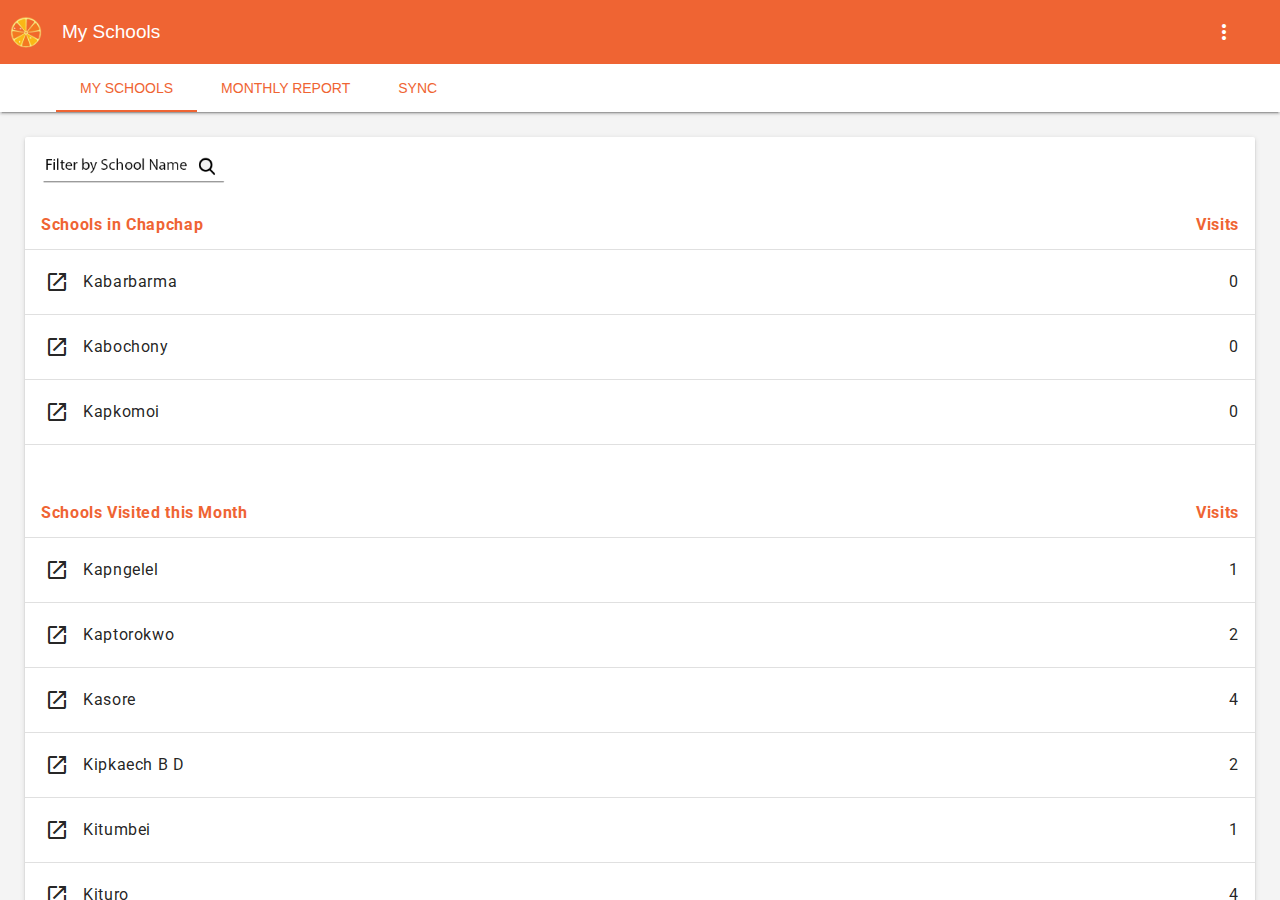
<file: index.html>
<!doctype html>
<!--
  Material Design Lite
  Copyright 2015 Google Inc. All rights reserved.

  Licensed under the Apache License, Version 2.0 (the "License");
  you may not use this file except in compliance with the License.
  You may obtain a copy of the License at

      https://www.apache.org/licenses/LICENSE-2.0

  Unless required by applicable law or agreed to in writing, software
  distributed under the License is distributed on an "AS IS" BASIS,
  WITHOUT WARRANTIES OR CONDITIONS OF ANY KIND, either express or implied.
  See the License for the specific language governing permissions and
  limitations under the License
-->

<html lang="en">

<head>
  <meta charset="utf-8">
  <meta http-equiv="X-UA-Compatible" content="IE=edge">
  <meta name="description" content="Introducing Lollipop, a sweet new take on Android.">
  <meta name="viewport" content="width=device-width, initial-scale=1.0, minimum-scale=1.0">
  <title>Android</title>

  <!-- Page styles -->
  <link rel="stylesheet" href="https://fonts.googleapis.com/css?family=Roboto:regular,bold,italic,thin,light,bolditalic,black,medium&amp;lang=en">
  <link rel="stylesheet" href="https://fonts.googleapis.com/icon?family=Material+Icons">
  <link rel="stylesheet" href="mdl/material.min.css">
  <link rel="stylesheet" href="styles.css">
</head>

<body>
  <div class="site mdl-layout mdl-js-layout">

    <div class="tangerine-header mdl-layout__header mdl-layout--fixed-header">
      <div class="mdl-layout__header-row tangerine-header-row">
        <a href="index.html" class="mdl-button mdl-js-button mdl-js-ripple-effect mdl-button--icon">
          <img class="tangerine-logo-image" src="images/tangerineLogo.png" height="32px">
        </a>
        <span class="tangerine-page-title">My Schools</span>
        <!-- Add spacer, to align navigation to the right in desktop -->
        <div class="android-header-spacer mdl-layout-spacer"></div>

        <!-- Right aligned menu below button -->
        <button id="demo-menu-lower-right" class="mdl-button mdl-js-button mdl-button--icon">
            <i class="material-icons">more_vert</i>
          </button>

      </div>
      <div class="mdl-layout__tab-bar mdl-js-ripple-effect">
        <a href="#fixed-tab-1" class="mdl-layout__tab is-active">My Schools</a>
        <a href="#fixed-tab-2" class="mdl-layout__tab">Monthly Report</a>
        <a href="#fixed-tab-3" class="mdl-layout__tab" disabled>Sync</a>
      </div>
    </div>


    <ul class="mdl-menu mdl-menu--bottom-right mdl-js-menu mdl-js-ripple-effect" for="demo-menu-lower-right">
      <li class="mdl-menu__item"><a href="index.html">Home</a></li>
      <li class="mdl-menu__item">Settings</li>
      <li class="mdl-menu__item">Logout</li>
    </ul>

    <div class="android-content mdl-layout__content">


      <style>

      </style>
      <div class="mdl-tabs mdl-js-tabs mdl-js-ripple-effect">

        <div class="mdl-tabs__panel is-active" id="feedback">
          <section class="mdl-layout__tab-panel is-active tangerine-tab-content--text-pad" id="fixed-tab-1">
            <div class="page-content">
              <div class="tangerine-feedback--text-pad">

                <div class="tangerine-card-full-width mdl-card mdl-shadow--2dp">

                  <img src="images/search-input.png" width="200px" id="search-input" />

                  <ul class="tangerine-school-list mdl-list">
                    <li class="mdl-list__item">
                      <span class="mdl-list__item-primary-content tangerine-list-header">
                        Schools in Chapchap
                      </span>
                      <span class="mdl-list__item-secondary-action tangerine-list-header">
                        Visits
                      </span>
                    </li>
                    <li class="mdl-list__item">
                      <span class="mdl-list__item-primary-content">
                        <a href="schoolWorkflows.html" class="mdl-button mdl-button--icon"><i class="material-icons mdl-list__item-open_in_new">open_in_new</i></a>
                        <span class="tangerine-school-name">Kabarbarma</span>
                      </span>
                      <span class="mdl-list__item-secondary-action">
                        0
                      </span>
                    </li>
                    <li class="mdl-list__item">
                      <span class="mdl-list__item-primary-content">
                        <a href="schoolWorkflows.html" class="mdl-button mdl-button--icon"><i class="material-icons mdl-list__item-open_in_new">open_in_new</i></a>
                        <span class="tangerine-school-name">Kabochony</span>
                      </span>
                      <span class="mdl-list__item-secondary-action">
                        0
                      </span>
                    </li>
                    <li class="mdl-list__item">
                      <span class="mdl-list__item-primary-content">
                        <a href="schoolWorkflows.html" class="mdl-button mdl-button--icon"><i class="material-icons mdl-list__item-open_in_new">open_in_new</i></a>
                        <span class="tangerine-school-name">Kapkomoi</span>
                      </span>
                      <span class="mdl-list__item-secondary-action">
                        0
                      </span>
                    </li>
                  </ul>

                  <ul class="tangerine-school-list mdl-list">
                    <li class="mdl-list__item">
                      <span class="mdl-list__item-primary-content tangerine-list-header">
                        Schools Visited this Month
                      </span>
                      <span class="mdl-list__item-secondary-action tangerine-list-header">
                        Visits
                      </span>
                    </li>
                    <li class="mdl-list__item">
                      <span class="mdl-list__item-primary-content">
                        <a href="schoolWorkflows.html" class="mdl-button mdl-button--icon"><i class="material-icons mdl-list__item-open_in_new">open_in_new</i></a>
                        <span class="tangerine-school-name">Kapngelel</span>
                      </span>
                      <span class="mdl-list__item-secondary-action">
                        1
                      </span>
                    </li>
                    <li class="mdl-list__item">
                      <span class="mdl-list__item-primary-content">
                        <a href="schoolWorkflows.html" class="mdl-button mdl-button--icon"><i class="material-icons mdl-list__item-open_in_new">open_in_new</i></a>
                        <span class="tangerine-school-name">Kaptorokwo</span>
                      </span>
                      <span class="mdl-list__item-secondary-action">
                        2
                      </span>
                    </li>
                    <li class="mdl-list__item">
                      <span class="mdl-list__item-primary-content">
                        <a href="schoolWorkflows.html" class="mdl-button mdl-button--icon"><i class="material-icons mdl-list__item-open_in_new">open_in_new</i></a>
                        <span class="tangerine-school-name">Kasore</span>
                      </span>
                      <span class="mdl-list__item-secondary-action">
                        4
                      </span>
                    </li>
                    <li class="mdl-list__item">
                      <span class="mdl-list__item-primary-content">
                        <a href="schoolWorkflows.html" class="mdl-button mdl-button--icon"><i class="material-icons mdl-list__item-open_in_new">open_in_new</i></a>
                        <span class="tangerine-school-name">Kipkaech B D</span>
                      </span>
                      <span class="mdl-list__item-secondary-action">
                        2
                      </span>
                    </li>
                    <li class="mdl-list__item">
                      <span class="mdl-list__item-primary-content">
                        <a href="schoolWorkflows.html" class="mdl-button mdl-button--icon"><i class="material-icons mdl-list__item-open_in_new">open_in_new</i></a>
                        <span class="tangerine-school-name">Kitumbei</span>
                      </span>
                      <span class="mdl-list__item-secondary-action">
                        1
                      </span>
                    </li>
                    <li class="mdl-list__item">
                      <span class="mdl-list__item-primary-content">
                        <a href="schoolWorkflows.html" class="mdl-button mdl-button--icon"><i class="material-icons mdl-list__item-open_in_new">open_in_new</i></a>
                        <span class="tangerine-school-name">Kituro</span>
                      </span>
                      <span class="mdl-list__item-secondary-action">
                        4
                      </span>
                    </li>
                    <li class="mdl-list__item">
                      <span class="mdl-list__item-primary-content">
                        <a href="schoolWorkflows.html" class="mdl-button mdl-button--icon"><i class="material-icons mdl-list__item-open_in_new">open_in_new</i></a>
                        <span class="tangerine-school-name">Ngetmoi</span>
                      </span>
                      <span class="mdl-list__item-secondary-action">
                        1
                      </span>
                    </li>
                    <li class="mdl-list__item">
                      <span class="mdl-list__item-primary-content">
                        <a href="schoolWorkflows.html" class="mdl-button mdl-button--icon"><i class="material-icons mdl-list__item-open_in_new">open_in_new</i></a>
                        <span class="tangerine-school-name">Sesya</span>
                      </span>
                      <span class="mdl-list__item-secondary-action">
                        2
                      </span>
                    </li>
                  </ul>

                </div>

              </div>

            </div>
          </section>
          <section class="mdl-layout__tab-panel tangerine-tab-content--text-pad" id="fixed-tab-2">
            <div class="page-content">
              <div class="tangerine-feedback--text-pad">

                <div>
                  <img src="images/monthly-report.png" width="100%">
                </div>

              </div>

            </div>
          </section>
          <section class="mdl-layout__tab-panel tangerine-tab-content--text-pad" id="fixed-tab-3" disabled>
            <div class="page-content">
              <div class="tangerine-feedback--text-pad">
                <h1>Sync</h1>

                <p class="tangerine-card--p">This feature has not been implemented in this prototype.</p>

              </div>

            </div>
          </section>

        </div>

      </div>




    </div>
    <div class="mdl-layout__obfuscator">
    </div>
    <script src="scripts.js"></script>
    <script src="mdl/material.min.js"></script>
</body>

</html>
</file>
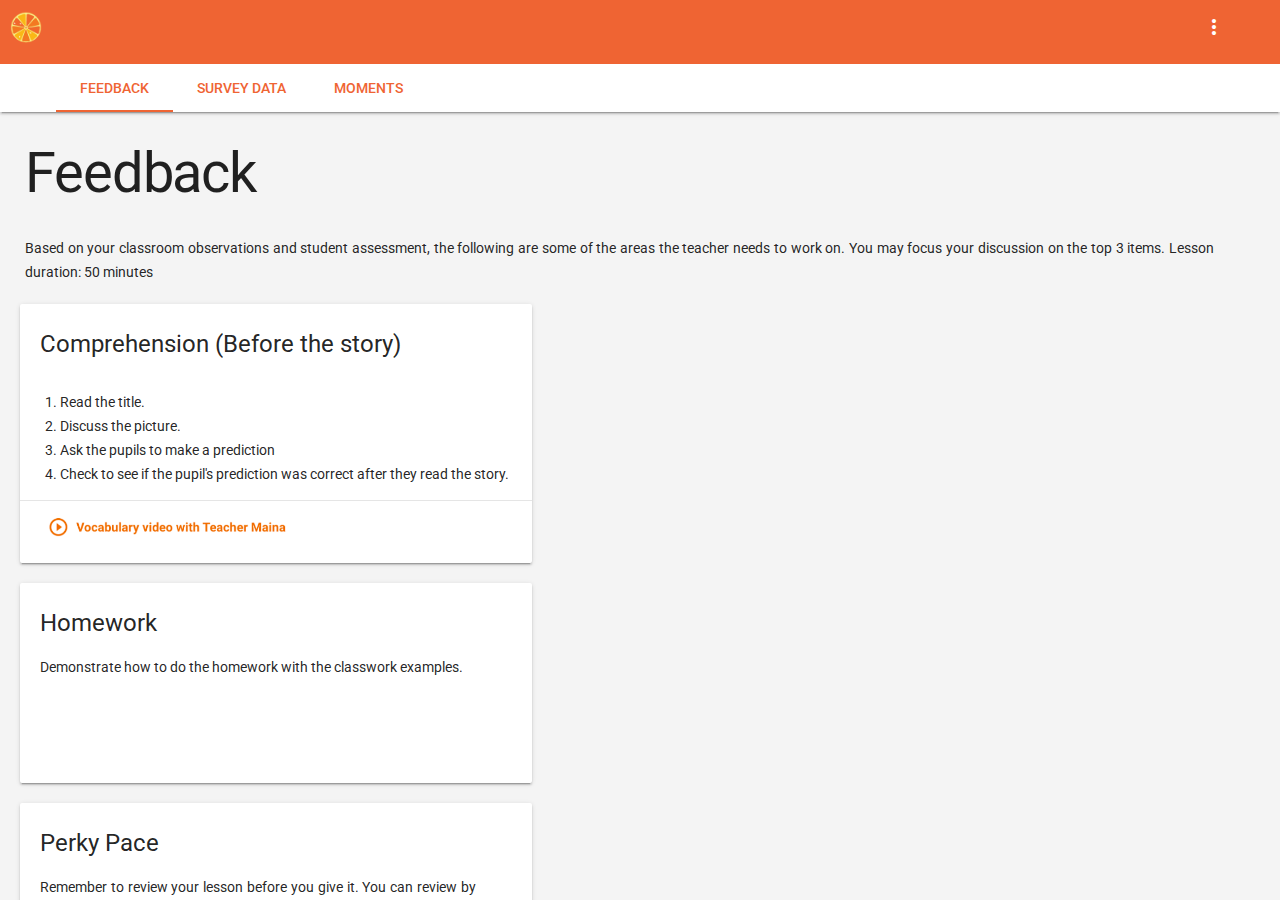
<file: feedback.html>
<!doctype html>
<!--
  Material Design Lite
  Copyright 2015 Google Inc. All rights reserved.

  Licensed under the Apache License, Version 2.0 (the "License");
  you may not use this file except in compliance with the License.
  You may obtain a copy of the License at

      https://www.apache.org/licenses/LICENSE-2.0

  Unless required by applicable law or agreed to in writing, software
  distributed under the License is distributed on an "AS IS" BASIS,
  WITHOUT WARRANTIES OR CONDITIONS OF ANY KIND, either express or implied.
  See the License for the specific language governing permissions and
  limitations under the License
-->

<html lang="en">

<head>
	<meta charset="utf-8">
	<meta http-equiv="X-UA-Compatible" content="IE=edge">
	<meta name="description" content="Introducing Lollipop, a sweet new take on Android.">
	<meta name="viewport" content="width=device-width, initial-scale=1.0, minimum-scale=1.0">
	<title>Android</title>

	<!-- Page styles -->
	<link rel="stylesheet" href="https://fonts.googleapis.com/css?family=Roboto:regular,bold,italic,thin,light,bolditalic,black,medium&amp;lang=en">
	<link rel="stylesheet" href="https://fonts.googleapis.com/icon?family=Material+Icons">
	<link rel="stylesheet" href="mdl/material.min.css">
	<link rel="stylesheet" href="styles.css">
	<link rel="stylesheet" href="tl-styles.css">
	<link rel="stylesheet" href="feedback-styles.css">
	<style>
		#view-source {
			position: fixed;
			display: block;
			right: 0;
			bottom: 0;
			margin-right: 40px;
			margin-bottom: 40px;
			z-index: 900;
		}
	</style>
</head>

<body>

	<div style="display:none" class="movie-player-overlay tangerine-overlay">
		<img style="position: relative;
  top: 50%;
  transform: translateY(-50%);" width="85%" src="assets/movie-player.png">
	</div>

	<div class="site mdl-layout mdl-js-layout">

		<div class="tangerine-header mdl-layout__header mdl-layout--fixed-header">
			<div class="mdl-layout__header-row tangerine-header-row">
				<a href="index.html" class="mdl-button mdl-js-button mdl-js-ripple-effect mdl-button--icon">
					<img class="tangerine-logo-image" src="images/tangerineLogo.png" height="32px">
				</a>
				<!-- Add spacer, to align navigation to the right in desktop -->
				<div class="android-header-spacer mdl-layout-spacer"></div>

				<!-- Right aligned menu below button -->
				<button id="demo-menu-lower-right" class="mdl-button mdl-js-button mdl-button--icon">
            <i class="material-icons">more_vert</i>
          </button>

			</div>
			<div class="mdl-layout__tab-bar mdl-js-ripple-effect">
				<a href="#fixed-tab-1" class="mdl-layout__tab is-active">Feedback</a>
				<a href="#fixed-tab-2" class="mdl-layout__tab">Survey Data</a>
				<a href="#fixed-tab-3" class="mdl-layout__tab">Moments</a>
			</div>
		</div>


		<ul class="mdl-menu mdl-menu--bottom-right mdl-js-menu mdl-js-ripple-effect" for="demo-menu-lower-right">
			<li class="mdl-menu__item"><a href="index.html">Home</a></li>
			<li class="mdl-menu__item">Settings</li>
			<li class="mdl-menu__item">Logout</li>
		</ul>

		<div class="android-content mdl-layout__content">

			<script src="https://code.jquery.com/jquery-3.2.1.js"></script>

			<!-- Wide card with share menu button -->
			<style>

			</style>
			<div class="mdl-tabs mdl-js-tabs mdl-js-ripple-effect">

				<div class="mdl-tabs__panel is-active" id="feedback">
					<section class="mdl-layout__tab-panel is-active" id="fixed-tab-1">
						<div class="page-content">
							<div class="tangerine-feedback--text-pad">
								<h1> Feedback </h1>

								<p class="tangerine-card--p">Based on your classroom observations and student assessment, the following are some of the areas the teacher needs
									to work on. You may focus your discussion on the top 3 items. Lesson duration: 50 minutes</p>

							</div>


							<div class="demo-card-wide mdl-card mdl-shadow--2dp">

								<h4 class="tangerine-feedback-title">Comprehension (Before the story)</h4>
								<ol>
									<li>Read the title.</li>
									<li>Discuss the picture.</li>
									<li>Ask the pupils to make a prediction</li>
									<li>Check to see if the pupil's prediction was correct after they read the story.</li>
								</ol>

								<div class="mdl-card__actions mdl-card--border">
									<a class="open-movie-player mdl-button mdl-button--colored mdl-js-button mdl-js-ripple-effect">
										<img width=250 src="assets/watch-training.png">
									</a>
								</div>

							</div>

							<div class="demo-card-wide mdl-card mdl-shadow--2dp">

								<h4 class="tangerine-feedback-title">Homework</h4>
								<p class="tangerine-feedback-title">Demonstrate how to do the homework with the classwork examples.</p>

							</div>

							<div class="demo-card-wide mdl-card mdl-shadow--2dp">

								<h4 class="tangerine-feedback-title">Perky Pace</h4>
								<p class="tangerine-feedback-title">Remember to review your lesson before you give it. You can review by practicing it, review parts that you are unsure
									about, and timing yourself as you practice.</p>

							</div>

							<div class="demo-card-wide mdl-card mdl-shadow--2dp">

								<h4 class="tangerine-feedback-title">Staying on Pace</h4>
								<p class="tangerine-feedback-title">It is important to teach Tusome lessons every day. If you fall behind in your Tusome lessons, your children will
									not be able to read or perform well on exams. If you are falling behind, teach two Tusome lessons on one day to
									catch up.
								</p>

							</div>

							<div class="demo-card-wide mdl-card mdl-shadow--2dp">

								<h4 class="tangerine-feedback-title">Student Assessment Results</h4>
								<p class="tangerine-feedback-title">The students that were assessed in this class achieved on average 623 correct items per minute.</p>
								<ol>
									<li class="tangerine-feedback-title">For Kiswahili, the end of grade benchmark is 17 correct items per minute in Class 1 and 45 correct items per minute
										in Class 2.</li>
									<li class="tangerine-feedback-title">For English, the end of grade benchmark is 30 correct items per minute in Class 1 and 65 correct items per minute
										in Class 2.</li>
								</ol>
								<p class="tangerine-feedback-title">
									Use this information in your discussions with the teacher.
								</p>

							</div>

							<div class="demo-card-wide mdl-card mdl-shadow--2dp">

								<h4 class="tangerine-feedback-title">TAC/Coach Notes</h4>
								<p class="tangerine-feedback-title">How did the feedback session go? What do you hope the teacher will change for next time?</p>

							</div>
						</div>
					</section>
					<section class="mdl-layout__tab-panel" id="fixed-tab-2">
						<div class="page-content">




							<div class="demo-card-wide mdl-card mdl-shadow--2dp">
								<div class="mdl-card__supporting-text">
									<h5>Did the teacher teach the song?</h5>
								</div>
								<div class="mdl-card__supporting-text">
									<button class="mdl-button mdl-js-button mdl-button--raised"> Yes </button>
									<button class="mdl-button mdl-js-button mdl-button--raised mdl-button--colored"> No </button>
									<button class="mdl-button mdl-js-button mdl-button--raised"> Not Applicable </button>
								</div>
							</div>

							<div class="demo-card-wide mdl-card mdl-shadow--2dp">
								<div class="mdl-card__supporting-text">
									<h5>What Phonemic Awareness activities were modeled?</h5>
								</div>
								<div class="mdl-card__supporting-text">
									<button class="mdl-button mdl-js-button mdl-button--raised"> Thumbs up/Thumbs down </button>
									<button class="mdl-button mdl-js-button mdl-button--raised"> Blending </button>
									<button class="mdl-button mdl-js-button mdl-button--raised mdl-button--colored"> Segmenting </button>
									<button class="mdl-button mdl-js-button mdl-button--raised"> Not applicable </button>
									<button class="mdl-button mdl-js-button mdl-button--raised"> This section was skipped </button>
								</div>
							</div>

							<div class="demo-card-wide mdl-card mdl-shadow--2dp">
								<div class="mdl-card__supporting-text">
									<h5>What Vocabulary strategies were modeled?</h5>
								</div>
								<div class="mdl-card__supporting-text">
									<button class="mdl-button mdl-js-button mdl-button--raised mdl-button--colored"> Gesture </button>
									<button class="mdl-button mdl-js-button mdl-button--raised"> Make a sentence </button>
									<button class="mdl-button mdl-js-button mdl-button--raised"> Give definition </button>
									<button class="mdl-button mdl-js-button mdl-button--raised"> Point to something </button>
									<button class="mdl-button mdl-js-button mdl-button--raised"> Use a picture </button>
									<button class="mdl-button mdl-js-button mdl-button--raised"> Give another word in English/MT or Kiswahili</button>
									<button class="mdl-button mdl-js-button mdl-button--raised"> Not applicable </button>
									<button class="mdl-button mdl-js-button mdl-button--raised"> This section was skipped </button>
								</div>
							</div>



							<div class="demo-card-wide mdl-card mdl-shadow--2dp">
								<div class="mdl-card__supporting-text">
									<h5>Did the teacher define the word correctly?</h5>
								</div>
								<div class="mdl-card__supporting-text">
									<button class="mdl-button mdl-js-button mdl-button--raised"> Yes </button>
									<button class="mdl-button mdl-js-button mdl-button--raised"> No </button>
									<button class="mdl-button mdl-js-button mdl-button--raised mdl-button--colored"> Not Applicable </button>
								</div>
							</div>

							<div class="demo-card-wide mdl-card mdl-shadow--2dp">
								<div class="mdl-card__supporting-text">
									<h5>Did the teacher support the children to make sentences with the words?</h5>
								</div>
								<div class="mdl-card__supporting-text">
									<button class="mdl-button mdl-js-button mdl-button--raised"> Yes </button>
									<button class="mdl-button mdl-js-button mdl-button--raised mdl-button--colored"> No </button>
									<button class="mdl-button mdl-js-button mdl-button--raised"> Not Applicable </button>
								</div>
							</div>

							<div class="demo-card-wide mdl-card mdl-shadow--2dp">
								<div class="mdl-card__supporting-text">
									<h5>Was there any grammar activity in the lesson?</h5>
								</div>
								<div class="mdl-card__supporting-text">
									<button class="mdl-button mdl-js-button mdl-button--raised mdl-button--colored"> Yes </button>
									<button class="mdl-button mdl-js-button mdl-button--raised"> No </button>
								</div>
							</div>

							<div class="demo-card-wide mdl-card mdl-shadow--2dp">
								<div class="mdl-card__supporting-text">
									<h5>What Comprehension (before the story) activities were modeled?</h5>
								</div>
								<div class="mdl-card__supporting-text">
									<button class="mdl-button mdl-js-button mdl-button--raised"> Read title </button>
									<button class="mdl-button mdl-js-button mdl-button--raised mdl-button--colored"> Talk about picture(s) </button>
									<button class="mdl-button mdl-js-button mdl-button--raised"> Prediction </button>
									<button class="mdl-button mdl-js-button mdl-button--raised"> This section was skipped </button>
								</div>
							</div>



						</div>
					</section>
					<section class="mdl-layout__tab-panel" id="fixed-tab-3">
						<div class="page-content" style="margin:15px 15px">
							<img width=260 src="assets/feedback-lesson-duration.png">
							<p style="margin: 10px 15px">
								These are the moments you captured. Item you do not save will be deleted.
							</p>
							<img src="assets/feedback-audio.png" width="100%">
							<img src="assets/feedback-bookmarked.png" width="100%">
							<img src="assets/feedback-photos.png" width="100%">
							<img src="assets/feedback-audio.png" width="100%">
							<img src="assets/feedback-photos.png" width="100%">

						</div>
					</section>

				</div>

			</div>




		</div>
		<div class="mdl-layout__obfuscator">
		</div>
		<script src="scripts.js"></script>
		<script src="mdl/material.min.js"></script>
</body>

</html>
</file>
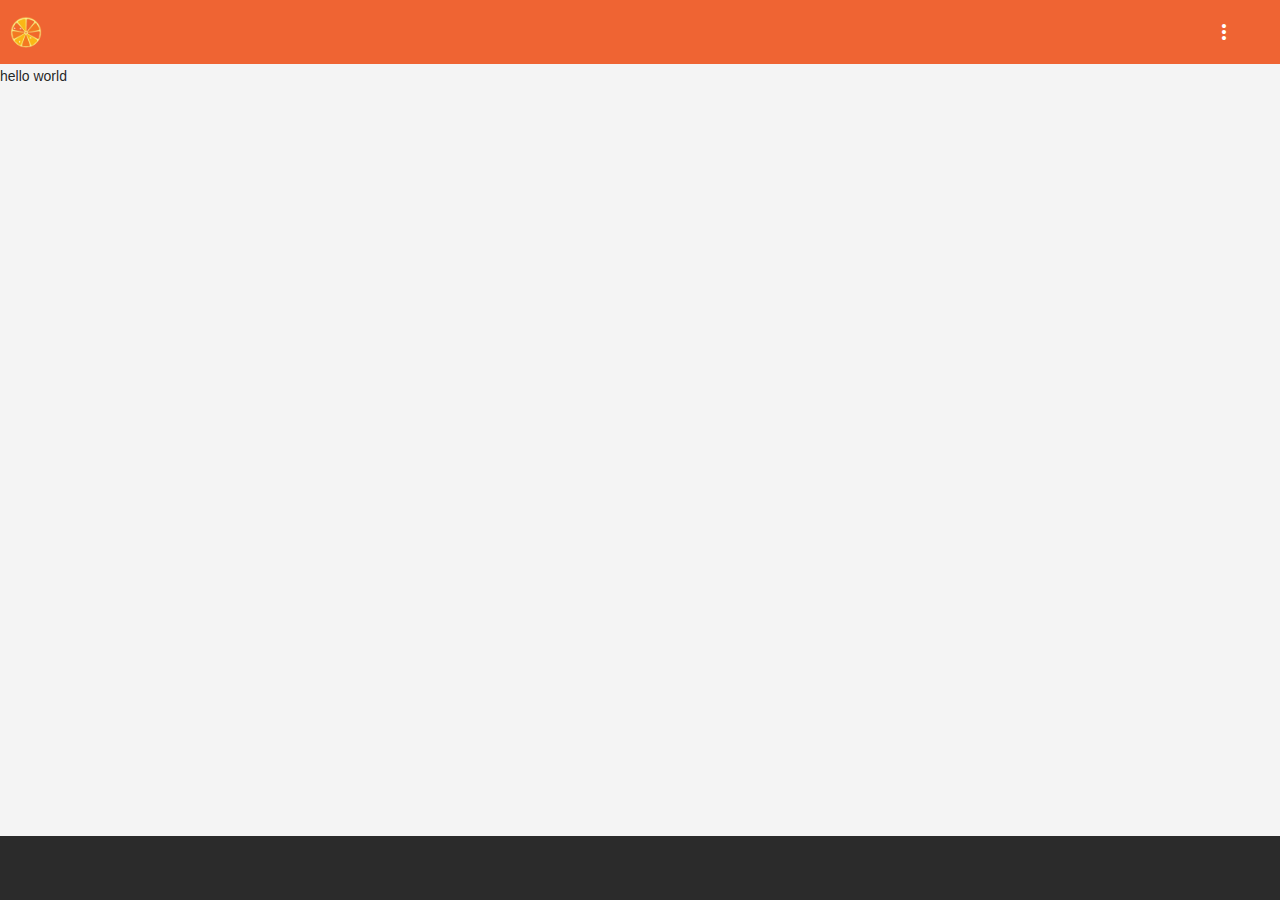
<file: template.html>
<!doctype html>
<!--
  Material Design Lite
  Copyright 2015 Google Inc. All rights reserved.

  Licensed under the Apache License, Version 2.0 (the "License");
  you may not use this file except in compliance with the License.
  You may obtain a copy of the License at

      https://www.apache.org/licenses/LICENSE-2.0

  Unless required by applicable law or agreed to in writing, software
  distributed under the License is distributed on an "AS IS" BASIS,
  WITHOUT WARRANTIES OR CONDITIONS OF ANY KIND, either express or implied.
  See the License for the specific language governing permissions and
  limitations under the License
-->

<html lang="en">
  <head>
    <meta charset="utf-8">
    <meta http-equiv="X-UA-Compatible" content="IE=edge">
    <meta name="description" content="Introducing Lollipop, a sweet new take on Android.">
    <meta name="viewport" content="width=device-width, initial-scale=1.0, minimum-scale=1.0">
    <title>Android</title>

    <!-- Page styles -->
    <link rel="stylesheet" href="https://fonts.googleapis.com/css?family=Roboto:regular,bold,italic,thin,light,bolditalic,black,medium&amp;lang=en">
    <link rel="stylesheet" href="https://fonts.googleapis.com/icon?family=Material+Icons">
    <link rel="stylesheet" href="mdl/material.min.css">
    <link rel="stylesheet" href="styles.css">
    <style>
    #view-source {
      position: fixed;
      display: block;
      right: 0;
      bottom: 0;
      margin-right: 40px;
      margin-bottom: 40px;
      z-index: 900;
    }
    </style>
  </head>
  <body>
    <div class="site mdl-layout mdl-js-layout">

      <div class="tangerine-header mdl-layout__header mdl-layout__header--waterfall">
        <div class="mdl-layout__header-row tangerine-header-row">
          <button class="mdl-button mdl-js-button mdl-js-ripple-effect mdl-button--icon">
            <img class="tangerine-logo-image" src="images/tangerineLogo.png" height="32px">
          </button>
          <!-- Add spacer, to align navigation to the right in desktop -->
          <div class="android-header-spacer mdl-layout-spacer"></div>

          <!-- Right aligned menu below button -->
          <button id="demo-menu-lower-right" class="mdl-button mdl-js-button mdl-button--icon">
            <i class="material-icons">more_vert</i>
          </button>
          
        </div>
      </div>


        <ul class="mdl-menu mdl-menu--bottom-right mdl-js-menu mdl-js-ripple-effect" for="demo-menu-lower-right">
          <li class="mdl-menu__item"><a href="index.html">Home</a></li>
          <li class="mdl-menu__item">Settings</li>
          <li class="mdl-menu__item">Logout</li>
        </ul>

      <div class="android-content mdl-layout__content">
        
        <p>hello world</p>

        
      </div>
      <footer class="tangerine-footer mdl-mini-footer">
            
      </footer>
      <div class="mdl-layout__obfuscator">
    </div>
    <script src="scripts.js"></script>
    <script src="mdl/material.min.js"></script>
  </body>
</html>
</file>
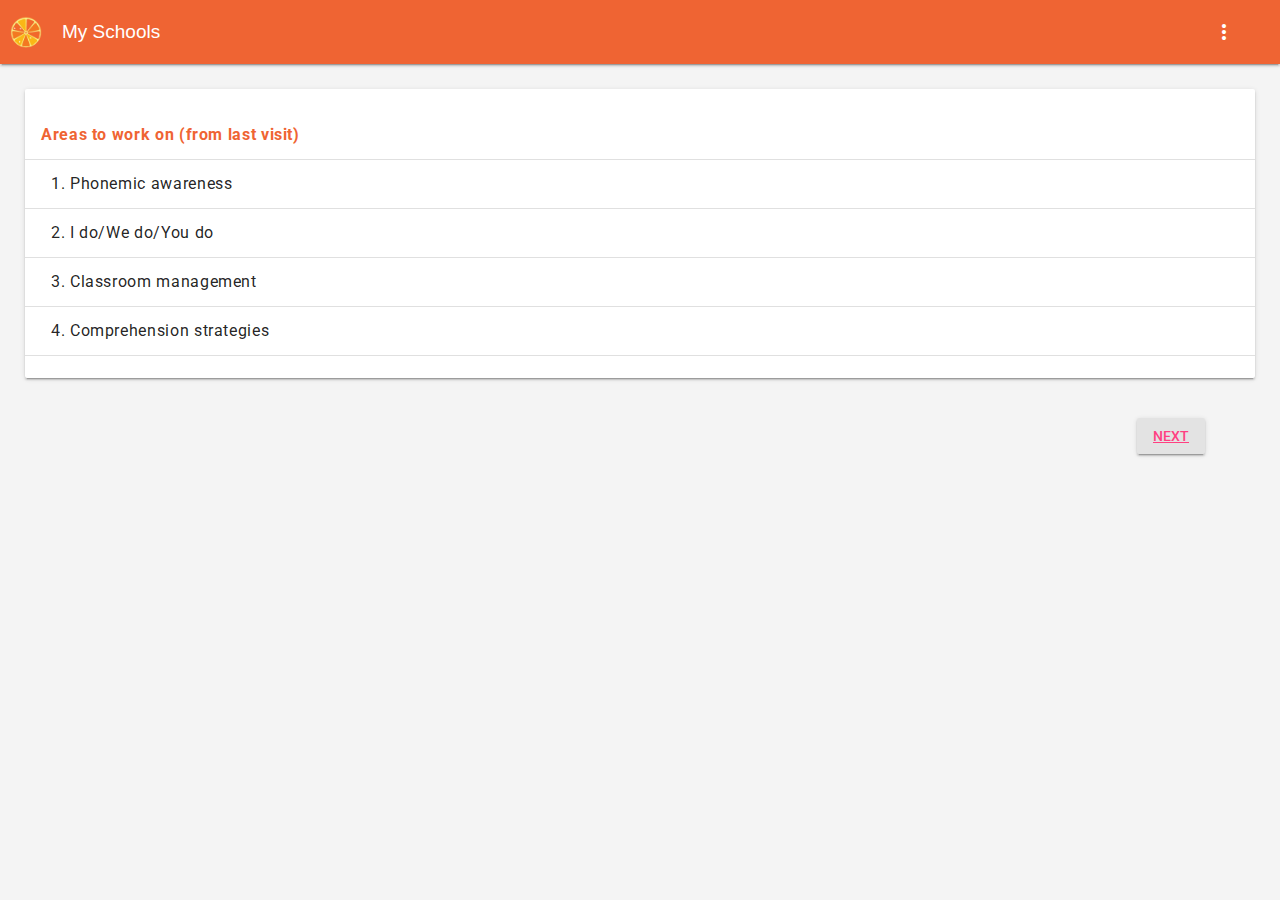
<file: to-work-on.html>
<!doctype html>
<!--
  Material Design Lite
  Copyright 2015 Google Inc. All rights reserved.

  Licensed under the Apache License, Version 2.0 (the "License");
  you may not use this file except in compliance with the License.
  You may obtain a copy of the License at

      https://www.apache.org/licenses/LICENSE-2.0

  Unless required by applicable law or agreed to in writing, software
  distributed under the License is distributed on an "AS IS" BASIS,
  WITHOUT WARRANTIES OR CONDITIONS OF ANY KIND, either express or implied.
  See the License for the specific language governing permissions and
  limitations under the License
-->

<html lang="en">

<head>
  <meta charset="utf-8">
  <meta http-equiv="X-UA-Compatible" content="IE=edge">
  <meta name="description" content="Introducing Lollipop, a sweet new take on Android.">
  <meta name="viewport" content="width=device-width, initial-scale=1.0, minimum-scale=1.0">
  <title>Android</title>

  <!-- Page styles -->
  <link rel="stylesheet" href="https://fonts.googleapis.com/css?family=Roboto:regular,bold,italic,thin,light,bolditalic,black,medium&amp;lang=en">
  <link rel="stylesheet" href="https://fonts.googleapis.com/icon?family=Material+Icons">
  <link rel="stylesheet" href="mdl/material.min.css">
  <link rel="stylesheet" href="styles.css">
</head>

<body>
  <div class="site mdl-layout mdl-js-layout">

    <div class="tangerine-header mdl-layout__header mdl-layout--fixed-header">
      <div class="mdl-layout__header-row tangerine-header-row">
        <a href="index.html" class="mdl-button mdl-js-button mdl-js-ripple-effect mdl-button--icon">
          <img class="tangerine-logo-image" src="images/tangerineLogo.png" height="32px">
        </a>
        <span class="tangerine-page-title">My Schools</span>
        <!-- Add spacer, to align navigation to the right in desktop -->
        <div class="android-header-spacer mdl-layout-spacer"></div>

        <!-- Right aligned menu below button -->
        <button id="demo-menu-lower-right" class="mdl-button mdl-js-button mdl-button--icon">
            <i class="material-icons">more_vert</i>
          </button>

      </div>
    </div>


    <ul class="mdl-menu mdl-menu--bottom-right mdl-js-menu mdl-js-ripple-effect" for="demo-menu-lower-right">
      <li class="mdl-menu__item"><a href="index.html">Home</a></li>
      <li class="mdl-menu__item">Settings</li>
      <li class="mdl-menu__item">Logout</li>
    </ul>

    <div class="android-content mdl-layout__content">


      <div class="mdl-tabs mdl-js-tabs mdl-js-ripple-effect">

        <div class="mdl-tabs__panel is-active" id="feedback">
          <section class="mdl-layout__tab-panel is-active tangerine-tab-content--text-pad" id="fixed-tab-1">
            <div class="page-content">
              <div class="tangerine-feedback--text-pad">

                <div class="tangerine-card-full-width mdl-card mdl-shadow--2dp">


                  <ul class="tangerine-school-list mdl-list">
                    <li class="mdl-list__item">
                      <span class="mdl-list__item-primary-content tangerine-list-header">
                        Areas to work on (from last visit) 
                      </span>
                    </li>
                    <li class="mdl-list__item">
                      <span class="mdl-list__item-primary-content">
                        <span class="tangerine-school-name">1. Phonemic awareness</span>
                      </span>
                    </li>
                    <li class="mdl-list__item">
                      <span class="mdl-list__item-primary-content">
                        <span class="tangerine-school-name">2. I do/We do/You do</span>
                      </span>
                    </li>
                    <li class="mdl-list__item">
                      <span class="mdl-list__item-primary-content">
                        <span class="tangerine-school-name">3. Classroom management</span>
                      </span>
                    </li>
                    <li class="mdl-list__item">
                      <span class="mdl-list__item-primary-content">
                        <span class="tangerine-school-name">4. Comprehension strategies</span>
                      </span>
                    </li>
                  </ul>

                </div>

              </div>

            </div>
          </section>
          <section class="mdl-layout__tab-panel tangerine-tab-content--text-pad" id="fixed-tab-2">
            <div class="page-content">
              <div class="tangerine-feedback--text-pad">

                <div>
                  <img src="images/monthly-report.png" width="100%">
                </div>

              </div>

            </div>
          </section>
          <section class="mdl-layout__tab-panel tangerine-tab-content--text-pad" id="fixed-tab-3" disabled>
            <div class="page-content">
              <div class="tangerine-feedback--text-pad">
                <h1>Sync</h1>

                <p class="tangerine-card--p">This feature has not been implemented in this prototype.</p>

              </div>

            </div>
          </section>

        <button class="mdl-button mdl-js-button mdl-button--raised" style="float:right; margin: 15px 75px 35px 0">
          <a href="lesson.html">Next</a>
        </button>


        </div>

      </div>




    </div>
    <div class="mdl-layout__obfuscator">
    </div>
    <script src="scripts.js"></script>
    <script src="mdl/material.min.js"></script>
</body>

</html>
</file>
<file: styles.css>
body {
  background: #F4F4F4;
}

.tangerine-header {
  display: block !important;
  background-color: #ef6433;
}

.tangerine-header-row {
  padding-left: 10px;
}

.tangerine-page-title {
  font-size: 19px;
}

.tangerine-page-title a, .tangerine-page-title a:hover {
  color: #F8F185; 
  text-decoration: none
}

.mdl-menu__item a, .mdl-menu__item a:hover {
  color:rgba(0,0,0,.87);
  text-decoration: none;
}

.tangerine-page-title {
  padding-left: 20px;
}

.tangerine-footer {
  background-color: #2b2b2b;
}

.tangerine-school-list li {
  border-bottom: 1px solid rgba(0,0,0,.12)
}

.tangerine-list-header {
  font-weight: bold;
  color: #EF6433;
}

.tangerine-school-name {
  padding-left: 10px;
}

.tangerine-tab-bar {
  justify-content: left;
}

.tangerine-tab-content--text-pad{
    padding: 25px;
    /* padding-right: 4.7rem; */
    text-align: justify;
}

#search-input {
    background-color: #fff;
    position: relative;
    left: 10px;
    top: 10px;
}

.tangerine-tab-content--text-pad h1{
  margin: 0 0 25px 0;
}

.tangerine-card-full-width {
  width: 100%;
}

.mdl-tabs.is-upgraded .mdl-tabs__tab.is-active {
    color: #EF6433;
}

.mdl-layout.is-upgraded .mdl-layout__tab.is-active::after {
    background-color: #EF6433 !important;
}

.mdl-tabs__tab{
    color: #EF6433;
}

.mdl-layout__tab-bar-button, .mdl-layout__tab-bar{
    background-color: #fff;
    /*color: #EF6433;*/
}

.mdl-layout.is-upgraded .mdl-layout__tab.is-active, .mdl-layout__tab{
    color: #EF6433;
}
</file>
<file: tl-styles.css>
.tangerine-overlay {
  position: fixed;
  top: 0px;
  right: 0px;
  z-index: 9999;
  width: 100%;
}

.movie-player-overlay {
  position: fixed;
  top: 0px;
  right: 0px;
  z-index: 999;
  height: 100%;
  background: black;
  text-align: center;

}

.mdl-button {
  margin: 0 10px 10px 0;
}

.mdl-button--raised.mdl-button--colored,
.mdl-button--raised.mdl-button--colored:active {
  background: #ef6433 !important;
}

/*
  Question Component
 */

.demo-card-wide.mdl-card {
  width: 512px;
  margin: 20px;
}
.demo-card-wide > .mdl-card__title {
  color: #fff;
  height: 176px;
  background: #000 center / cover;
}
.demo-card-wide > .mdl-card__menu {
  color: #fff;
}

/*
  Sticky bar
 */
.sticky-bar--container {
  position: fixed;
  width: 100%;
  height: 100px;
  background: black;
  bottom: 0px;
  z-index: 99;
}

/*
  Timer component
  */
.timer {
  padding-top: 2px;
  border-right: solid #EEE 1px;
  color: #AAA;
  font-size: 1.3em;
}

/*
  Header
  */
.tangerine-header--bar {
  height: 50px;
  background: white;
  width: 100%;
}
.tangerine-header--bar--button {
  color: #757575;
  font-size: 12px;
  text-transform: uppercase;
  font-family: "Roboto","Helvetica","Arial",sans-serif;
  font-weight: 500;
}
</file>
<file: feedback-styles.css>
html, body{
    font-family: "Roboto","Helvetica","Arial",sans-serif;
}
.tangerine-feedback--text-pad{
    padding-left: 25px;
    padding-right: 4.7rem;
    text-align: justify;
}

.tangerine-feedback-title{
    padding-left: 20px;
    text-align: justify;
    padding-right: 4rem;
}

.mdl-button.mdl-button--colored {
    color: #fff;
}

.mdl-button{
    text-transform: none;
}

.mdl-tabs.is-upgraded .mdl-tabs__tab.is-active {
    color: #EF6433;
}
.mdl-tabs__tab{
    color: #EF6433;
}

.mdl-layout__tab-bar-button, .mdl-layout__tab-bar{
    background-color: #fff;
    /*color: #EF6433;*/
}

.mdl-layout.is-upgraded .mdl-layout__tab.is-active, .mdl-layout__tab{
    color: #EF6433;
}
</file>
<file: mdl/material.min.css>
/**
 * material-design-lite - Material Design Components in CSS, JS and HTML
 * @version v1.3.0
 * @license Apache-2.0
 * @copyright 2015 Google, Inc.
 * @link https://github.com/google/material-design-lite
 */
@charset "UTF-8";html{color:rgba(0,0,0,.87)}::-moz-selection{background:#b3d4fc;text-shadow:none}::selection{background:#b3d4fc;text-shadow:none}hr{display:block;height:1px;border:0;border-top:1px solid #ccc;margin:1em 0;padding:0}audio,canvas,iframe,img,svg,video{vertical-align:middle}fieldset{border:0;margin:0;padding:0}textarea{resize:vertical}.browserupgrade{margin:.2em 0;background:#ccc;color:#000;padding:.2em 0}.hidden{display:none!important}.visuallyhidden{border:0;clip:rect(0 0 0 0);height:1px;margin:-1px;overflow:hidden;padding:0;position:absolute;width:1px}.visuallyhidden.focusable:active,.visuallyhidden.focusable:focus{clip:auto;height:auto;margin:0;overflow:visible;position:static;width:auto}.invisible{visibility:hidden}.clearfix:before,.clearfix:after{content:" ";display:table}.clearfix:after{clear:both}@media print{*,*:before,*:after,*:first-letter{background:transparent!important;color:#000!important;box-shadow:none!important}a,a:visited{text-decoration:underline}a[href]:after{content:" (" attr(href)")"}abbr[title]:after{content:" (" attr(title)")"}a[href^="#"]:after,a[href^="javascript:"]:after{content:""}pre,blockquote{border:1px solid #999;page-break-inside:avoid}thead{display:table-header-group}tr,img{page-break-inside:avoid}img{max-width:100%!important}p,h2,h3{orphans:3;widows:3}h2,h3{page-break-after:avoid}}a,.mdl-accordion,.mdl-button,.mdl-card,.mdl-checkbox,.mdl-dropdown-menu,.mdl-icon-toggle,.mdl-item,.mdl-radio,.mdl-slider,.mdl-switch,.mdl-tabs__tab{-webkit-tap-highlight-color:transparent;-webkit-tap-highlight-color:rgba(255,255,255,0)}html{width:100%;height:100%;-ms-touch-action:manipulation;touch-action:manipulation}body{width:100%;min-height:100%;margin:0}main{display:block}*[hidden]{display:none!important}html,body{font-family:"Helvetica","Arial",sans-serif;font-size:14px;font-weight:400;line-height:20px}h1,h2,h3,h4,h5,h6,p{padding:0}h1 small,h2 small,h3 small,h4 small,h5 small,h6 small{font-family:"Roboto","Helvetica","Arial",sans-serif;font-weight:400;line-height:1.35;letter-spacing:-.02em;opacity:.54;font-size:.6em}h1{font-size:56px;line-height:1.35;letter-spacing:-.02em;margin:24px 0}h1,h2{font-family:"Roboto","Helvetica","Arial",sans-serif;font-weight:400}h2{font-size:45px;line-height:48px}h2,h3{margin:24px 0}h3{font-size:34px;line-height:40px}h3,h4{font-family:"Roboto","Helvetica","Arial",sans-serif;font-weight:400}h4{font-size:24px;line-height:32px;-moz-osx-font-smoothing:grayscale;margin:24px 0 16px}h5{font-size:20px;font-weight:500;line-height:1;letter-spacing:.02em}h5,h6{font-family:"Roboto","Helvetica","Arial",sans-serif;margin:24px 0 16px}h6{font-size:16px;letter-spacing:.04em}h6,p{font-weight:400;line-height:24px}p{font-size:14px;letter-spacing:0;margin:0 0 16px}a{color:#ff4081;font-weight:500}blockquote{font-family:"Roboto","Helvetica","Arial",sans-serif;position:relative;font-size:24px;font-weight:300;font-style:italic;line-height:1.35;letter-spacing:.08em}blockquote:before{position:absolute;left:-.5em;content:'“'}blockquote:after{content:'”';margin-left:-.05em}mark{background-color:#f4ff81}dt{font-weight:700}address{font-size:12px;line-height:1;font-style:normal}address,ul,ol{font-weight:400;letter-spacing:0}ul,ol{font-size:14px;line-height:24px}.mdl-typography--display-4,.mdl-typography--display-4-color-contrast{font-family:"Roboto","Helvetica","Arial",sans-serif;font-size:112px;font-weight:300;line-height:1;letter-spacing:-.04em}.mdl-typography--display-4-color-contrast{opacity:.54}.mdl-typography--display-3,.mdl-typography--display-3-color-contrast{font-family:"Roboto","Helvetica","Arial",sans-serif;font-size:56px;font-weight:400;line-height:1.35;letter-spacing:-.02em}.mdl-typography--display-3-color-contrast{opacity:.54}.mdl-typography--display-2,.mdl-typography--display-2-color-contrast{font-family:"Roboto","Helvetica","Arial",sans-serif;font-size:45px;font-weight:400;line-height:48px}.mdl-typography--display-2-color-contrast{opacity:.54}.mdl-typography--display-1,.mdl-typography--display-1-color-contrast{font-family:"Roboto","Helvetica","Arial",sans-serif;font-size:34px;font-weight:400;line-height:40px}.mdl-typography--display-1-color-contrast{opacity:.54}.mdl-typography--headline,.mdl-typography--headline-color-contrast{font-family:"Roboto","Helvetica","Arial",sans-serif;font-size:24px;font-weight:400;line-height:32px;-moz-osx-font-smoothing:grayscale}.mdl-typography--headline-color-contrast{opacity:.87}.mdl-typography--title,.mdl-typography--title-color-contrast{font-family:"Roboto","Helvetica","Arial",sans-serif;font-size:20px;font-weight:500;line-height:1;letter-spacing:.02em}.mdl-typography--title-color-contrast{opacity:.87}.mdl-typography--subhead,.mdl-typography--subhead-color-contrast{font-family:"Roboto","Helvetica","Arial",sans-serif;font-size:16px;font-weight:400;line-height:24px;letter-spacing:.04em}.mdl-typography--subhead-color-contrast{opacity:.87}.mdl-typography--body-2,.mdl-typography--body-2-color-contrast{font-size:14px;font-weight:700;line-height:24px;letter-spacing:0}.mdl-typography--body-2-color-contrast{opacity:.87}.mdl-typography--body-1,.mdl-typography--body-1-color-contrast{font-size:14px;font-weight:400;line-height:24px;letter-spacing:0}.mdl-typography--body-1-color-contrast{opacity:.87}.mdl-typography--body-2-force-preferred-font,.mdl-typography--body-2-force-preferred-font-color-contrast{font-family:"Roboto","Helvetica","Arial",sans-serif;font-size:14px;font-weight:500;line-height:24px;letter-spacing:0}.mdl-typography--body-2-force-preferred-font-color-contrast{opacity:.87}.mdl-typography--body-1-force-preferred-font,.mdl-typography--body-1-force-preferred-font-color-contrast{font-family:"Roboto","Helvetica","Arial",sans-serif;font-size:14px;font-weight:400;line-height:24px;letter-spacing:0}.mdl-typography--body-1-force-preferred-font-color-contrast{opacity:.87}.mdl-typography--caption,.mdl-typography--caption-force-preferred-font{font-size:12px;font-weight:400;line-height:1;letter-spacing:0}.mdl-typography--caption-force-preferred-font{font-family:"Roboto","Helvetica","Arial",sans-serif}.mdl-typography--caption-color-contrast,.mdl-typography--caption-force-preferred-font-color-contrast{font-size:12px;font-weight:400;line-height:1;letter-spacing:0;opacity:.54}.mdl-typography--caption-force-preferred-font-color-contrast,.mdl-typography--menu{font-family:"Roboto","Helvetica","Arial",sans-serif}.mdl-typography--menu{font-size:14px;font-weight:500;line-height:1;letter-spacing:0}.mdl-typography--menu-color-contrast{opacity:.87}.mdl-typography--menu-color-contrast,.mdl-typography--button,.mdl-typography--button-color-contrast{font-family:"Roboto","Helvetica","Arial",sans-serif;font-size:14px;font-weight:500;line-height:1;letter-spacing:0}.mdl-typography--button,.mdl-typography--button-color-contrast{text-transform:uppercase}.mdl-typography--button-color-contrast{opacity:.87}.mdl-typography--text-left{text-align:left}.mdl-typography--text-right{text-align:right}.mdl-typography--text-center{text-align:center}.mdl-typography--text-justify{text-align:justify}.mdl-typography--text-nowrap{white-space:nowrap}.mdl-typography--text-lowercase{text-transform:lowercase}.mdl-typography--text-uppercase{text-transform:uppercase}.mdl-typography--text-capitalize{text-transform:capitalize}.mdl-typography--font-thin{font-weight:200!important}.mdl-typography--font-light{font-weight:300!important}.mdl-typography--font-regular{font-weight:400!important}.mdl-typography--font-medium{font-weight:500!important}.mdl-typography--font-bold{font-weight:700!important}.mdl-typography--font-black{font-weight:900!important}.material-icons{font-family:'Material Icons';font-weight:400;font-style:normal;font-size:24px;line-height:1;letter-spacing:normal;text-transform:none;display:inline-block;word-wrap:normal;-moz-font-feature-settings:'liga';font-feature-settings:'liga';-webkit-font-feature-settings:'liga';-webkit-font-smoothing:antialiased}.mdl-color-text--red{color:#f44336 !important}.mdl-color--red{background-color:#f44336 !important}.mdl-color-text--red-50{color:#ffebee !important}.mdl-color--red-50{background-color:#ffebee !important}.mdl-color-text--red-100{color:#ffcdd2 !important}.mdl-color--red-100{background-color:#ffcdd2 !important}.mdl-color-text--red-200{color:#ef9a9a !important}.mdl-color--red-200{background-color:#ef9a9a !important}.mdl-color-text--red-300{color:#e57373 !important}.mdl-color--red-300{background-color:#e57373 !important}.mdl-color-text--red-400{color:#ef5350 !important}.mdl-color--red-400{background-color:#ef5350 !important}.mdl-color-text--red-500{color:#f44336 !important}.mdl-color--red-500{background-color:#f44336 !important}.mdl-color-text--red-600{color:#e53935 !important}.mdl-color--red-600{background-color:#e53935 !important}.mdl-color-text--red-700{color:#d32f2f !important}.mdl-color--red-700{background-color:#d32f2f !important}.mdl-color-text--red-800{color:#c62828 !important}.mdl-color--red-800{background-color:#c62828 !important}.mdl-color-text--red-900{color:#b71c1c !important}.mdl-color--red-900{background-color:#b71c1c !important}.mdl-color-text--red-A100{color:#ff8a80 !important}.mdl-color--red-A100{background-color:#ff8a80 !important}.mdl-color-text--red-A200{color:#ff5252 !important}.mdl-color--red-A200{background-color:#ff5252 !important}.mdl-color-text--red-A400{color:#ff1744 !important}.mdl-color--red-A400{background-color:#ff1744 !important}.mdl-color-text--red-A700{color:#d50000 !important}.mdl-color--red-A700{background-color:#d50000 !important}.mdl-color-text--pink{color:#e91e63 !important}.mdl-color--pink{background-color:#e91e63 !important}.mdl-color-text--pink-50{color:#fce4ec !important}.mdl-color--pink-50{background-color:#fce4ec !important}.mdl-color-text--pink-100{color:#f8bbd0 !important}.mdl-color--pink-100{background-color:#f8bbd0 !important}.mdl-color-text--pink-200{color:#f48fb1 !important}.mdl-color--pink-200{background-color:#f48fb1 !important}.mdl-color-text--pink-300{color:#f06292 !important}.mdl-color--pink-300{background-color:#f06292 !important}.mdl-color-text--pink-400{color:#ec407a !important}.mdl-color--pink-400{background-color:#ec407a !important}.mdl-color-text--pink-500{color:#e91e63 !important}.mdl-color--pink-500{background-color:#e91e63 !important}.mdl-color-text--pink-600{color:#d81b60 !important}.mdl-color--pink-600{background-color:#d81b60 !important}.mdl-color-text--pink-700{color:#c2185b !important}.mdl-color--pink-700{background-color:#c2185b !important}.mdl-color-text--pink-800{color:#ad1457 !important}.mdl-color--pink-800{background-color:#ad1457 !important}.mdl-color-text--pink-900{color:#880e4f !important}.mdl-color--pink-900{background-color:#880e4f !important}.mdl-color-text--pink-A100{color:#ff80ab !important}.mdl-color--pink-A100{background-color:#ff80ab !important}.mdl-color-text--pink-A200{color:#ff4081 !important}.mdl-color--pink-A200{background-color:#ff4081 !important}.mdl-color-text--pink-A400{color:#f50057 !important}.mdl-color--pink-A400{background-color:#f50057 !important}.mdl-color-text--pink-A700{color:#c51162 !important}.mdl-color--pink-A700{background-color:#c51162 !important}.mdl-color-text--purple{color:#9c27b0 !important}.mdl-color--purple{background-color:#9c27b0 !important}.mdl-color-text--purple-50{color:#f3e5f5 !important}.mdl-color--purple-50{background-color:#f3e5f5 !important}.mdl-color-text--purple-100{color:#e1bee7 !important}.mdl-color--purple-100{background-color:#e1bee7 !important}.mdl-color-text--purple-200{color:#ce93d8 !important}.mdl-color--purple-200{background-color:#ce93d8 !important}.mdl-color-text--purple-300{color:#ba68c8 !important}.mdl-color--purple-300{background-color:#ba68c8 !important}.mdl-color-text--purple-400{color:#ab47bc !important}.mdl-color--purple-400{background-color:#ab47bc !important}.mdl-color-text--purple-500{color:#9c27b0 !important}.mdl-color--purple-500{background-color:#9c27b0 !important}.mdl-color-text--purple-600{color:#8e24aa !important}.mdl-color--purple-600{background-color:#8e24aa !important}.mdl-color-text--purple-700{color:#7b1fa2 !important}.mdl-color--purple-700{background-color:#7b1fa2 !important}.mdl-color-text--purple-800{color:#6a1b9a !important}.mdl-color--purple-800{background-color:#6a1b9a !important}.mdl-color-text--purple-900{color:#4a148c !important}.mdl-color--purple-900{background-color:#4a148c !important}.mdl-color-text--purple-A100{color:#ea80fc !important}.mdl-color--purple-A100{background-color:#ea80fc !important}.mdl-color-text--purple-A200{color:#e040fb !important}.mdl-color--purple-A200{background-color:#e040fb !important}.mdl-color-text--purple-A400{color:#d500f9 !important}.mdl-color--purple-A400{background-color:#d500f9 !important}.mdl-color-text--purple-A700{color:#a0f !important}.mdl-color--purple-A700{background-color:#a0f !important}.mdl-color-text--deep-purple{color:#673ab7 !important}.mdl-color--deep-purple{background-color:#673ab7 !important}.mdl-color-text--deep-purple-50{color:#ede7f6 !important}.mdl-color--deep-purple-50{background-color:#ede7f6 !important}.mdl-color-text--deep-purple-100{color:#d1c4e9 !important}.mdl-color--deep-purple-100{background-color:#d1c4e9 !important}.mdl-color-text--deep-purple-200{color:#b39ddb !important}.mdl-color--deep-purple-200{background-color:#b39ddb !important}.mdl-color-text--deep-purple-300{color:#9575cd !important}.mdl-color--deep-purple-300{background-color:#9575cd !important}.mdl-color-text--deep-purple-400{color:#7e57c2 !important}.mdl-color--deep-purple-400{background-color:#7e57c2 !important}.mdl-color-text--deep-purple-500{color:#673ab7 !important}.mdl-color--deep-purple-500{background-color:#673ab7 !important}.mdl-color-text--deep-purple-600{color:#5e35b1 !important}.mdl-color--deep-purple-600{background-color:#5e35b1 !important}.mdl-color-text--deep-purple-700{color:#512da8 !important}.mdl-color--deep-purple-700{background-color:#512da8 !important}.mdl-color-text--deep-purple-800{color:#4527a0 !important}.mdl-color--deep-purple-800{background-color:#4527a0 !important}.mdl-color-text--deep-purple-900{color:#311b92 !important}.mdl-color--deep-purple-900{background-color:#311b92 !important}.mdl-color-text--deep-purple-A100{color:#b388ff !important}.mdl-color--deep-purple-A100{background-color:#b388ff !important}.mdl-color-text--deep-purple-A200{color:#7c4dff !important}.mdl-color--deep-purple-A200{background-color:#7c4dff !important}.mdl-color-text--deep-purple-A400{color:#651fff !important}.mdl-color--deep-purple-A400{background-color:#651fff !important}.mdl-color-text--deep-purple-A700{color:#6200ea !important}.mdl-color--deep-purple-A700{background-color:#6200ea !important}.mdl-color-text--indigo{color:#3f51b5 !important}.mdl-color--indigo{background-color:#3f51b5 !important}.mdl-color-text--indigo-50{color:#e8eaf6 !important}.mdl-color--indigo-50{background-color:#e8eaf6 !important}.mdl-color-text--indigo-100{color:#c5cae9 !important}.mdl-color--indigo-100{background-color:#c5cae9 !important}.mdl-color-text--indigo-200{color:#9fa8da !important}.mdl-color--indigo-200{background-color:#9fa8da !important}.mdl-color-text--indigo-300{color:#7986cb !important}.mdl-color--indigo-300{background-color:#7986cb !important}.mdl-color-text--indigo-400{color:#5c6bc0 !important}.mdl-color--indigo-400{background-color:#5c6bc0 !important}.mdl-color-text--indigo-500{color:#3f51b5 !important}.mdl-color--indigo-500{background-color:#3f51b5 !important}.mdl-color-text--indigo-600{color:#3949ab !important}.mdl-color--indigo-600{background-color:#3949ab !important}.mdl-color-text--indigo-700{color:#303f9f !important}.mdl-color--indigo-700{background-color:#303f9f !important}.mdl-color-text--indigo-800{color:#283593 !important}.mdl-color--indigo-800{background-color:#283593 !important}.mdl-color-text--indigo-900{color:#1a237e !important}.mdl-color--indigo-900{background-color:#1a237e !important}.mdl-color-text--indigo-A100{color:#8c9eff !important}.mdl-color--indigo-A100{background-color:#8c9eff !important}.mdl-color-text--indigo-A200{color:#536dfe !important}.mdl-color--indigo-A200{background-color:#536dfe !important}.mdl-color-text--indigo-A400{color:#3d5afe !important}.mdl-color--indigo-A400{background-color:#3d5afe !important}.mdl-color-text--indigo-A700{color:#304ffe !important}.mdl-color--indigo-A700{background-color:#304ffe !important}.mdl-color-text--blue{color:#2196f3 !important}.mdl-color--blue{background-color:#2196f3 !important}.mdl-color-text--blue-50{color:#e3f2fd !important}.mdl-color--blue-50{background-color:#e3f2fd !important}.mdl-color-text--blue-100{color:#bbdefb !important}.mdl-color--blue-100{background-color:#bbdefb !important}.mdl-color-text--blue-200{color:#90caf9 !important}.mdl-color--blue-200{background-color:#90caf9 !important}.mdl-color-text--blue-300{color:#64b5f6 !important}.mdl-color--blue-300{background-color:#64b5f6 !important}.mdl-color-text--blue-400{color:#42a5f5 !important}.mdl-color--blue-400{background-color:#42a5f5 !important}.mdl-color-text--blue-500{color:#2196f3 !important}.mdl-color--blue-500{background-color:#2196f3 !important}.mdl-color-text--blue-600{color:#1e88e5 !important}.mdl-color--blue-600{background-color:#1e88e5 !important}.mdl-color-text--blue-700{color:#1976d2 !important}.mdl-color--blue-700{background-color:#1976d2 !important}.mdl-color-text--blue-800{color:#1565c0 !important}.mdl-color--blue-800{background-color:#1565c0 !important}.mdl-color-text--blue-900{color:#0d47a1 !important}.mdl-color--blue-900{background-color:#0d47a1 !important}.mdl-color-text--blue-A100{color:#82b1ff !important}.mdl-color--blue-A100{background-color:#82b1ff !important}.mdl-color-text--blue-A200{color:#448aff !important}.mdl-color--blue-A200{background-color:#448aff !important}.mdl-color-text--blue-A400{color:#2979ff !important}.mdl-color--blue-A400{background-color:#2979ff !important}.mdl-color-text--blue-A700{color:#2962ff !important}.mdl-color--blue-A700{background-color:#2962ff !important}.mdl-color-text--light-blue{color:#03a9f4 !important}.mdl-color--light-blue{background-color:#03a9f4 !important}.mdl-color-text--light-blue-50{color:#e1f5fe !important}.mdl-color--light-blue-50{background-color:#e1f5fe !important}.mdl-color-text--light-blue-100{color:#b3e5fc !important}.mdl-color--light-blue-100{background-color:#b3e5fc !important}.mdl-color-text--light-blue-200{color:#81d4fa !important}.mdl-color--light-blue-200{background-color:#81d4fa !important}.mdl-color-text--light-blue-300{color:#4fc3f7 !important}.mdl-color--light-blue-300{background-color:#4fc3f7 !important}.mdl-color-text--light-blue-400{color:#29b6f6 !important}.mdl-color--light-blue-400{background-color:#29b6f6 !important}.mdl-color-text--light-blue-500{color:#03a9f4 !important}.mdl-color--light-blue-500{background-color:#03a9f4 !important}.mdl-color-text--light-blue-600{color:#039be5 !important}.mdl-color--light-blue-600{background-color:#039be5 !important}.mdl-color-text--light-blue-700{color:#0288d1 !important}.mdl-color--light-blue-700{background-color:#0288d1 !important}.mdl-color-text--light-blue-800{color:#0277bd !important}.mdl-color--light-blue-800{background-color:#0277bd !important}.mdl-color-text--light-blue-900{color:#01579b !important}.mdl-color--light-blue-900{background-color:#01579b !important}.mdl-color-text--light-blue-A100{color:#80d8ff !important}.mdl-color--light-blue-A100{background-color:#80d8ff !important}.mdl-color-text--light-blue-A200{color:#40c4ff !important}.mdl-color--light-blue-A200{background-color:#40c4ff !important}.mdl-color-text--light-blue-A400{color:#00b0ff !important}.mdl-color--light-blue-A400{background-color:#00b0ff !important}.mdl-color-text--light-blue-A700{color:#0091ea !important}.mdl-color--light-blue-A700{background-color:#0091ea !important}.mdl-color-text--cyan{color:#00bcd4 !important}.mdl-color--cyan{background-color:#00bcd4 !important}.mdl-color-text--cyan-50{color:#e0f7fa !important}.mdl-color--cyan-50{background-color:#e0f7fa !important}.mdl-color-text--cyan-100{color:#b2ebf2 !important}.mdl-color--cyan-100{background-color:#b2ebf2 !important}.mdl-color-text--cyan-200{color:#80deea !important}.mdl-color--cyan-200{background-color:#80deea !important}.mdl-color-text--cyan-300{color:#4dd0e1 !important}.mdl-color--cyan-300{background-color:#4dd0e1 !important}.mdl-color-text--cyan-400{color:#26c6da !important}.mdl-color--cyan-400{background-color:#26c6da !important}.mdl-color-text--cyan-500{color:#00bcd4 !important}.mdl-color--cyan-500{background-color:#00bcd4 !important}.mdl-color-text--cyan-600{color:#00acc1 !important}.mdl-color--cyan-600{background-color:#00acc1 !important}.mdl-color-text--cyan-700{color:#0097a7 !important}.mdl-color--cyan-700{background-color:#0097a7 !important}.mdl-color-text--cyan-800{color:#00838f !important}.mdl-color--cyan-800{background-color:#00838f !important}.mdl-color-text--cyan-900{color:#006064 !important}.mdl-color--cyan-900{background-color:#006064 !important}.mdl-color-text--cyan-A100{color:#84ffff !important}.mdl-color--cyan-A100{background-color:#84ffff !important}.mdl-color-text--cyan-A200{color:#18ffff !important}.mdl-color--cyan-A200{background-color:#18ffff !important}.mdl-color-text--cyan-A400{color:#00e5ff !important}.mdl-color--cyan-A400{background-color:#00e5ff !important}.mdl-color-text--cyan-A700{color:#00b8d4 !important}.mdl-color--cyan-A700{background-color:#00b8d4 !important}.mdl-color-text--teal{color:#009688 !important}.mdl-color--teal{background-color:#009688 !important}.mdl-color-text--teal-50{color:#e0f2f1 !important}.mdl-color--teal-50{background-color:#e0f2f1 !important}.mdl-color-text--teal-100{color:#b2dfdb !important}.mdl-color--teal-100{background-color:#b2dfdb !important}.mdl-color-text--teal-200{color:#80cbc4 !important}.mdl-color--teal-200{background-color:#80cbc4 !important}.mdl-color-text--teal-300{color:#4db6ac !important}.mdl-color--teal-300{background-color:#4db6ac !important}.mdl-color-text--teal-400{color:#26a69a !important}.mdl-color--teal-400{background-color:#26a69a !important}.mdl-color-text--teal-500{color:#009688 !important}.mdl-color--teal-500{background-color:#009688 !important}.mdl-color-text--teal-600{color:#00897b !important}.mdl-color--teal-600{background-color:#00897b !important}.mdl-color-text--teal-700{color:#00796b !important}.mdl-color--teal-700{background-color:#00796b !important}.mdl-color-text--teal-800{color:#00695c !important}.mdl-color--teal-800{background-color:#00695c !important}.mdl-color-text--teal-900{color:#004d40 !important}.mdl-color--teal-900{background-color:#004d40 !important}.mdl-color-text--teal-A100{color:#a7ffeb !important}.mdl-color--teal-A100{background-color:#a7ffeb !important}.mdl-color-text--teal-A200{color:#64ffda !important}.mdl-color--teal-A200{background-color:#64ffda !important}.mdl-color-text--teal-A400{color:#1de9b6 !important}.mdl-color--teal-A400{background-color:#1de9b6 !important}.mdl-color-text--teal-A700{color:#00bfa5 !important}.mdl-color--teal-A700{background-color:#00bfa5 !important}.mdl-color-text--green{color:#4caf50 !important}.mdl-color--green{background-color:#4caf50 !important}.mdl-color-text--green-50{color:#e8f5e9 !important}.mdl-color--green-50{background-color:#e8f5e9 !important}.mdl-color-text--green-100{color:#c8e6c9 !important}.mdl-color--green-100{background-color:#c8e6c9 !important}.mdl-color-text--green-200{color:#a5d6a7 !important}.mdl-color--green-200{background-color:#a5d6a7 !important}.mdl-color-text--green-300{color:#81c784 !important}.mdl-color--green-300{background-color:#81c784 !important}.mdl-color-text--green-400{color:#66bb6a !important}.mdl-color--green-400{background-color:#66bb6a !important}.mdl-color-text--green-500{color:#4caf50 !important}.mdl-color--green-500{background-color:#4caf50 !important}.mdl-color-text--green-600{color:#43a047 !important}.mdl-color--green-600{background-color:#43a047 !important}.mdl-color-text--green-700{color:#388e3c !important}.mdl-color--green-700{background-color:#388e3c !important}.mdl-color-text--green-800{color:#2e7d32 !important}.mdl-color--green-800{background-color:#2e7d32 !important}.mdl-color-text--green-900{color:#1b5e20 !important}.mdl-color--green-900{background-color:#1b5e20 !important}.mdl-color-text--green-A100{color:#b9f6ca !important}.mdl-color--green-A100{background-color:#b9f6ca !important}.mdl-color-text--green-A200{color:#69f0ae !important}.mdl-color--green-A200{background-color:#69f0ae !important}.mdl-color-text--green-A400{color:#00e676 !important}.mdl-color--green-A400{background-color:#00e676 !important}.mdl-color-text--green-A700{color:#00c853 !important}.mdl-color--green-A700{background-color:#00c853 !important}.mdl-color-text--light-green{color:#8bc34a !important}.mdl-color--light-green{background-color:#8bc34a !important}.mdl-color-text--light-green-50{color:#f1f8e9 !important}.mdl-color--light-green-50{background-color:#f1f8e9 !important}.mdl-color-text--light-green-100{color:#dcedc8 !important}.mdl-color--light-green-100{background-color:#dcedc8 !important}.mdl-color-text--light-green-200{color:#c5e1a5 !important}.mdl-color--light-green-200{background-color:#c5e1a5 !important}.mdl-color-text--light-green-300{color:#aed581 !important}.mdl-color--light-green-300{background-color:#aed581 !important}.mdl-color-text--light-green-400{color:#9ccc65 !important}.mdl-color--light-green-400{background-color:#9ccc65 !important}.mdl-color-text--light-green-500{color:#8bc34a !important}.mdl-color--light-green-500{background-color:#8bc34a !important}.mdl-color-text--light-green-600{color:#7cb342 !important}.mdl-color--light-green-600{background-color:#7cb342 !important}.mdl-color-text--light-green-700{color:#689f38 !important}.mdl-color--light-green-700{background-color:#689f38 !important}.mdl-color-text--light-green-800{color:#558b2f !important}.mdl-color--light-green-800{background-color:#558b2f !important}.mdl-color-text--light-green-900{color:#33691e !important}.mdl-color--light-green-900{background-color:#33691e !important}.mdl-color-text--light-green-A100{color:#ccff90 !important}.mdl-color--light-green-A100{background-color:#ccff90 !important}.mdl-color-text--light-green-A200{color:#b2ff59 !important}.mdl-color--light-green-A200{background-color:#b2ff59 !important}.mdl-color-text--light-green-A400{color:#76ff03 !important}.mdl-color--light-green-A400{background-color:#76ff03 !important}.mdl-color-text--light-green-A700{color:#64dd17 !important}.mdl-color--light-green-A700{background-color:#64dd17 !important}.mdl-color-text--lime{color:#cddc39 !important}.mdl-color--lime{background-color:#cddc39 !important}.mdl-color-text--lime-50{color:#f9fbe7 !important}.mdl-color--lime-50{background-color:#f9fbe7 !important}.mdl-color-text--lime-100{color:#f0f4c3 !important}.mdl-color--lime-100{background-color:#f0f4c3 !important}.mdl-color-text--lime-200{color:#e6ee9c !important}.mdl-color--lime-200{background-color:#e6ee9c !important}.mdl-color-text--lime-300{color:#dce775 !important}.mdl-color--lime-300{background-color:#dce775 !important}.mdl-color-text--lime-400{color:#d4e157 !important}.mdl-color--lime-400{background-color:#d4e157 !important}.mdl-color-text--lime-500{color:#cddc39 !important}.mdl-color--lime-500{background-color:#cddc39 !important}.mdl-color-text--lime-600{color:#c0ca33 !important}.mdl-color--lime-600{background-color:#c0ca33 !important}.mdl-color-text--lime-700{color:#afb42b !important}.mdl-color--lime-700{background-color:#afb42b !important}.mdl-color-text--lime-800{color:#9e9d24 !important}.mdl-color--lime-800{background-color:#9e9d24 !important}.mdl-color-text--lime-900{color:#827717 !important}.mdl-color--lime-900{background-color:#827717 !important}.mdl-color-text--lime-A100{color:#f4ff81 !important}.mdl-color--lime-A100{background-color:#f4ff81 !important}.mdl-color-text--lime-A200{color:#eeff41 !important}.mdl-color--lime-A200{background-color:#eeff41 !important}.mdl-color-text--lime-A400{color:#c6ff00 !important}.mdl-color--lime-A400{background-color:#c6ff00 !important}.mdl-color-text--lime-A700{color:#aeea00 !important}.mdl-color--lime-A700{background-color:#aeea00 !important}.mdl-color-text--yellow{color:#ffeb3b !important}.mdl-color--yellow{background-color:#ffeb3b !important}.mdl-color-text--yellow-50{color:#fffde7 !important}.mdl-color--yellow-50{background-color:#fffde7 !important}.mdl-color-text--yellow-100{color:#fff9c4 !important}.mdl-color--yellow-100{background-color:#fff9c4 !important}.mdl-color-text--yellow-200{color:#fff59d !important}.mdl-color--yellow-200{background-color:#fff59d !important}.mdl-color-text--yellow-300{color:#fff176 !important}.mdl-color--yellow-300{background-color:#fff176 !important}.mdl-color-text--yellow-400{color:#ffee58 !important}.mdl-color--yellow-400{background-color:#ffee58 !important}.mdl-color-text--yellow-500{color:#ffeb3b !important}.mdl-color--yellow-500{background-color:#ffeb3b !important}.mdl-color-text--yellow-600{color:#fdd835 !important}.mdl-color--yellow-600{background-color:#fdd835 !important}.mdl-color-text--yellow-700{color:#fbc02d !important}.mdl-color--yellow-700{background-color:#fbc02d !important}.mdl-color-text--yellow-800{color:#f9a825 !important}.mdl-color--yellow-800{background-color:#f9a825 !important}.mdl-color-text--yellow-900{color:#f57f17 !important}.mdl-color--yellow-900{background-color:#f57f17 !important}.mdl-color-text--yellow-A100{color:#ffff8d !important}.mdl-color--yellow-A100{background-color:#ffff8d !important}.mdl-color-text--yellow-A200{color:#ff0 !important}.mdl-color--yellow-A200{background-color:#ff0 !important}.mdl-color-text--yellow-A400{color:#ffea00 !important}.mdl-color--yellow-A400{background-color:#ffea00 !important}.mdl-color-text--yellow-A700{color:#ffd600 !important}.mdl-color--yellow-A700{background-color:#ffd600 !important}.mdl-color-text--amber{color:#ffc107 !important}.mdl-color--amber{background-color:#ffc107 !important}.mdl-color-text--amber-50{color:#fff8e1 !important}.mdl-color--amber-50{background-color:#fff8e1 !important}.mdl-color-text--amber-100{color:#ffecb3 !important}.mdl-color--amber-100{background-color:#ffecb3 !important}.mdl-color-text--amber-200{color:#ffe082 !important}.mdl-color--amber-200{background-color:#ffe082 !important}.mdl-color-text--amber-300{color:#ffd54f !important}.mdl-color--amber-300{background-color:#ffd54f !important}.mdl-color-text--amber-400{color:#ffca28 !important}.mdl-color--amber-400{background-color:#ffca28 !important}.mdl-color-text--amber-500{color:#ffc107 !important}.mdl-color--amber-500{background-color:#ffc107 !important}.mdl-color-text--amber-600{color:#ffb300 !important}.mdl-color--amber-600{background-color:#ffb300 !important}.mdl-color-text--amber-700{color:#ffa000 !important}.mdl-color--amber-700{background-color:#ffa000 !important}.mdl-color-text--amber-800{color:#ff8f00 !important}.mdl-color--amber-800{background-color:#ff8f00 !important}.mdl-color-text--amber-900{color:#ff6f00 !important}.mdl-color--amber-900{background-color:#ff6f00 !important}.mdl-color-text--amber-A100{color:#ffe57f !important}.mdl-color--amber-A100{background-color:#ffe57f !important}.mdl-color-text--amber-A200{color:#ffd740 !important}.mdl-color--amber-A200{background-color:#ffd740 !important}.mdl-color-text--amber-A400{color:#ffc400 !important}.mdl-color--amber-A400{background-color:#ffc400 !important}.mdl-color-text--amber-A700{color:#ffab00 !important}.mdl-color--amber-A700{background-color:#ffab00 !important}.mdl-color-text--orange{color:#ff9800 !important}.mdl-color--orange{background-color:#ff9800 !important}.mdl-color-text--orange-50{color:#fff3e0 !important}.mdl-color--orange-50{background-color:#fff3e0 !important}.mdl-color-text--orange-100{color:#ffe0b2 !important}.mdl-color--orange-100{background-color:#ffe0b2 !important}.mdl-color-text--orange-200{color:#ffcc80 !important}.mdl-color--orange-200{background-color:#ffcc80 !important}.mdl-color-text--orange-300{color:#ffb74d !important}.mdl-color--orange-300{background-color:#ffb74d !important}.mdl-color-text--orange-400{color:#ffa726 !important}.mdl-color--orange-400{background-color:#ffa726 !important}.mdl-color-text--orange-500{color:#ff9800 !important}.mdl-color--orange-500{background-color:#ff9800 !important}.mdl-color-text--orange-600{color:#fb8c00 !important}.mdl-color--orange-600{background-color:#fb8c00 !important}.mdl-color-text--orange-700{color:#f57c00 !important}.mdl-color--orange-700{background-color:#f57c00 !important}.mdl-color-text--orange-800{color:#ef6c00 !important}.mdl-color--orange-800{background-color:#ef6c00 !important}.mdl-color-text--orange-900{color:#e65100 !important}.mdl-color--orange-900{background-color:#e65100 !important}.mdl-color-text--orange-A100{color:#ffd180 !important}.mdl-color--orange-A100{background-color:#ffd180 !important}.mdl-color-text--orange-A200{color:#ffab40 !important}.mdl-color--orange-A200{background-color:#ffab40 !important}.mdl-color-text--orange-A400{color:#ff9100 !important}.mdl-color--orange-A400{background-color:#ff9100 !important}.mdl-color-text--orange-A700{color:#ff6d00 !important}.mdl-color--orange-A700{background-color:#ff6d00 !important}.mdl-color-text--deep-orange{color:#ff5722 !important}.mdl-color--deep-orange{background-color:#ff5722 !important}.mdl-color-text--deep-orange-50{color:#fbe9e7 !important}.mdl-color--deep-orange-50{background-color:#fbe9e7 !important}.mdl-color-text--deep-orange-100{color:#ffccbc !important}.mdl-color--deep-orange-100{background-color:#ffccbc !important}.mdl-color-text--deep-orange-200{color:#ffab91 !important}.mdl-color--deep-orange-200{background-color:#ffab91 !important}.mdl-color-text--deep-orange-300{color:#ff8a65 !important}.mdl-color--deep-orange-300{background-color:#ff8a65 !important}.mdl-color-text--deep-orange-400{color:#ff7043 !important}.mdl-color--deep-orange-400{background-color:#ff7043 !important}.mdl-color-text--deep-orange-500{color:#ff5722 !important}.mdl-color--deep-orange-500{background-color:#ff5722 !important}.mdl-color-text--deep-orange-600{color:#f4511e !important}.mdl-color--deep-orange-600{background-color:#f4511e !important}.mdl-color-text--deep-orange-700{color:#e64a19 !important}.mdl-color--deep-orange-700{background-color:#e64a19 !important}.mdl-color-text--deep-orange-800{color:#d84315 !important}.mdl-color--deep-orange-800{background-color:#d84315 !important}.mdl-color-text--deep-orange-900{color:#bf360c !important}.mdl-color--deep-orange-900{background-color:#bf360c !important}.mdl-color-text--deep-orange-A100{color:#ff9e80 !important}.mdl-color--deep-orange-A100{background-color:#ff9e80 !important}.mdl-color-text--deep-orange-A200{color:#ff6e40 !important}.mdl-color--deep-orange-A200{background-color:#ff6e40 !important}.mdl-color-text--deep-orange-A400{color:#ff3d00 !important}.mdl-color--deep-orange-A400{background-color:#ff3d00 !important}.mdl-color-text--deep-orange-A700{color:#dd2c00 !important}.mdl-color--deep-orange-A700{background-color:#dd2c00 !important}.mdl-color-text--brown{color:#795548 !important}.mdl-color--brown{background-color:#795548 !important}.mdl-color-text--brown-50{color:#efebe9 !important}.mdl-color--brown-50{background-color:#efebe9 !important}.mdl-color-text--brown-100{color:#d7ccc8 !important}.mdl-color--brown-100{background-color:#d7ccc8 !important}.mdl-color-text--brown-200{color:#bcaaa4 !important}.mdl-color--brown-200{background-color:#bcaaa4 !important}.mdl-color-text--brown-300{color:#a1887f !important}.mdl-color--brown-300{background-color:#a1887f !important}.mdl-color-text--brown-400{color:#8d6e63 !important}.mdl-color--brown-400{background-color:#8d6e63 !important}.mdl-color-text--brown-500{color:#795548 !important}.mdl-color--brown-500{background-color:#795548 !important}.mdl-color-text--brown-600{color:#6d4c41 !important}.mdl-color--brown-600{background-color:#6d4c41 !important}.mdl-color-text--brown-700{color:#5d4037 !important}.mdl-color--brown-700{background-color:#5d4037 !important}.mdl-color-text--brown-800{color:#4e342e !important}.mdl-color--brown-800{background-color:#4e342e !important}.mdl-color-text--brown-900{color:#3e2723 !important}.mdl-color--brown-900{background-color:#3e2723 !important}.mdl-color-text--grey{color:#9e9e9e !important}.mdl-color--grey{background-color:#9e9e9e !important}.mdl-color-text--grey-50{color:#fafafa !important}.mdl-color--grey-50{background-color:#fafafa !important}.mdl-color-text--grey-100{color:#f5f5f5 !important}.mdl-color--grey-100{background-color:#f5f5f5 !important}.mdl-color-text--grey-200{color:#eee !important}.mdl-color--grey-200{background-color:#eee !important}.mdl-color-text--grey-300{color:#e0e0e0 !important}.mdl-color--grey-300{background-color:#e0e0e0 !important}.mdl-color-text--grey-400{color:#bdbdbd !important}.mdl-color--grey-400{background-color:#bdbdbd !important}.mdl-color-text--grey-500{color:#9e9e9e !important}.mdl-color--grey-500{background-color:#9e9e9e !important}.mdl-color-text--grey-600{color:#757575 !important}.mdl-color--grey-600{background-color:#757575 !important}.mdl-color-text--grey-700{color:#616161 !important}.mdl-color--grey-700{background-color:#616161 !important}.mdl-color-text--grey-800{color:#424242 !important}.mdl-color--grey-800{background-color:#424242 !important}.mdl-color-text--grey-900{color:#212121 !important}.mdl-color--grey-900{background-color:#212121 !important}.mdl-color-text--blue-grey{color:#607d8b !important}.mdl-color--blue-grey{background-color:#607d8b !important}.mdl-color-text--blue-grey-50{color:#eceff1 !important}.mdl-color--blue-grey-50{background-color:#eceff1 !important}.mdl-color-text--blue-grey-100{color:#cfd8dc !important}.mdl-color--blue-grey-100{background-color:#cfd8dc !important}.mdl-color-text--blue-grey-200{color:#b0bec5 !important}.mdl-color--blue-grey-200{background-color:#b0bec5 !important}.mdl-color-text--blue-grey-300{color:#90a4ae !important}.mdl-color--blue-grey-300{background-color:#90a4ae !important}.mdl-color-text--blue-grey-400{color:#78909c !important}.mdl-color--blue-grey-400{background-color:#78909c !important}.mdl-color-text--blue-grey-500{color:#607d8b !important}.mdl-color--blue-grey-500{background-color:#607d8b !important}.mdl-color-text--blue-grey-600{color:#546e7a !important}.mdl-color--blue-grey-600{background-color:#546e7a !important}.mdl-color-text--blue-grey-700{color:#455a64 !important}.mdl-color--blue-grey-700{background-color:#455a64 !important}.mdl-color-text--blue-grey-800{color:#37474f !important}.mdl-color--blue-grey-800{background-color:#37474f !important}.mdl-color-text--blue-grey-900{color:#263238 !important}.mdl-color--blue-grey-900{background-color:#263238 !important}.mdl-color--black{background-color:#000 !important}.mdl-color-text--black{color:#000 !important}.mdl-color--white{background-color:#fff !important}.mdl-color-text--white{color:#fff !important}.mdl-color--primary{background-color:#3f51b5 !important}.mdl-color--primary-contrast{background-color:#fff !important}.mdl-color--primary-dark{background-color:#303f9f !important}.mdl-color--accent{background-color:#ff4081 !important}.mdl-color--accent-contrast{background-color:#fff !important}.mdl-color-text--primary{color:#3f51b5 !important}.mdl-color-text--primary-contrast{color:#fff !important}.mdl-color-text--primary-dark{color:#303f9f !important}.mdl-color-text--accent{color:#ff4081 !important}.mdl-color-text--accent-contrast{color:#fff !important}.mdl-ripple{background:#000;border-radius:50%;height:50px;left:0;opacity:0;pointer-events:none;position:absolute;top:0;-webkit-transform:translate(-50%,-50%);transform:translate(-50%,-50%);width:50px;overflow:hidden}.mdl-ripple.is-animating{transition:transform .3s cubic-bezier(0,0,.2,1),width .3s cubic-bezier(0,0,.2,1),height .3s cubic-bezier(0,0,.2,1),opacity .6s cubic-bezier(0,0,.2,1);transition:transform .3s cubic-bezier(0,0,.2,1),width .3s cubic-bezier(0,0,.2,1),height .3s cubic-bezier(0,0,.2,1),opacity .6s cubic-bezier(0,0,.2,1),-webkit-transform .3s cubic-bezier(0,0,.2,1)}.mdl-ripple.is-visible{opacity:.3}.mdl-animation--default,.mdl-animation--fast-out-slow-in{transition-timing-function:cubic-bezier(.4,0,.2,1)}.mdl-animation--linear-out-slow-in{transition-timing-function:cubic-bezier(0,0,.2,1)}.mdl-animation--fast-out-linear-in{transition-timing-function:cubic-bezier(.4,0,1,1)}.mdl-badge{position:relative;white-space:nowrap;margin-right:24px}.mdl-badge:not([data-badge]){margin-right:auto}.mdl-badge[data-badge]:after{content:attr(data-badge);display:-webkit-flex;display:-ms-flexbox;display:flex;-webkit-flex-direction:row;-ms-flex-direction:row;flex-direction:row;-webkit-flex-wrap:wrap;-ms-flex-wrap:wrap;flex-wrap:wrap;-webkit-justify-content:center;-ms-flex-pack:center;justify-content:center;-webkit-align-content:center;-ms-flex-line-pack:center;align-content:center;-webkit-align-items:center;-ms-flex-align:center;align-items:center;position:absolute;top:-11px;right:-24px;font-family:"Roboto","Helvetica","Arial",sans-serif;font-weight:600;font-size:12px;width:22px;height:22px;border-radius:50%;background:#ff4081;color:#fff}.mdl-button .mdl-badge[data-badge]:after{top:-10px;right:-5px}.mdl-badge.mdl-badge--no-background[data-badge]:after{color:#ff4081;background:rgba(255,255,255,.2);box-shadow:0 0 1px gray}.mdl-badge.mdl-badge--overlap{margin-right:10px}.mdl-badge.mdl-badge--overlap:after{right:-10px}.mdl-button{background:0 0;border:none;border-radius:2px;color:#000;position:relative;height:36px;margin:0;min-width:64px;padding:0 16px;display:inline-block;font-family:"Roboto","Helvetica","Arial",sans-serif;font-size:14px;font-weight:500;text-transform:uppercase;letter-spacing:0;overflow:hidden;will-change:box-shadow;transition:box-shadow .2s cubic-bezier(.4,0,1,1),background-color .2s cubic-bezier(.4,0,.2,1),color .2s cubic-bezier(.4,0,.2,1);outline:none;cursor:pointer;text-decoration:none;text-align:center;line-height:36px;vertical-align:middle}.mdl-button::-moz-focus-inner{border:0}.mdl-button:hover{background-color:rgba(158,158,158,.2)}.mdl-button:focus:not(:active){background-color:rgba(0,0,0,.12)}.mdl-button:active{background-color:rgba(158,158,158,.4)}.mdl-button.mdl-button--colored{color:#3f51b5}.mdl-button.mdl-button--colored:focus:not(:active){background-color:rgba(0,0,0,.12)}input.mdl-button[type="submit"]{-webkit-appearance:none}.mdl-button--raised{background:rgba(158,158,158,.2);box-shadow:0 2px 2px 0 rgba(0,0,0,.14),0 3px 1px -2px rgba(0,0,0,.2),0 1px 5px 0 rgba(0,0,0,.12)}.mdl-button--raised:active{box-shadow:0 4px 5px 0 rgba(0,0,0,.14),0 1px 10px 0 rgba(0,0,0,.12),0 2px 4px -1px rgba(0,0,0,.2);background-color:rgba(158,158,158,.4)}.mdl-button--raised:focus:not(:active){box-shadow:0 0 8px rgba(0,0,0,.18),0 8px 16px rgba(0,0,0,.36);background-color:rgba(158,158,158,.4)}.mdl-button--raised.mdl-button--colored{background:#3f51b5;color:#fff}.mdl-button--raised.mdl-button--colored:hover{background-color:#3f51b5}.mdl-button--raised.mdl-button--colored:active{background-color:#3f51b5}.mdl-button--raised.mdl-button--colored:focus:not(:active){background-color:#3f51b5}.mdl-button--raised.mdl-button--colored .mdl-ripple{background:#fff}.mdl-button--fab{border-radius:50%;font-size:24px;height:56px;margin:auto;min-width:56px;width:56px;padding:0;overflow:hidden;background:rgba(158,158,158,.2);box-shadow:0 1px 1.5px 0 rgba(0,0,0,.12),0 1px 1px 0 rgba(0,0,0,.24);position:relative;line-height:normal}.mdl-button--fab .material-icons{position:absolute;top:50%;left:50%;-webkit-transform:translate(-12px,-12px);transform:translate(-12px,-12px);line-height:24px;width:24px}.mdl-button--fab.mdl-button--mini-fab{height:40px;min-width:40px;width:40px}.mdl-button--fab .mdl-button__ripple-container{border-radius:50%;-webkit-mask-image:-webkit-radial-gradient(circle,#fff,#000)}.mdl-button--fab:active{box-shadow:0 4px 5px 0 rgba(0,0,0,.14),0 1px 10px 0 rgba(0,0,0,.12),0 2px 4px -1px rgba(0,0,0,.2);background-color:rgba(158,158,158,.4)}.mdl-button--fab:focus:not(:active){box-shadow:0 0 8px rgba(0,0,0,.18),0 8px 16px rgba(0,0,0,.36);background-color:rgba(158,158,158,.4)}.mdl-button--fab.mdl-button--colored{background:#ff4081;color:#fff}.mdl-button--fab.mdl-button--colored:hover{background-color:#ff4081}.mdl-button--fab.mdl-button--colored:focus:not(:active){background-color:#ff4081}.mdl-button--fab.mdl-button--colored:active{background-color:#ff4081}.mdl-button--fab.mdl-button--colored .mdl-ripple{background:#fff}.mdl-button--icon{border-radius:50%;font-size:24px;height:32px;margin-left:0;margin-right:0;min-width:32px;width:32px;padding:0;overflow:hidden;color:inherit;line-height:normal}.mdl-button--icon .material-icons{position:absolute;top:50%;left:50%;-webkit-transform:translate(-12px,-12px);transform:translate(-12px,-12px);line-height:24px;width:24px}.mdl-button--icon.mdl-button--mini-icon{height:24px;min-width:24px;width:24px}.mdl-button--icon.mdl-button--mini-icon .material-icons{top:0;left:0}.mdl-button--icon .mdl-button__ripple-container{border-radius:50%;-webkit-mask-image:-webkit-radial-gradient(circle,#fff,#000)}.mdl-button__ripple-container{display:block;height:100%;left:0;position:absolute;top:0;width:100%;z-index:0;overflow:hidden}.mdl-button[disabled] .mdl-button__ripple-container .mdl-ripple,.mdl-button.mdl-button--disabled .mdl-button__ripple-container .mdl-ripple{background-color:transparent}.mdl-button--primary.mdl-button--primary{color:#3f51b5}.mdl-button--primary.mdl-button--primary .mdl-ripple{background:#fff}.mdl-button--primary.mdl-button--primary.mdl-button--raised,.mdl-button--primary.mdl-button--primary.mdl-button--fab{color:#fff;background-color:#3f51b5}.mdl-button--accent.mdl-button--accent{color:#ff4081}.mdl-button--accent.mdl-button--accent .mdl-ripple{background:#fff}.mdl-button--accent.mdl-button--accent.mdl-button--raised,.mdl-button--accent.mdl-button--accent.mdl-button--fab{color:#fff;background-color:#ff4081}.mdl-button[disabled][disabled],.mdl-button.mdl-button--disabled.mdl-button--disabled{color:rgba(0,0,0,.26);cursor:default;background-color:transparent}.mdl-button--fab[disabled][disabled],.mdl-button--fab.mdl-button--disabled.mdl-button--disabled{background-color:rgba(0,0,0,.12);color:rgba(0,0,0,.26)}.mdl-button--raised[disabled][disabled],.mdl-button--raised.mdl-button--disabled.mdl-button--disabled{background-color:rgba(0,0,0,.12);color:rgba(0,0,0,.26);box-shadow:none}.mdl-button--colored[disabled][disabled],.mdl-button--colored.mdl-button--disabled.mdl-button--disabled{color:rgba(0,0,0,.26)}.mdl-button .material-icons{vertical-align:middle}.mdl-card{display:-webkit-flex;display:-ms-flexbox;display:flex;-webkit-flex-direction:column;-ms-flex-direction:column;flex-direction:column;font-size:16px;font-weight:400;min-height:200px;overflow:hidden;width:330px;z-index:1;position:relative;background:#fff;border-radius:2px;box-sizing:border-box}.mdl-card__media{background-color:#ff4081;background-repeat:repeat;background-position:50% 50%;background-size:cover;background-origin:padding-box;background-attachment:scroll;box-sizing:border-box}.mdl-card__title{-webkit-align-items:center;-ms-flex-align:center;align-items:center;color:#000;display:block;display:-webkit-flex;display:-ms-flexbox;display:flex;-webkit-justify-content:stretch;-ms-flex-pack:stretch;justify-content:stretch;line-height:normal;padding:16px;-webkit-perspective-origin:165px 56px;perspective-origin:165px 56px;-webkit-transform-origin:165px 56px;transform-origin:165px 56px;box-sizing:border-box}.mdl-card__title.mdl-card--border{border-bottom:1px solid rgba(0,0,0,.1)}.mdl-card__title-text{-webkit-align-self:flex-end;-ms-flex-item-align:end;align-self:flex-end;color:inherit;display:block;display:-webkit-flex;display:-ms-flexbox;display:flex;font-size:24px;font-weight:300;line-height:normal;overflow:hidden;-webkit-transform-origin:149px 48px;transform-origin:149px 48px;margin:0}.mdl-card__subtitle-text{font-size:14px;color:rgba(0,0,0,.54);margin:0}.mdl-card__supporting-text{color:rgba(0,0,0,.54);font-size:1rem;line-height:18px;overflow:hidden;padding:16px;width:90%}.mdl-card__supporting-text.mdl-card--border{border-bottom:1px solid rgba(0,0,0,.1)}.mdl-card__actions{font-size:16px;line-height:normal;width:100%;background-color:transparent;padding:8px;box-sizing:border-box}.mdl-card__actions.mdl-card--border{border-top:1px solid rgba(0,0,0,.1)}.mdl-card--expand{-webkit-flex-grow:1;-ms-flex-positive:1;flex-grow:1}.mdl-card__menu{position:absolute;right:16px;top:16px}.mdl-checkbox{position:relative;z-index:1;vertical-align:middle;display:inline-block;box-sizing:border-box;width:100%;height:24px;margin:0;padding:0}.mdl-checkbox.is-upgraded{padding-left:24px}.mdl-checkbox__input{line-height:24px}.mdl-checkbox.is-upgraded .mdl-checkbox__input{position:absolute;width:0;height:0;margin:0;padding:0;opacity:0;-ms-appearance:none;-moz-appearance:none;-webkit-appearance:none;appearance:none;border:none}.mdl-checkbox__box-outline{position:absolute;top:3px;left:0;display:inline-block;box-sizing:border-box;width:16px;height:16px;margin:0;cursor:pointer;overflow:hidden;border:2px solid rgba(0,0,0,.54);border-radius:2px;z-index:2}.mdl-checkbox.is-checked .mdl-checkbox__box-outline{border:2px solid #3f51b5}fieldset[disabled] .mdl-checkbox .mdl-checkbox__box-outline,.mdl-checkbox.is-disabled .mdl-checkbox__box-outline{border:2px solid rgba(0,0,0,.26);cursor:auto}.mdl-checkbox__focus-helper{position:absolute;top:3px;left:0;display:inline-block;box-sizing:border-box;width:16px;height:16px;border-radius:50%;background-color:transparent}.mdl-checkbox.is-focused .mdl-checkbox__focus-helper{box-shadow:0 0 0 8px rgba(0,0,0,.1);background-color:rgba(0,0,0,.1)}.mdl-checkbox.is-focused.is-checked .mdl-checkbox__focus-helper{box-shadow:0 0 0 8px rgba(63,81,181,.26);background-color:rgba(63,81,181,.26)}.mdl-checkbox__tick-outline{position:absolute;top:0;left:0;height:100%;width:100%;-webkit-mask:url("[data-uri]");mask:url("[data-uri]");background:0 0;transition-duration:.28s;transition-timing-function:cubic-bezier(.4,0,.2,1);transition-property:background}.mdl-checkbox.is-checked .mdl-checkbox__tick-outline{background:#3f51b5 url("[data-uri]")}fieldset[disabled] .mdl-checkbox.is-checked .mdl-checkbox__tick-outline,.mdl-checkbox.is-checked.is-disabled .mdl-checkbox__tick-outline{background:rgba(0,0,0,.26)url("[data-uri]")}.mdl-checkbox__label{position:relative;cursor:pointer;font-size:16px;line-height:24px;margin:0}fieldset[disabled] .mdl-checkbox .mdl-checkbox__label,.mdl-checkbox.is-disabled .mdl-checkbox__label{color:rgba(0,0,0,.26);cursor:auto}.mdl-checkbox__ripple-container{position:absolute;z-index:2;top:-6px;left:-10px;box-sizing:border-box;width:36px;height:36px;border-radius:50%;cursor:pointer;overflow:hidden;-webkit-mask-image:-webkit-radial-gradient(circle,#fff,#000)}.mdl-checkbox__ripple-container .mdl-ripple{background:#3f51b5}fieldset[disabled] .mdl-checkbox .mdl-checkbox__ripple-container,.mdl-checkbox.is-disabled .mdl-checkbox__ripple-container{cursor:auto}fieldset[disabled] .mdl-checkbox .mdl-checkbox__ripple-container .mdl-ripple,.mdl-checkbox.is-disabled .mdl-checkbox__ripple-container .mdl-ripple{background:0 0}.mdl-chip{height:32px;font-family:"Roboto","Helvetica","Arial",sans-serif;line-height:32px;padding:0 12px;border:0;border-radius:16px;background-color:#dedede;display:inline-block;color:rgba(0,0,0,.87);margin:2px 0;font-size:0;white-space:nowrap}.mdl-chip__text{font-size:13px;vertical-align:middle;display:inline-block}.mdl-chip__action{height:24px;width:24px;background:0 0;opacity:.54;cursor:pointer;padding:0;margin:0 0 0 4px;font-size:13px;text-decoration:none;color:rgba(0,0,0,.87);border:none;outline:none}.mdl-chip__action,.mdl-chip__contact{display:inline-block;vertical-align:middle;overflow:hidden;text-align:center}.mdl-chip__contact{height:32px;width:32px;border-radius:16px;margin-right:8px;font-size:18px;line-height:32px}.mdl-chip:focus{outline:0;box-shadow:0 2px 2px 0 rgba(0,0,0,.14),0 3px 1px -2px rgba(0,0,0,.2),0 1px 5px 0 rgba(0,0,0,.12)}.mdl-chip:active{background-color:#d6d6d6}.mdl-chip--deletable{padding-right:4px}.mdl-chip--contact{padding-left:0}.mdl-data-table{position:relative;border:1px solid rgba(0,0,0,.12);border-collapse:collapse;white-space:nowrap;font-size:13px;background-color:#fff}.mdl-data-table thead{padding-bottom:3px}.mdl-data-table thead .mdl-data-table__select{margin-top:0}.mdl-data-table tbody tr{position:relative;height:48px;transition-duration:.28s;transition-timing-function:cubic-bezier(.4,0,.2,1);transition-property:background-color}.mdl-data-table tbody tr.is-selected{background-color:#e0e0e0}.mdl-data-table tbody tr:hover{background-color:#eee}.mdl-data-table td{text-align:right}.mdl-data-table th{padding:0 18px 12px 18px;text-align:right}.mdl-data-table td:first-of-type,.mdl-data-table th:first-of-type{padding-left:24px}.mdl-data-table td:last-of-type,.mdl-data-table th:last-of-type{padding-right:24px}.mdl-data-table td{position:relative;height:48px;border-top:1px solid rgba(0,0,0,.12);border-bottom:1px solid rgba(0,0,0,.12);padding:12px 18px;box-sizing:border-box}.mdl-data-table td,.mdl-data-table td .mdl-data-table__select{vertical-align:middle}.mdl-data-table th{position:relative;vertical-align:bottom;text-overflow:ellipsis;font-weight:700;line-height:24px;letter-spacing:0;height:48px;font-size:12px;color:rgba(0,0,0,.54);padding-bottom:8px;box-sizing:border-box}.mdl-data-table th.mdl-data-table__header--sorted-ascending,.mdl-data-table th.mdl-data-table__header--sorted-descending{color:rgba(0,0,0,.87)}.mdl-data-table th.mdl-data-table__header--sorted-ascending:before,.mdl-data-table th.mdl-data-table__header--sorted-descending:before{font-family:'Material Icons';font-weight:400;font-style:normal;line-height:1;letter-spacing:normal;text-transform:none;display:inline-block;word-wrap:normal;-moz-font-feature-settings:'liga';font-feature-settings:'liga';-webkit-font-feature-settings:'liga';-webkit-font-smoothing:antialiased;font-size:16px;content:"\e5d8";margin-right:5px;vertical-align:sub}.mdl-data-table th.mdl-data-table__header--sorted-ascending:hover,.mdl-data-table th.mdl-data-table__header--sorted-descending:hover{cursor:pointer}.mdl-data-table th.mdl-data-table__header--sorted-ascending:hover:before,.mdl-data-table th.mdl-data-table__header--sorted-descending:hover:before{color:rgba(0,0,0,.26)}.mdl-data-table th.mdl-data-table__header--sorted-descending:before{content:"\e5db"}.mdl-data-table__select{width:16px}.mdl-data-table__cell--non-numeric.mdl-data-table__cell--non-numeric{text-align:left}.mdl-dialog{border:none;box-shadow:0 9px 46px 8px rgba(0,0,0,.14),0 11px 15px -7px rgba(0,0,0,.12),0 24px 38px 3px rgba(0,0,0,.2);width:280px}.mdl-dialog__title{padding:24px 24px 0;margin:0;font-size:2.5rem}.mdl-dialog__actions{padding:8px 8px 8px 24px;display:-webkit-flex;display:-ms-flexbox;display:flex;-webkit-flex-direction:row-reverse;-ms-flex-direction:row-reverse;flex-direction:row-reverse;-webkit-flex-wrap:wrap;-ms-flex-wrap:wrap;flex-wrap:wrap}.mdl-dialog__actions>*{margin-right:8px;height:36px}.mdl-dialog__actions>*:first-child{margin-right:0}.mdl-dialog__actions--full-width{padding:0 0 8px}.mdl-dialog__actions--full-width>*{height:48px;-webkit-flex:0 0 100%;-ms-flex:0 0 100%;flex:0 0 100%;padding-right:16px;margin-right:0;text-align:right}.mdl-dialog__content{padding:20px 24px 24px;color:rgba(0,0,0,.54)}.mdl-mega-footer{padding:16px 40px;color:#9e9e9e;background-color:#424242}.mdl-mega-footer--top-section:after,.mdl-mega-footer--middle-section:after,.mdl-mega-footer--bottom-section:after,.mdl-mega-footer__top-section:after,.mdl-mega-footer__middle-section:after,.mdl-mega-footer__bottom-section:after{content:'';display:block;clear:both}.mdl-mega-footer--left-section,.mdl-mega-footer__left-section,.mdl-mega-footer--right-section,.mdl-mega-footer__right-section{margin-bottom:16px}.mdl-mega-footer--right-section a,.mdl-mega-footer__right-section a{display:block;margin-bottom:16px;color:inherit;text-decoration:none}@media screen and (min-width:760px){.mdl-mega-footer--left-section,.mdl-mega-footer__left-section{float:left}.mdl-mega-footer--right-section,.mdl-mega-footer__right-section{float:right}.mdl-mega-footer--right-section a,.mdl-mega-footer__right-section a{display:inline-block;margin-left:16px;line-height:36px;vertical-align:middle}}.mdl-mega-footer--social-btn,.mdl-mega-footer__social-btn{width:36px;height:36px;padding:0;margin:0;background-color:#9e9e9e;border:none}.mdl-mega-footer--drop-down-section,.mdl-mega-footer__drop-down-section{display:block;position:relative}@media screen and (min-width:760px){.mdl-mega-footer--drop-down-section,.mdl-mega-footer__drop-down-section{width:33%}.mdl-mega-footer--drop-down-section:nth-child(1),.mdl-mega-footer--drop-down-section:nth-child(2),.mdl-mega-footer__drop-down-section:nth-child(1),.mdl-mega-footer__drop-down-section:nth-child(2){float:left}.mdl-mega-footer--drop-down-section:nth-child(3),.mdl-mega-footer__drop-down-section:nth-child(3){float:right}.mdl-mega-footer--drop-down-section:nth-child(3):after,.mdl-mega-footer__drop-down-section:nth-child(3):after{clear:right}.mdl-mega-footer--drop-down-section:nth-child(4),.mdl-mega-footer__drop-down-section:nth-child(4){clear:right;float:right}.mdl-mega-footer--middle-section:after,.mdl-mega-footer__middle-section:after{content:'';display:block;clear:both}.mdl-mega-footer--bottom-section,.mdl-mega-footer__bottom-section{padding-top:0}}@media screen and (min-width:1024px){.mdl-mega-footer--drop-down-section,.mdl-mega-footer--drop-down-section:nth-child(3),.mdl-mega-footer--drop-down-section:nth-child(4),.mdl-mega-footer__drop-down-section,.mdl-mega-footer__drop-down-section:nth-child(3),.mdl-mega-footer__drop-down-section:nth-child(4){width:24%;float:left}}.mdl-mega-footer--heading-checkbox,.mdl-mega-footer__heading-checkbox{position:absolute;width:100%;height:55.8px;padding:32px;margin:-16px 0 0;cursor:pointer;z-index:1;opacity:0}.mdl-mega-footer--heading-checkbox+.mdl-mega-footer--heading:after,.mdl-mega-footer--heading-checkbox+.mdl-mega-footer__heading:after,.mdl-mega-footer__heading-checkbox+.mdl-mega-footer--heading:after,.mdl-mega-footer__heading-checkbox+.mdl-mega-footer__heading:after{font-family:'Material Icons';content:'\E5CE'}.mdl-mega-footer--heading-checkbox:checked~.mdl-mega-footer--link-list,.mdl-mega-footer--heading-checkbox:checked~.mdl-mega-footer__link-list,.mdl-mega-footer--heading-checkbox:checked+.mdl-mega-footer--heading+.mdl-mega-footer--link-list,.mdl-mega-footer--heading-checkbox:checked+.mdl-mega-footer__heading+.mdl-mega-footer__link-list,.mdl-mega-footer__heading-checkbox:checked~.mdl-mega-footer--link-list,.mdl-mega-footer__heading-checkbox:checked~.mdl-mega-footer__link-list,.mdl-mega-footer__heading-checkbox:checked+.mdl-mega-footer--heading+.mdl-mega-footer--link-list,.mdl-mega-footer__heading-checkbox:checked+.mdl-mega-footer__heading+.mdl-mega-footer__link-list{display:none}.mdl-mega-footer--heading-checkbox:checked+.mdl-mega-footer--heading:after,.mdl-mega-footer--heading-checkbox:checked+.mdl-mega-footer__heading:after,.mdl-mega-footer__heading-checkbox:checked+.mdl-mega-footer--heading:after,.mdl-mega-footer__heading-checkbox:checked+.mdl-mega-footer__heading:after{font-family:'Material Icons';content:'\E5CF'}.mdl-mega-footer--heading,.mdl-mega-footer__heading{position:relative;width:100%;padding-right:39.8px;margin-bottom:16px;box-sizing:border-box;font-size:14px;line-height:23.8px;font-weight:500;white-space:nowrap;text-overflow:ellipsis;overflow:hidden;color:#e0e0e0}.mdl-mega-footer--heading:after,.mdl-mega-footer__heading:after{content:'';position:absolute;top:0;right:0;display:block;width:23.8px;height:23.8px;background-size:cover}.mdl-mega-footer--link-list,.mdl-mega-footer__link-list{list-style:none;padding:0;margin:0 0 32px}.mdl-mega-footer--link-list:after,.mdl-mega-footer__link-list:after{clear:both;display:block;content:''}.mdl-mega-footer--link-list li,.mdl-mega-footer__link-list li{font-size:14px;font-weight:400;letter-spacing:0;line-height:20px}.mdl-mega-footer--link-list a,.mdl-mega-footer__link-list a{color:inherit;text-decoration:none;white-space:nowrap}@media screen and (min-width:760px){.mdl-mega-footer--heading-checkbox,.mdl-mega-footer__heading-checkbox{display:none}.mdl-mega-footer--heading-checkbox+.mdl-mega-footer--heading:after,.mdl-mega-footer--heading-checkbox+.mdl-mega-footer__heading:after,.mdl-mega-footer__heading-checkbox+.mdl-mega-footer--heading:after,.mdl-mega-footer__heading-checkbox+.mdl-mega-footer__heading:after{content:''}.mdl-mega-footer--heading-checkbox:checked~.mdl-mega-footer--link-list,.mdl-mega-footer--heading-checkbox:checked~.mdl-mega-footer__link-list,.mdl-mega-footer--heading-checkbox:checked+.mdl-mega-footer__heading+.mdl-mega-footer__link-list,.mdl-mega-footer--heading-checkbox:checked+.mdl-mega-footer--heading+.mdl-mega-footer--link-list,.mdl-mega-footer__heading-checkbox:checked~.mdl-mega-footer--link-list,.mdl-mega-footer__heading-checkbox:checked~.mdl-mega-footer__link-list,.mdl-mega-footer__heading-checkbox:checked+.mdl-mega-footer__heading+.mdl-mega-footer__link-list,.mdl-mega-footer__heading-checkbox:checked+.mdl-mega-footer--heading+.mdl-mega-footer--link-list{display:block}.mdl-mega-footer--heading-checkbox:checked+.mdl-mega-footer--heading:after,.mdl-mega-footer--heading-checkbox:checked+.mdl-mega-footer__heading:after,.mdl-mega-footer__heading-checkbox:checked+.mdl-mega-footer--heading:after,.mdl-mega-footer__heading-checkbox:checked+.mdl-mega-footer__heading:after{content:''}}.mdl-mega-footer--bottom-section,.mdl-mega-footer__bottom-section{padding-top:16px;margin-bottom:16px}.mdl-logo{margin-bottom:16px;color:#fff}.mdl-mega-footer--bottom-section .mdl-mega-footer--link-list li,.mdl-mega-footer__bottom-section .mdl-mega-footer__link-list li{float:left;margin-bottom:0;margin-right:16px}@media screen and (min-width:760px){.mdl-logo{float:left;margin-bottom:0;margin-right:16px}}.mdl-mini-footer{display:-webkit-flex;display:-ms-flexbox;display:flex;-webkit-flex-flow:row wrap;-ms-flex-flow:row wrap;flex-flow:row wrap;-webkit-justify-content:space-between;-ms-flex-pack:justify;justify-content:space-between;padding:32px 16px;color:#9e9e9e;background-color:#424242}.mdl-mini-footer:after{content:'';display:block}.mdl-mini-footer .mdl-logo{line-height:36px}.mdl-mini-footer--link-list,.mdl-mini-footer__link-list{display:-webkit-flex;display:-ms-flexbox;display:flex;-webkit-flex-flow:row nowrap;-ms-flex-flow:row nowrap;flex-flow:row nowrap;list-style:none;margin:0;padding:0}.mdl-mini-footer--link-list li,.mdl-mini-footer__link-list li{margin-bottom:0;margin-right:16px}@media screen and (min-width:760px){.mdl-mini-footer--link-list li,.mdl-mini-footer__link-list li{line-height:36px}}.mdl-mini-footer--link-list a,.mdl-mini-footer__link-list a{color:inherit;text-decoration:none;white-space:nowrap}.mdl-mini-footer--left-section,.mdl-mini-footer__left-section{display:inline-block;-webkit-order:0;-ms-flex-order:0;order:0}.mdl-mini-footer--right-section,.mdl-mini-footer__right-section{display:inline-block;-webkit-order:1;-ms-flex-order:1;order:1}.mdl-mini-footer--social-btn,.mdl-mini-footer__social-btn{width:36px;height:36px;padding:0;margin:0;background-color:#9e9e9e;border:none}.mdl-icon-toggle{position:relative;z-index:1;vertical-align:middle;display:inline-block;height:32px;margin:0;padding:0}.mdl-icon-toggle__input{line-height:32px}.mdl-icon-toggle.is-upgraded .mdl-icon-toggle__input{position:absolute;width:0;height:0;margin:0;padding:0;opacity:0;-ms-appearance:none;-moz-appearance:none;-webkit-appearance:none;appearance:none;border:none}.mdl-icon-toggle__label{display:inline-block;position:relative;cursor:pointer;height:32px;width:32px;min-width:32px;color:#616161;border-radius:50%;padding:0;margin-left:0;margin-right:0;text-align:center;background-color:transparent;will-change:background-color;transition:background-color .2s cubic-bezier(.4,0,.2,1),color .2s cubic-bezier(.4,0,.2,1)}.mdl-icon-toggle__label.material-icons{line-height:32px;font-size:24px}.mdl-icon-toggle.is-checked .mdl-icon-toggle__label{color:#3f51b5}.mdl-icon-toggle.is-disabled .mdl-icon-toggle__label{color:rgba(0,0,0,.26);cursor:auto;transition:none}.mdl-icon-toggle.is-focused .mdl-icon-toggle__label{background-color:rgba(0,0,0,.12)}.mdl-icon-toggle.is-focused.is-checked .mdl-icon-toggle__label{background-color:rgba(63,81,181,.26)}.mdl-icon-toggle__ripple-container{position:absolute;z-index:2;top:-2px;left:-2px;box-sizing:border-box;width:36px;height:36px;border-radius:50%;cursor:pointer;overflow:hidden;-webkit-mask-image:-webkit-radial-gradient(circle,#fff,#000)}.mdl-icon-toggle__ripple-container .mdl-ripple{background:#616161}.mdl-icon-toggle.is-disabled .mdl-icon-toggle__ripple-container{cursor:auto}.mdl-icon-toggle.is-disabled .mdl-icon-toggle__ripple-container .mdl-ripple{background:0 0}.mdl-list{display:block;padding:8px 0;list-style:none}.mdl-list__item{font-family:"Roboto","Helvetica","Arial",sans-serif;font-size:16px;font-weight:400;letter-spacing:.04em;line-height:1;min-height:48px;-webkit-flex-direction:row;-ms-flex-direction:row;flex-direction:row;-webkit-flex-wrap:nowrap;-ms-flex-wrap:nowrap;flex-wrap:nowrap;padding:16px;cursor:default;color:rgba(0,0,0,.87);overflow:hidden}.mdl-list__item,.mdl-list__item .mdl-list__item-primary-content{box-sizing:border-box;display:-webkit-flex;display:-ms-flexbox;display:flex;-webkit-align-items:center;-ms-flex-align:center;align-items:center}.mdl-list__item .mdl-list__item-primary-content{-webkit-order:0;-ms-flex-order:0;order:0;-webkit-flex-grow:2;-ms-flex-positive:2;flex-grow:2;text-decoration:none}.mdl-list__item .mdl-list__item-primary-content .mdl-list__item-icon{margin-right:32px}.mdl-list__item .mdl-list__item-primary-content .mdl-list__item-avatar{margin-right:16px}.mdl-list__item .mdl-list__item-secondary-content{display:-webkit-flex;display:-ms-flexbox;display:flex;-webkit-flex-flow:column;-ms-flex-flow:column;flex-flow:column;-webkit-align-items:flex-end;-ms-flex-align:end;align-items:flex-end;margin-left:16px}.mdl-list__item .mdl-list__item-secondary-content .mdl-list__item-secondary-action label{display:inline}.mdl-list__item .mdl-list__item-secondary-content .mdl-list__item-secondary-info{font-size:12px;font-weight:400;line-height:1;letter-spacing:0;color:rgba(0,0,0,.54)}.mdl-list__item .mdl-list__item-secondary-content .mdl-list__item-sub-header{padding:0 0 0 16px}.mdl-list__item-icon,.mdl-list__item-icon.material-icons{height:24px;width:24px;font-size:24px;box-sizing:border-box;color:#757575}.mdl-list__item-avatar,.mdl-list__item-avatar.material-icons{height:40px;width:40px;box-sizing:border-box;border-radius:50%;background-color:#757575;font-size:40px;color:#fff}.mdl-list__item--two-line{height:72px}.mdl-list__item--two-line .mdl-list__item-primary-content{height:36px;line-height:20px;display:block}.mdl-list__item--two-line .mdl-list__item-primary-content .mdl-list__item-avatar{float:left}.mdl-list__item--two-line .mdl-list__item-primary-content .mdl-list__item-icon{float:left;margin-top:6px}.mdl-list__item--two-line .mdl-list__item-primary-content .mdl-list__item-secondary-content{height:36px}.mdl-list__item--two-line .mdl-list__item-primary-content .mdl-list__item-sub-title{font-size:14px;font-weight:400;letter-spacing:0;line-height:18px;color:rgba(0,0,0,.54);display:block;padding:0}.mdl-list__item--three-line{height:88px}.mdl-list__item--three-line .mdl-list__item-primary-content{height:52px;line-height:20px;display:block}.mdl-list__item--three-line .mdl-list__item-primary-content .mdl-list__item-avatar,.mdl-list__item--three-line .mdl-list__item-primary-content .mdl-list__item-icon{float:left}.mdl-list__item--three-line .mdl-list__item-secondary-content{height:52px}.mdl-list__item--three-line .mdl-list__item-text-body{font-size:14px;font-weight:400;letter-spacing:0;line-height:18px;height:52px;color:rgba(0,0,0,.54);display:block;padding:0}.mdl-menu__container{display:block;margin:0;padding:0;border:none;position:absolute;overflow:visible;height:0;width:0;visibility:hidden;z-index:-1}.mdl-menu__container.is-visible,.mdl-menu__container.is-animating{z-index:999;visibility:visible}.mdl-menu__outline{display:block;background:#fff;margin:0;padding:0;border:none;border-radius:2px;position:absolute;top:0;left:0;overflow:hidden;opacity:0;-webkit-transform:scale(0);transform:scale(0);-webkit-transform-origin:0 0;transform-origin:0 0;box-shadow:0 2px 2px 0 rgba(0,0,0,.14),0 3px 1px -2px rgba(0,0,0,.2),0 1px 5px 0 rgba(0,0,0,.12);will-change:transform;transition:transform .3s cubic-bezier(.4,0,.2,1),opacity .2s cubic-bezier(.4,0,.2,1);transition:transform .3s cubic-bezier(.4,0,.2,1),opacity .2s cubic-bezier(.4,0,.2,1),-webkit-transform .3s cubic-bezier(.4,0,.2,1);z-index:-1}.mdl-menu__container.is-visible .mdl-menu__outline{opacity:1;-webkit-transform:scale(1);transform:scale(1);z-index:999}.mdl-menu__outline.mdl-menu--bottom-right{-webkit-transform-origin:100% 0;transform-origin:100% 0}.mdl-menu__outline.mdl-menu--top-left{-webkit-transform-origin:0 100%;transform-origin:0 100%}.mdl-menu__outline.mdl-menu--top-right{-webkit-transform-origin:100% 100%;transform-origin:100% 100%}.mdl-menu{position:absolute;list-style:none;top:0;left:0;height:auto;width:auto;min-width:124px;padding:8px 0;margin:0;opacity:0;clip:rect(0 0 0 0);z-index:-1}.mdl-menu__container.is-visible .mdl-menu{opacity:1;z-index:999}.mdl-menu.is-animating{transition:opacity .2s cubic-bezier(.4,0,.2,1),clip .3s cubic-bezier(.4,0,.2,1)}.mdl-menu.mdl-menu--bottom-right{left:auto;right:0}.mdl-menu.mdl-menu--top-left{top:auto;bottom:0}.mdl-menu.mdl-menu--top-right{top:auto;left:auto;bottom:0;right:0}.mdl-menu.mdl-menu--unaligned{top:auto;left:auto}.mdl-menu__item{display:block;border:none;color:rgba(0,0,0,.87);background-color:transparent;text-align:left;margin:0;padding:0 16px;outline-color:#bdbdbd;position:relative;overflow:hidden;font-size:14px;font-weight:400;letter-spacing:0;text-decoration:none;cursor:pointer;height:48px;line-height:48px;white-space:nowrap;opacity:0;transition:opacity .2s cubic-bezier(.4,0,.2,1);-webkit-user-select:none;-moz-user-select:none;-ms-user-select:none;user-select:none}.mdl-menu__container.is-visible .mdl-menu__item{opacity:1}.mdl-menu__item::-moz-focus-inner{border:0}.mdl-menu__item--full-bleed-divider{border-bottom:1px solid rgba(0,0,0,.12)}.mdl-menu__item[disabled],.mdl-menu__item[data-mdl-disabled]{color:#bdbdbd;background-color:transparent;cursor:auto}.mdl-menu__item[disabled]:hover,.mdl-menu__item[data-mdl-disabled]:hover{background-color:transparent}.mdl-menu__item[disabled]:focus,.mdl-menu__item[data-mdl-disabled]:focus{background-color:transparent}.mdl-menu__item[disabled] .mdl-ripple,.mdl-menu__item[data-mdl-disabled] .mdl-ripple{background:0 0}.mdl-menu__item:hover{background-color:#eee}.mdl-menu__item:focus{outline:none;background-color:#eee}.mdl-menu__item:active{background-color:#e0e0e0}.mdl-menu__item--ripple-container{display:block;height:100%;left:0;position:absolute;top:0;width:100%;z-index:0;overflow:hidden}.mdl-progress{display:block;position:relative;height:4px;width:500px;max-width:100%}.mdl-progress>.bar{display:block;position:absolute;top:0;bottom:0;width:0%;transition:width .2s cubic-bezier(.4,0,.2,1)}.mdl-progress>.progressbar{background-color:#3f51b5;z-index:1;left:0}.mdl-progress>.bufferbar{background-image:linear-gradient(to right,rgba(255,255,255,.7),rgba(255,255,255,.7)),linear-gradient(to right,#3f51b5 ,#3f51b5);z-index:0;left:0}.mdl-progress>.auxbar{right:0}@supports (-webkit-appearance:none){.mdl-progress:not(.mdl-progress--indeterminate):not(.mdl-progress--indeterminate)>.auxbar,.mdl-progress:not(.mdl-progress__indeterminate):not(.mdl-progress__indeterminate)>.auxbar{background-image:linear-gradient(to right,rgba(255,255,255,.7),rgba(255,255,255,.7)),linear-gradient(to right,#3f51b5 ,#3f51b5);-webkit-mask:url("[data-uri]");mask:url("[data-uri]")}}.mdl-progress:not(.mdl-progress--indeterminate)>.auxbar,.mdl-progress:not(.mdl-progress__indeterminate)>.auxbar{background-image:linear-gradient(to right,rgba(255,255,255,.9),rgba(255,255,255,.9)),linear-gradient(to right,#3f51b5 ,#3f51b5)}.mdl-progress.mdl-progress--indeterminate>.bar1,.mdl-progress.mdl-progress__indeterminate>.bar1{-webkit-animation-name:indeterminate1;animation-name:indeterminate1}.mdl-progress.mdl-progress--indeterminate>.bar1,.mdl-progress.mdl-progress__indeterminate>.bar1,.mdl-progress.mdl-progress--indeterminate>.bar3,.mdl-progress.mdl-progress__indeterminate>.bar3{background-color:#3f51b5;-webkit-animation-duration:2s;animation-duration:2s;-webkit-animation-iteration-count:infinite;animation-iteration-count:infinite;-webkit-animation-timing-function:linear;animation-timing-function:linear}.mdl-progress.mdl-progress--indeterminate>.bar3,.mdl-progress.mdl-progress__indeterminate>.bar3{background-image:none;-webkit-animation-name:indeterminate2;animation-name:indeterminate2}@-webkit-keyframes indeterminate1{0%{left:0%;width:0%}50%{left:25%;width:75%}75%{left:100%;width:0%}}@keyframes indeterminate1{0%{left:0%;width:0%}50%{left:25%;width:75%}75%{left:100%;width:0%}}@-webkit-keyframes indeterminate2{0%,50%{left:0%;width:0%}75%{left:0%;width:25%}100%{left:100%;width:0%}}@keyframes indeterminate2{0%,50%{left:0%;width:0%}75%{left:0%;width:25%}100%{left:100%;width:0%}}.mdl-navigation{display:-webkit-flex;display:-ms-flexbox;display:flex;-webkit-flex-wrap:nowrap;-ms-flex-wrap:nowrap;flex-wrap:nowrap;box-sizing:border-box}.mdl-navigation__link{color:#424242;text-decoration:none;margin:0;font-size:14px;font-weight:400;line-height:24px;letter-spacing:0;opacity:.87}.mdl-navigation__link .material-icons{vertical-align:middle}.mdl-layout{width:100%;height:100%;display:-webkit-flex;display:-ms-flexbox;display:flex;-webkit-flex-direction:column;-ms-flex-direction:column;flex-direction:column;overflow-y:auto;overflow-x:hidden;position:relative;-webkit-overflow-scrolling:touch}.mdl-layout.is-small-screen .mdl-layout--large-screen-only{display:none}.mdl-layout:not(.is-small-screen) .mdl-layout--small-screen-only{display:none}.mdl-layout__container{position:absolute;width:100%;height:100%}.mdl-layout__title,.mdl-layout-title{display:block;position:relative;font-family:"Roboto","Helvetica","Arial",sans-serif;font-size:20px;line-height:1;letter-spacing:.02em;font-weight:400;box-sizing:border-box}.mdl-layout-spacer{-webkit-flex-grow:1;-ms-flex-positive:1;flex-grow:1}.mdl-layout__drawer{display:-webkit-flex;display:-ms-flexbox;display:flex;-webkit-flex-direction:column;-ms-flex-direction:column;flex-direction:column;-webkit-flex-wrap:nowrap;-ms-flex-wrap:nowrap;flex-wrap:nowrap;width:240px;height:100%;max-height:100%;position:absolute;top:0;left:0;box-shadow:0 2px 2px 0 rgba(0,0,0,.14),0 3px 1px -2px rgba(0,0,0,.2),0 1px 5px 0 rgba(0,0,0,.12);box-sizing:border-box;border-right:1px solid #e0e0e0;background:#fafafa;-webkit-transform:translateX(-250px);transform:translateX(-250px);-webkit-transform-style:preserve-3d;transform-style:preserve-3d;will-change:transform;transition-duration:.2s;transition-timing-function:cubic-bezier(.4,0,.2,1);transition-property:transform;transition-property:transform,-webkit-transform;color:#424242;overflow:visible;overflow-y:auto;z-index:5}.mdl-layout__drawer.is-visible{-webkit-transform:translateX(0);transform:translateX(0)}.mdl-layout__drawer.is-visible~.mdl-layout__content.mdl-layout__content{overflow:hidden}.mdl-layout__drawer>*{-webkit-flex-shrink:0;-ms-flex-negative:0;flex-shrink:0}.mdl-layout__drawer>.mdl-layout__title,.mdl-layout__drawer>.mdl-layout-title{line-height:64px;padding-left:40px}@media screen and (max-width:1024px){.mdl-layout__drawer>.mdl-layout__title,.mdl-layout__drawer>.mdl-layout-title{line-height:56px;padding-left:16px}}.mdl-layout__drawer .mdl-navigation{-webkit-flex-direction:column;-ms-flex-direction:column;flex-direction:column;-webkit-align-items:stretch;-ms-flex-align:stretch;align-items:stretch;padding-top:16px}.mdl-layout__drawer .mdl-navigation .mdl-navigation__link{display:block;-webkit-flex-shrink:0;-ms-flex-negative:0;flex-shrink:0;padding:16px 40px;margin:0;color:#757575}@media screen and (max-width:1024px){.mdl-layout__drawer .mdl-navigation .mdl-navigation__link{padding:16px}}.mdl-layout__drawer .mdl-navigation .mdl-navigation__link:hover{background-color:#e0e0e0}.mdl-layout__drawer .mdl-navigation .mdl-navigation__link--current{background-color:#e0e0e0;color:#000}@media screen and (min-width:1025px){.mdl-layout--fixed-drawer>.mdl-layout__drawer{-webkit-transform:translateX(0);transform:translateX(0)}}.mdl-layout__drawer-button{display:block;position:absolute;height:48px;width:48px;border:0;-webkit-flex-shrink:0;-ms-flex-negative:0;flex-shrink:0;overflow:hidden;text-align:center;cursor:pointer;font-size:26px;line-height:56px;font-family:Helvetica,Arial,sans-serif;margin:8px 12px;top:0;left:0;color:#fff;z-index:4}.mdl-layout__header .mdl-layout__drawer-button{position:absolute;color:#fff;background-color:inherit}@media screen and (max-width:1024px){.mdl-layout__header .mdl-layout__drawer-button{margin:4px}}@media screen and (max-width:1024px){.mdl-layout__drawer-button{margin:4px;color:rgba(0,0,0,.5)}}@media screen and (min-width:1025px){.mdl-layout__drawer-button{line-height:54px}.mdl-layout--no-desktop-drawer-button .mdl-layout__drawer-button,.mdl-layout--fixed-drawer>.mdl-layout__drawer-button,.mdl-layout--no-drawer-button .mdl-layout__drawer-button{display:none}}.mdl-layout__header{display:-webkit-flex;display:-ms-flexbox;display:flex;-webkit-flex-direction:column;-ms-flex-direction:column;flex-direction:column;-webkit-flex-wrap:nowrap;-ms-flex-wrap:nowrap;flex-wrap:nowrap;-webkit-justify-content:flex-start;-ms-flex-pack:start;justify-content:flex-start;box-sizing:border-box;-webkit-flex-shrink:0;-ms-flex-negative:0;flex-shrink:0;width:100%;margin:0;padding:0;border:none;min-height:64px;max-height:1000px;z-index:3;background-color:#3f51b5;color:#fff;box-shadow:0 2px 2px 0 rgba(0,0,0,.14),0 3px 1px -2px rgba(0,0,0,.2),0 1px 5px 0 rgba(0,0,0,.12);transition-duration:.2s;transition-timing-function:cubic-bezier(.4,0,.2,1);transition-property:max-height,box-shadow}@media screen and (max-width:1024px){.mdl-layout__header{min-height:56px}}.mdl-layout--fixed-drawer.is-upgraded:not(.is-small-screen)>.mdl-layout__header{margin-left:240px;width:calc(100% - 240px)}@media screen and (min-width:1025px){.mdl-layout--fixed-drawer>.mdl-layout__header .mdl-layout__header-row{padding-left:40px}}.mdl-layout__header>.mdl-layout-icon{position:absolute;left:40px;top:16px;height:32px;width:32px;overflow:hidden;z-index:3;display:block}@media screen and (max-width:1024px){.mdl-layout__header>.mdl-layout-icon{left:16px;top:12px}}.mdl-layout.has-drawer .mdl-layout__header>.mdl-layout-icon{display:none}.mdl-layout__header.is-compact{max-height:64px}@media screen and (max-width:1024px){.mdl-layout__header.is-compact{max-height:56px}}.mdl-layout__header.is-compact.has-tabs{height:112px}@media screen and (max-width:1024px){.mdl-layout__header.is-compact.has-tabs{min-height:104px}}@media screen and (max-width:1024px){.mdl-layout__header{display:none}.mdl-layout--fixed-header>.mdl-layout__header{display:-webkit-flex;display:-ms-flexbox;display:flex}}.mdl-layout__header--transparent.mdl-layout__header--transparent{background-color:transparent;box-shadow:none}.mdl-layout__header--seamed,.mdl-layout__header--scroll{box-shadow:none}.mdl-layout__header--waterfall{box-shadow:none;overflow:hidden}.mdl-layout__header--waterfall.is-casting-shadow{box-shadow:0 2px 2px 0 rgba(0,0,0,.14),0 3px 1px -2px rgba(0,0,0,.2),0 1px 5px 0 rgba(0,0,0,.12)}.mdl-layout__header--waterfall.mdl-layout__header--waterfall-hide-top{-webkit-justify-content:flex-end;-ms-flex-pack:end;justify-content:flex-end}.mdl-layout__header-row{display:-webkit-flex;display:-ms-flexbox;display:flex;-webkit-flex-direction:row;-ms-flex-direction:row;flex-direction:row;-webkit-flex-wrap:nowrap;-ms-flex-wrap:nowrap;flex-wrap:nowrap;-webkit-flex-shrink:0;-ms-flex-negative:0;flex-shrink:0;box-sizing:border-box;-webkit-align-self:stretch;-ms-flex-item-align:stretch;align-self:stretch;-webkit-align-items:center;-ms-flex-align:center;align-items:center;height:64px;margin:0;padding:0 40px 0 80px}.mdl-layout--no-drawer-button .mdl-layout__header-row{padding-left:40px}@media screen and (min-width:1025px){.mdl-layout--no-desktop-drawer-button .mdl-layout__header-row{padding-left:40px}}@media screen and (max-width:1024px){.mdl-layout__header-row{height:56px;padding:0 16px 0 72px}.mdl-layout--no-drawer-button .mdl-layout__header-row{padding-left:16px}}.mdl-layout__header-row>*{-webkit-flex-shrink:0;-ms-flex-negative:0;flex-shrink:0}.mdl-layout__header--scroll .mdl-layout__header-row{width:100%}.mdl-layout__header-row .mdl-navigation{margin:0;padding:0;height:64px;-webkit-flex-direction:row;-ms-flex-direction:row;flex-direction:row;-webkit-align-items:center;-ms-flex-align:center;align-items:center}@media screen and (max-width:1024px){.mdl-layout__header-row .mdl-navigation{height:56px}}.mdl-layout__header-row .mdl-navigation__link{display:block;color:#fff;line-height:64px;padding:0 24px}@media screen and (max-width:1024px){.mdl-layout__header-row .mdl-navigation__link{line-height:56px;padding:0 16px}}.mdl-layout__obfuscator{background-color:transparent;position:absolute;top:0;left:0;height:100%;width:100%;z-index:4;visibility:hidden;transition-property:background-color;transition-duration:.2s;transition-timing-function:cubic-bezier(.4,0,.2,1)}.mdl-layout__obfuscator.is-visible{background-color:rgba(0,0,0,.5);visibility:visible}@supports (pointer-events:auto){.mdl-layout__obfuscator{background-color:rgba(0,0,0,.5);opacity:0;transition-property:opacity;visibility:visible;pointer-events:none}.mdl-layout__obfuscator.is-visible{pointer-events:auto;opacity:1}}.mdl-layout__content{-ms-flex:0 1 auto;position:relative;display:inline-block;overflow-y:auto;overflow-x:hidden;-webkit-flex-grow:1;-ms-flex-positive:1;flex-grow:1;z-index:1;-webkit-overflow-scrolling:touch}.mdl-layout--fixed-drawer>.mdl-layout__content{margin-left:240px}.mdl-layout__container.has-scrolling-header .mdl-layout__content{overflow:visible}@media screen and (max-width:1024px){.mdl-layout--fixed-drawer>.mdl-layout__content{margin-left:0}.mdl-layout__container.has-scrolling-header .mdl-layout__content{overflow-y:auto;overflow-x:hidden}}.mdl-layout__tab-bar{height:96px;margin:0;width:calc(100% - 112px);padding:0 0 0 56px;display:-webkit-flex;display:-ms-flexbox;display:flex;background-color:#3f51b5;overflow-y:hidden;overflow-x:scroll}.mdl-layout__tab-bar::-webkit-scrollbar{display:none}.mdl-layout--no-drawer-button .mdl-layout__tab-bar{padding-left:16px;width:calc(100% - 32px)}@media screen and (min-width:1025px){.mdl-layout--no-desktop-drawer-button .mdl-layout__tab-bar{padding-left:16px;width:calc(100% - 32px)}}@media screen and (max-width:1024px){.mdl-layout__tab-bar{width:calc(100% - 60px);padding:0 0 0 60px}.mdl-layout--no-drawer-button .mdl-layout__tab-bar{width:calc(100% - 8px);padding-left:4px}}.mdl-layout--fixed-tabs .mdl-layout__tab-bar{padding:0;overflow:hidden;width:100%}.mdl-layout__tab-bar-container{position:relative;height:48px;width:100%;border:none;margin:0;z-index:2;-webkit-flex-grow:0;-ms-flex-positive:0;flex-grow:0;-webkit-flex-shrink:0;-ms-flex-negative:0;flex-shrink:0;overflow:hidden}.mdl-layout__container>.mdl-layout__tab-bar-container{position:absolute;top:0;left:0}.mdl-layout__tab-bar-button{display:inline-block;position:absolute;top:0;height:48px;width:56px;z-index:4;text-align:center;background-color:#3f51b5;color:transparent;cursor:pointer;-webkit-user-select:none;-moz-user-select:none;-ms-user-select:none;user-select:none}.mdl-layout--no-desktop-drawer-button .mdl-layout__tab-bar-button,.mdl-layout--no-drawer-button .mdl-layout__tab-bar-button{width:16px}.mdl-layout--no-desktop-drawer-button .mdl-layout__tab-bar-button .material-icons,.mdl-layout--no-drawer-button .mdl-layout__tab-bar-button .material-icons{position:relative;left:-4px}@media screen and (max-width:1024px){.mdl-layout__tab-bar-button{width:60px}}.mdl-layout--fixed-tabs .mdl-layout__tab-bar-button{display:none}.mdl-layout__tab-bar-button .material-icons{line-height:48px}.mdl-layout__tab-bar-button.is-active{color:#fff}.mdl-layout__tab-bar-left-button{left:0}.mdl-layout__tab-bar-right-button{right:0}.mdl-layout__tab{margin:0;border:none;padding:0 24px;float:left;position:relative;display:block;-webkit-flex-grow:0;-ms-flex-positive:0;flex-grow:0;-webkit-flex-shrink:0;-ms-flex-negative:0;flex-shrink:0;text-decoration:none;height:48px;line-height:48px;text-align:center;font-weight:500;font-size:14px;text-transform:uppercase;color:rgba(255,255,255,.6);overflow:hidden}@media screen and (max-width:1024px){.mdl-layout__tab{padding:0 12px}}.mdl-layout--fixed-tabs .mdl-layout__tab{float:none;-webkit-flex-grow:1;-ms-flex-positive:1;flex-grow:1;padding:0}.mdl-layout.is-upgraded .mdl-layout__tab.is-active{color:#fff}.mdl-layout.is-upgraded .mdl-layout__tab.is-active::after{height:2px;width:100%;display:block;content:" ";bottom:0;left:0;position:absolute;background:#ff4081;-webkit-animation:border-expand .2s cubic-bezier(.4,0,.4,1).01s alternate forwards;animation:border-expand .2s cubic-bezier(.4,0,.4,1).01s alternate forwards;transition:all 1s cubic-bezier(.4,0,1,1)}.mdl-layout__tab .mdl-layout__tab-ripple-container{display:block;position:absolute;height:100%;width:100%;left:0;top:0;z-index:1;overflow:hidden}.mdl-layout__tab .mdl-layout__tab-ripple-container .mdl-ripple{background-color:#fff}.mdl-layout__tab-panel{display:block}.mdl-layout.is-upgraded .mdl-layout__tab-panel{display:none}.mdl-layout.is-upgraded .mdl-layout__tab-panel.is-active{display:block}.mdl-radio{position:relative;font-size:16px;line-height:24px;display:inline-block;vertical-align:middle;box-sizing:border-box;height:24px;margin:0;padding-left:0}.mdl-radio.is-upgraded{padding-left:24px}.mdl-radio__button{line-height:24px}.mdl-radio.is-upgraded .mdl-radio__button{position:absolute;width:0;height:0;margin:0;padding:0;opacity:0;-ms-appearance:none;-moz-appearance:none;-webkit-appearance:none;appearance:none;border:none}.mdl-radio__outer-circle{position:absolute;top:4px;left:0;display:inline-block;box-sizing:border-box;width:16px;height:16px;margin:0;cursor:pointer;border:2px solid rgba(0,0,0,.54);border-radius:50%;z-index:2}.mdl-radio.is-checked .mdl-radio__outer-circle{border:2px solid #3f51b5}.mdl-radio__outer-circle fieldset[disabled] .mdl-radio,.mdl-radio.is-disabled .mdl-radio__outer-circle{border:2px solid rgba(0,0,0,.26);cursor:auto}.mdl-radio__inner-circle{position:absolute;z-index:1;margin:0;top:8px;left:4px;box-sizing:border-box;width:8px;height:8px;cursor:pointer;transition-duration:.28s;transition-timing-function:cubic-bezier(.4,0,.2,1);transition-property:transform;transition-property:transform,-webkit-transform;-webkit-transform:scale(0,0);transform:scale(0,0);border-radius:50%;background:#3f51b5}.mdl-radio.is-checked .mdl-radio__inner-circle{-webkit-transform:scale(1,1);transform:scale(1,1)}fieldset[disabled] .mdl-radio .mdl-radio__inner-circle,.mdl-radio.is-disabled .mdl-radio__inner-circle{background:rgba(0,0,0,.26);cursor:auto}.mdl-radio.is-focused .mdl-radio__inner-circle{box-shadow:0 0 0 10px rgba(0,0,0,.1)}.mdl-radio__label{cursor:pointer}fieldset[disabled] .mdl-radio .mdl-radio__label,.mdl-radio.is-disabled .mdl-radio__label{color:rgba(0,0,0,.26);cursor:auto}.mdl-radio__ripple-container{position:absolute;z-index:2;top:-9px;left:-13px;box-sizing:border-box;width:42px;height:42px;border-radius:50%;cursor:pointer;overflow:hidden;-webkit-mask-image:-webkit-radial-gradient(circle,#fff,#000)}.mdl-radio__ripple-container .mdl-ripple{background:#3f51b5}fieldset[disabled] .mdl-radio .mdl-radio__ripple-container,.mdl-radio.is-disabled .mdl-radio__ripple-container{cursor:auto}fieldset[disabled] .mdl-radio .mdl-radio__ripple-container .mdl-ripple,.mdl-radio.is-disabled .mdl-radio__ripple-container .mdl-ripple{background:0 0}_:-ms-input-placeholder,:root .mdl-slider.mdl-slider.is-upgraded{-ms-appearance:none;height:32px;margin:0}.mdl-slider{width:calc(100% - 40px);margin:0 20px}.mdl-slider.is-upgraded{-webkit-appearance:none;-moz-appearance:none;appearance:none;height:2px;background:0 0;-webkit-user-select:none;-moz-user-select:none;-ms-user-select:none;user-select:none;outline:0;padding:0;color:#3f51b5;-webkit-align-self:center;-ms-flex-item-align:center;-ms-grid-row-align:center;align-self:center;z-index:1;cursor:pointer}.mdl-slider.is-upgraded::-moz-focus-outer{border:0}.mdl-slider.is-upgraded::-ms-tooltip{display:none}.mdl-slider.is-upgraded::-webkit-slider-runnable-track{background:0 0}.mdl-slider.is-upgraded::-moz-range-track{background:0 0;border:none}.mdl-slider.is-upgraded::-ms-track{background:0 0;color:transparent;height:2px;width:100%;border:none}.mdl-slider.is-upgraded::-ms-fill-lower{padding:0;background:linear-gradient(to right,transparent,transparent 16px,#3f51b5 16px,#3f51b5 0)}.mdl-slider.is-upgraded::-ms-fill-upper{padding:0;background:linear-gradient(to left,transparent,transparent 16px,rgba(0,0,0,.26)16px,rgba(0,0,0,.26)0)}.mdl-slider.is-upgraded::-webkit-slider-thumb{-webkit-appearance:none;width:12px;height:12px;box-sizing:border-box;border-radius:50%;background:#3f51b5;border:none;transition:transform .18s cubic-bezier(.4,0,.2,1),border .18s cubic-bezier(.4,0,.2,1),box-shadow .18s cubic-bezier(.4,0,.2,1),background .28s cubic-bezier(.4,0,.2,1);transition:transform .18s cubic-bezier(.4,0,.2,1),border .18s cubic-bezier(.4,0,.2,1),box-shadow .18s cubic-bezier(.4,0,.2,1),background .28s cubic-bezier(.4,0,.2,1),-webkit-transform .18s cubic-bezier(.4,0,.2,1)}.mdl-slider.is-upgraded::-moz-range-thumb{-moz-appearance:none;width:12px;height:12px;box-sizing:border-box;border-radius:50%;background-image:none;background:#3f51b5;border:none}.mdl-slider.is-upgraded:focus:not(:active)::-webkit-slider-thumb{box-shadow:0 0 0 10px rgba(63,81,181,.26)}.mdl-slider.is-upgraded:focus:not(:active)::-moz-range-thumb{box-shadow:0 0 0 10px rgba(63,81,181,.26)}.mdl-slider.is-upgraded:active::-webkit-slider-thumb{background-image:none;background:#3f51b5;-webkit-transform:scale(1.5);transform:scale(1.5)}.mdl-slider.is-upgraded:active::-moz-range-thumb{background-image:none;background:#3f51b5;transform:scale(1.5)}.mdl-slider.is-upgraded::-ms-thumb{width:32px;height:32px;border:none;border-radius:50%;background:#3f51b5;transform:scale(.375);transition:transform .18s cubic-bezier(.4,0,.2,1),background .28s cubic-bezier(.4,0,.2,1);transition:transform .18s cubic-bezier(.4,0,.2,1),background .28s cubic-bezier(.4,0,.2,1),-webkit-transform .18s cubic-bezier(.4,0,.2,1)}.mdl-slider.is-upgraded:focus:not(:active)::-ms-thumb{background:radial-gradient(circle closest-side,#3f51b5 0%,#3f51b5 37.5%,rgba(63,81,181,.26)37.5%,rgba(63,81,181,.26)100%);transform:scale(1)}.mdl-slider.is-upgraded:active::-ms-thumb{background:#3f51b5;transform:scale(.5625)}.mdl-slider.is-upgraded.is-lowest-value::-webkit-slider-thumb{border:2px solid rgba(0,0,0,.26);background:0 0}.mdl-slider.is-upgraded.is-lowest-value::-moz-range-thumb{border:2px solid rgba(0,0,0,.26);background:0 0}.mdl-slider.is-upgraded.is-lowest-value+.mdl-slider__background-flex>.mdl-slider__background-upper{left:6px}.mdl-slider.is-upgraded.is-lowest-value:focus:not(:active)::-webkit-slider-thumb{box-shadow:0 0 0 10px rgba(0,0,0,.12);background:rgba(0,0,0,.12)}.mdl-slider.is-upgraded.is-lowest-value:focus:not(:active)::-moz-range-thumb{box-shadow:0 0 0 10px rgba(0,0,0,.12);background:rgba(0,0,0,.12)}.mdl-slider.is-upgraded.is-lowest-value:active::-webkit-slider-thumb{border:1.6px solid rgba(0,0,0,.26);-webkit-transform:scale(1.5);transform:scale(1.5)}.mdl-slider.is-upgraded.is-lowest-value:active+.mdl-slider__background-flex>.mdl-slider__background-upper{left:9px}.mdl-slider.is-upgraded.is-lowest-value:active::-moz-range-thumb{border:1.5px solid rgba(0,0,0,.26);transform:scale(1.5)}.mdl-slider.is-upgraded.is-lowest-value::-ms-thumb{background:radial-gradient(circle closest-side,transparent 0%,transparent 66.67%,rgba(0,0,0,.26)66.67%,rgba(0,0,0,.26)100%)}.mdl-slider.is-upgraded.is-lowest-value:focus:not(:active)::-ms-thumb{background:radial-gradient(circle closest-side,rgba(0,0,0,.12)0%,rgba(0,0,0,.12)25%,rgba(0,0,0,.26)25%,rgba(0,0,0,.26)37.5%,rgba(0,0,0,.12)37.5%,rgba(0,0,0,.12)100%);transform:scale(1)}.mdl-slider.is-upgraded.is-lowest-value:active::-ms-thumb{transform:scale(.5625);background:radial-gradient(circle closest-side,transparent 0%,transparent 77.78%,rgba(0,0,0,.26)77.78%,rgba(0,0,0,.26)100%)}.mdl-slider.is-upgraded.is-lowest-value::-ms-fill-lower{background:0 0}.mdl-slider.is-upgraded.is-lowest-value::-ms-fill-upper{margin-left:6px}.mdl-slider.is-upgraded.is-lowest-value:active::-ms-fill-upper{margin-left:9px}.mdl-slider.is-upgraded:disabled:focus::-webkit-slider-thumb,.mdl-slider.is-upgraded:disabled:active::-webkit-slider-thumb,.mdl-slider.is-upgraded:disabled::-webkit-slider-thumb{-webkit-transform:scale(.667);transform:scale(.667);background:rgba(0,0,0,.26)}.mdl-slider.is-upgraded:disabled:focus::-moz-range-thumb,.mdl-slider.is-upgraded:disabled:active::-moz-range-thumb,.mdl-slider.is-upgraded:disabled::-moz-range-thumb{transform:scale(.667);background:rgba(0,0,0,.26)}.mdl-slider.is-upgraded:disabled+.mdl-slider__background-flex>.mdl-slider__background-lower{background-color:rgba(0,0,0,.26);left:-6px}.mdl-slider.is-upgraded:disabled+.mdl-slider__background-flex>.mdl-slider__background-upper{left:6px}.mdl-slider.is-upgraded.is-lowest-value:disabled:focus::-webkit-slider-thumb,.mdl-slider.is-upgraded.is-lowest-value:disabled:active::-webkit-slider-thumb,.mdl-slider.is-upgraded.is-lowest-value:disabled::-webkit-slider-thumb{border:3px solid rgba(0,0,0,.26);background:0 0;-webkit-transform:scale(.667);transform:scale(.667)}.mdl-slider.is-upgraded.is-lowest-value:disabled:focus::-moz-range-thumb,.mdl-slider.is-upgraded.is-lowest-value:disabled:active::-moz-range-thumb,.mdl-slider.is-upgraded.is-lowest-value:disabled::-moz-range-thumb{border:3px solid rgba(0,0,0,.26);background:0 0;transform:scale(.667)}.mdl-slider.is-upgraded.is-lowest-value:disabled:active+.mdl-slider__background-flex>.mdl-slider__background-upper{left:6px}.mdl-slider.is-upgraded:disabled:focus::-ms-thumb,.mdl-slider.is-upgraded:disabled:active::-ms-thumb,.mdl-slider.is-upgraded:disabled::-ms-thumb{transform:scale(.25);background:rgba(0,0,0,.26)}.mdl-slider.is-upgraded.is-lowest-value:disabled:focus::-ms-thumb,.mdl-slider.is-upgraded.is-lowest-value:disabled:active::-ms-thumb,.mdl-slider.is-upgraded.is-lowest-value:disabled::-ms-thumb{transform:scale(.25);background:radial-gradient(circle closest-side,transparent 0%,transparent 50%,rgba(0,0,0,.26)50%,rgba(0,0,0,.26)100%)}.mdl-slider.is-upgraded:disabled::-ms-fill-lower{margin-right:6px;background:linear-gradient(to right,transparent,transparent 25px,rgba(0,0,0,.26)25px,rgba(0,0,0,.26)0)}.mdl-slider.is-upgraded:disabled::-ms-fill-upper{margin-left:6px}.mdl-slider.is-upgraded.is-lowest-value:disabled:active::-ms-fill-upper{margin-left:6px}.mdl-slider__ie-container{height:18px;overflow:visible;border:none;margin:none;padding:none}.mdl-slider__container{height:18px;position:relative;-webkit-flex-direction:row;-ms-flex-direction:row;flex-direction:row}.mdl-slider__container,.mdl-slider__background-flex{background:0 0;display:-webkit-flex;display:-ms-flexbox;display:flex}.mdl-slider__background-flex{position:absolute;height:2px;width:calc(100% - 52px);top:50%;left:0;margin:0 26px;overflow:hidden;border:0;padding:0;-webkit-transform:translate(0,-1px);transform:translate(0,-1px)}.mdl-slider__background-lower{background:#3f51b5}.mdl-slider__background-lower,.mdl-slider__background-upper{-webkit-flex:0;-ms-flex:0;flex:0;position:relative;border:0;padding:0}.mdl-slider__background-upper{background:rgba(0,0,0,.26);transition:left .18s cubic-bezier(.4,0,.2,1)}.mdl-snackbar{position:fixed;bottom:0;left:50%;cursor:default;background-color:#323232;z-index:3;display:block;display:-webkit-flex;display:-ms-flexbox;display:flex;-webkit-justify-content:space-between;-ms-flex-pack:justify;justify-content:space-between;font-family:"Roboto","Helvetica","Arial",sans-serif;will-change:transform;-webkit-transform:translate(0,80px);transform:translate(0,80px);transition:transform .25s cubic-bezier(.4,0,1,1);transition:transform .25s cubic-bezier(.4,0,1,1),-webkit-transform .25s cubic-bezier(.4,0,1,1);pointer-events:none}@media (max-width:479px){.mdl-snackbar{width:100%;left:0;min-height:48px;max-height:80px}}@media (min-width:480px){.mdl-snackbar{min-width:288px;max-width:568px;border-radius:2px;-webkit-transform:translate(-50%,80px);transform:translate(-50%,80px)}}.mdl-snackbar--active{-webkit-transform:translate(0,0);transform:translate(0,0);pointer-events:auto;transition:transform .25s cubic-bezier(0,0,.2,1);transition:transform .25s cubic-bezier(0,0,.2,1),-webkit-transform .25s cubic-bezier(0,0,.2,1)}@media (min-width:480px){.mdl-snackbar--active{-webkit-transform:translate(-50%,0);transform:translate(-50%,0)}}.mdl-snackbar__text{padding:14px 12px 14px 24px;vertical-align:middle;color:#fff;float:left}.mdl-snackbar__action{background:0 0;border:none;color:#ff4081;float:right;padding:14px 24px 14px 12px;font-family:"Roboto","Helvetica","Arial",sans-serif;font-size:14px;font-weight:500;text-transform:uppercase;line-height:1;letter-spacing:0;overflow:hidden;outline:none;opacity:0;pointer-events:none;cursor:pointer;text-decoration:none;text-align:center;-webkit-align-self:center;-ms-flex-item-align:center;-ms-grid-row-align:center;align-self:center}.mdl-snackbar__action::-moz-focus-inner{border:0}.mdl-snackbar__action:not([aria-hidden]){opacity:1;pointer-events:auto}.mdl-spinner{display:inline-block;position:relative;width:28px;height:28px}.mdl-spinner:not(.is-upgraded).is-active:after{content:"Loading..."}.mdl-spinner.is-upgraded.is-active{-webkit-animation:mdl-spinner__container-rotate 1568.23529412ms linear infinite;animation:mdl-spinner__container-rotate 1568.23529412ms linear infinite}@-webkit-keyframes mdl-spinner__container-rotate{to{-webkit-transform:rotate(360deg);transform:rotate(360deg)}}@keyframes mdl-spinner__container-rotate{to{-webkit-transform:rotate(360deg);transform:rotate(360deg)}}.mdl-spinner__layer{position:absolute;width:100%;height:100%;opacity:0}.mdl-spinner__layer-1{border-color:#42a5f5}.mdl-spinner--single-color .mdl-spinner__layer-1{border-color:#3f51b5}.mdl-spinner.is-active .mdl-spinner__layer-1{-webkit-animation:mdl-spinner__fill-unfill-rotate 5332ms cubic-bezier(.4,0,.2,1)infinite both,mdl-spinner__layer-1-fade-in-out 5332ms cubic-bezier(.4,0,.2,1)infinite both;animation:mdl-spinner__fill-unfill-rotate 5332ms cubic-bezier(.4,0,.2,1)infinite both,mdl-spinner__layer-1-fade-in-out 5332ms cubic-bezier(.4,0,.2,1)infinite both}.mdl-spinner__layer-2{border-color:#f44336}.mdl-spinner--single-color .mdl-spinner__layer-2{border-color:#3f51b5}.mdl-spinner.is-active .mdl-spinner__layer-2{-webkit-animation:mdl-spinner__fill-unfill-rotate 5332ms cubic-bezier(.4,0,.2,1)infinite both,mdl-spinner__layer-2-fade-in-out 5332ms cubic-bezier(.4,0,.2,1)infinite both;animation:mdl-spinner__fill-unfill-rotate 5332ms cubic-bezier(.4,0,.2,1)infinite both,mdl-spinner__layer-2-fade-in-out 5332ms cubic-bezier(.4,0,.2,1)infinite both}.mdl-spinner__layer-3{border-color:#fdd835}.mdl-spinner--single-color .mdl-spinner__layer-3{border-color:#3f51b5}.mdl-spinner.is-active .mdl-spinner__layer-3{-webkit-animation:mdl-spinner__fill-unfill-rotate 5332ms cubic-bezier(.4,0,.2,1)infinite both,mdl-spinner__layer-3-fade-in-out 5332ms cubic-bezier(.4,0,.2,1)infinite both;animation:mdl-spinner__fill-unfill-rotate 5332ms cubic-bezier(.4,0,.2,1)infinite both,mdl-spinner__layer-3-fade-in-out 5332ms cubic-bezier(.4,0,.2,1)infinite both}.mdl-spinner__layer-4{border-color:#4caf50}.mdl-spinner--single-color .mdl-spinner__layer-4{border-color:#3f51b5}.mdl-spinner.is-active .mdl-spinner__layer-4{-webkit-animation:mdl-spinner__fill-unfill-rotate 5332ms cubic-bezier(.4,0,.2,1)infinite both,mdl-spinner__layer-4-fade-in-out 5332ms cubic-bezier(.4,0,.2,1)infinite both;animation:mdl-spinner__fill-unfill-rotate 5332ms cubic-bezier(.4,0,.2,1)infinite both,mdl-spinner__layer-4-fade-in-out 5332ms cubic-bezier(.4,0,.2,1)infinite both}@-webkit-keyframes mdl-spinner__fill-unfill-rotate{12.5%{-webkit-transform:rotate(135deg);transform:rotate(135deg)}25%{-webkit-transform:rotate(270deg);transform:rotate(270deg)}37.5%{-webkit-transform:rotate(405deg);transform:rotate(405deg)}50%{-webkit-transform:rotate(540deg);transform:rotate(540deg)}62.5%{-webkit-transform:rotate(675deg);transform:rotate(675deg)}75%{-webkit-transform:rotate(810deg);transform:rotate(810deg)}87.5%{-webkit-transform:rotate(945deg);transform:rotate(945deg)}to{-webkit-transform:rotate(1080deg);transform:rotate(1080deg)}}@keyframes mdl-spinner__fill-unfill-rotate{12.5%{-webkit-transform:rotate(135deg);transform:rotate(135deg)}25%{-webkit-transform:rotate(270deg);transform:rotate(270deg)}37.5%{-webkit-transform:rotate(405deg);transform:rotate(405deg)}50%{-webkit-transform:rotate(540deg);transform:rotate(540deg)}62.5%{-webkit-transform:rotate(675deg);transform:rotate(675deg)}75%{-webkit-transform:rotate(810deg);transform:rotate(810deg)}87.5%{-webkit-transform:rotate(945deg);transform:rotate(945deg)}to{-webkit-transform:rotate(1080deg);transform:rotate(1080deg)}}@-webkit-keyframes mdl-spinner__layer-1-fade-in-out{from,25%{opacity:.99}26%,89%{opacity:0}90%,100%{opacity:.99}}@keyframes mdl-spinner__layer-1-fade-in-out{from,25%{opacity:.99}26%,89%{opacity:0}90%,100%{opacity:.99}}@-webkit-keyframes mdl-spinner__layer-2-fade-in-out{from,15%{opacity:0}25%,50%{opacity:.99}51%{opacity:0}}@keyframes mdl-spinner__layer-2-fade-in-out{from,15%{opacity:0}25%,50%{opacity:.99}51%{opacity:0}}@-webkit-keyframes mdl-spinner__layer-3-fade-in-out{from,40%{opacity:0}50%,75%{opacity:.99}76%{opacity:0}}@keyframes mdl-spinner__layer-3-fade-in-out{from,40%{opacity:0}50%,75%{opacity:.99}76%{opacity:0}}@-webkit-keyframes mdl-spinner__layer-4-fade-in-out{from,65%{opacity:0}75%,90%{opacity:.99}100%{opacity:0}}@keyframes mdl-spinner__layer-4-fade-in-out{from,65%{opacity:0}75%,90%{opacity:.99}100%{opacity:0}}.mdl-spinner__gap-patch{position:absolute;box-sizing:border-box;top:0;left:45%;width:10%;height:100%;overflow:hidden;border-color:inherit}.mdl-spinner__gap-patch .mdl-spinner__circle{width:1000%;left:-450%}.mdl-spinner__circle-clipper{display:inline-block;position:relative;width:50%;height:100%;overflow:hidden;border-color:inherit}.mdl-spinner__circle-clipper.mdl-spinner__left{float:left}.mdl-spinner__circle-clipper.mdl-spinner__right{float:right}.mdl-spinner__circle-clipper .mdl-spinner__circle{width:200%}.mdl-spinner__circle{box-sizing:border-box;height:100%;border-width:3px;border-style:solid;border-color:inherit;border-bottom-color:transparent!important;border-radius:50%;-webkit-animation:none;animation:none;position:absolute;top:0;right:0;bottom:0;left:0}.mdl-spinner__left .mdl-spinner__circle{border-right-color:transparent!important;-webkit-transform:rotate(129deg);transform:rotate(129deg)}.mdl-spinner.is-active .mdl-spinner__left .mdl-spinner__circle{-webkit-animation:mdl-spinner__left-spin 1333ms cubic-bezier(.4,0,.2,1)infinite both;animation:mdl-spinner__left-spin 1333ms cubic-bezier(.4,0,.2,1)infinite both}.mdl-spinner__right .mdl-spinner__circle{left:-100%;border-left-color:transparent!important;-webkit-transform:rotate(-129deg);transform:rotate(-129deg)}.mdl-spinner.is-active .mdl-spinner__right .mdl-spinner__circle{-webkit-animation:mdl-spinner__right-spin 1333ms cubic-bezier(.4,0,.2,1)infinite both;animation:mdl-spinner__right-spin 1333ms cubic-bezier(.4,0,.2,1)infinite both}@-webkit-keyframes mdl-spinner__left-spin{from{-webkit-transform:rotate(130deg);transform:rotate(130deg)}50%{-webkit-transform:rotate(-5deg);transform:rotate(-5deg)}to{-webkit-transform:rotate(130deg);transform:rotate(130deg)}}@keyframes mdl-spinner__left-spin{from{-webkit-transform:rotate(130deg);transform:rotate(130deg)}50%{-webkit-transform:rotate(-5deg);transform:rotate(-5deg)}to{-webkit-transform:rotate(130deg);transform:rotate(130deg)}}@-webkit-keyframes mdl-spinner__right-spin{from{-webkit-transform:rotate(-130deg);transform:rotate(-130deg)}50%{-webkit-transform:rotate(5deg);transform:rotate(5deg)}to{-webkit-transform:rotate(-130deg);transform:rotate(-130deg)}}@keyframes mdl-spinner__right-spin{from{-webkit-transform:rotate(-130deg);transform:rotate(-130deg)}50%{-webkit-transform:rotate(5deg);transform:rotate(5deg)}to{-webkit-transform:rotate(-130deg);transform:rotate(-130deg)}}.mdl-switch{position:relative;z-index:1;vertical-align:middle;display:inline-block;box-sizing:border-box;width:100%;height:24px;margin:0;padding:0;overflow:visible;-webkit-touch-callout:none;-webkit-user-select:none;-moz-user-select:none;-ms-user-select:none;user-select:none}.mdl-switch.is-upgraded{padding-left:28px}.mdl-switch__input{line-height:24px}.mdl-switch.is-upgraded .mdl-switch__input{position:absolute;width:0;height:0;margin:0;padding:0;opacity:0;-ms-appearance:none;-moz-appearance:none;-webkit-appearance:none;appearance:none;border:none}.mdl-switch__track{background:rgba(0,0,0,.26);position:absolute;left:0;top:5px;height:14px;width:36px;border-radius:14px;cursor:pointer}.mdl-switch.is-checked .mdl-switch__track{background:rgba(63,81,181,.5)}.mdl-switch__track fieldset[disabled] .mdl-switch,.mdl-switch.is-disabled .mdl-switch__track{background:rgba(0,0,0,.12);cursor:auto}.mdl-switch__thumb{background:#fafafa;position:absolute;left:0;top:2px;height:20px;width:20px;border-radius:50%;cursor:pointer;box-shadow:0 2px 2px 0 rgba(0,0,0,.14),0 3px 1px -2px rgba(0,0,0,.2),0 1px 5px 0 rgba(0,0,0,.12);transition-duration:.28s;transition-timing-function:cubic-bezier(.4,0,.2,1);transition-property:left}.mdl-switch.is-checked .mdl-switch__thumb{background:#3f51b5;left:16px;box-shadow:0 3px 4px 0 rgba(0,0,0,.14),0 3px 3px -2px rgba(0,0,0,.2),0 1px 8px 0 rgba(0,0,0,.12)}.mdl-switch__thumb fieldset[disabled] .mdl-switch,.mdl-switch.is-disabled .mdl-switch__thumb{background:#bdbdbd;cursor:auto}.mdl-switch__focus-helper{position:absolute;top:50%;left:50%;-webkit-transform:translate(-4px,-4px);transform:translate(-4px,-4px);display:inline-block;box-sizing:border-box;width:8px;height:8px;border-radius:50%;background-color:transparent}.mdl-switch.is-focused .mdl-switch__focus-helper{box-shadow:0 0 0 20px rgba(0,0,0,.1);background-color:rgba(0,0,0,.1)}.mdl-switch.is-focused.is-checked .mdl-switch__focus-helper{box-shadow:0 0 0 20px rgba(63,81,181,.26);background-color:rgba(63,81,181,.26)}.mdl-switch__label{position:relative;cursor:pointer;font-size:16px;line-height:24px;margin:0;left:24px}.mdl-switch__label fieldset[disabled] .mdl-switch,.mdl-switch.is-disabled .mdl-switch__label{color:#bdbdbd;cursor:auto}.mdl-switch__ripple-container{position:absolute;z-index:2;top:-12px;left:-14px;box-sizing:border-box;width:48px;height:48px;border-radius:50%;cursor:pointer;overflow:hidden;-webkit-mask-image:-webkit-radial-gradient(circle,#fff,#000);transition-duration:.4s;transition-timing-function:step-end;transition-property:left}.mdl-switch__ripple-container .mdl-ripple{background:#3f51b5}.mdl-switch__ripple-container fieldset[disabled] .mdl-switch,.mdl-switch.is-disabled .mdl-switch__ripple-container{cursor:auto}fieldset[disabled] .mdl-switch .mdl-switch__ripple-container .mdl-ripple,.mdl-switch.is-disabled .mdl-switch__ripple-container .mdl-ripple{background:0 0}.mdl-switch.is-checked .mdl-switch__ripple-container{left:2px}.mdl-tabs{display:block;width:100%}.mdl-tabs__tab-bar{display:-webkit-flex;display:-ms-flexbox;display:flex;-webkit-flex-direction:row;-ms-flex-direction:row;flex-direction:row;-webkit-justify-content:center;-ms-flex-pack:center;justify-content:center;-webkit-align-content:space-between;-ms-flex-line-pack:justify;align-content:space-between;-webkit-align-items:flex-start;-ms-flex-align:start;align-items:flex-start;height:48px;padding:0;margin:0;border-bottom:1px solid #e0e0e0}.mdl-tabs__tab{margin:0;border:none;padding:0 24px;float:left;position:relative;display:block;text-decoration:none;height:48px;line-height:48px;text-align:center;font-weight:500;font-size:14px;text-transform:uppercase;color:rgba(0,0,0,.54);overflow:hidden}.mdl-tabs.is-upgraded .mdl-tabs__tab.is-active{color:rgba(0,0,0,.87)}.mdl-tabs.is-upgraded .mdl-tabs__tab.is-active:after{height:2px;width:100%;display:block;content:" ";bottom:0;left:0;position:absolute;background:#3f51b5;-webkit-animation:border-expand .2s cubic-bezier(.4,0,.4,1).01s alternate forwards;animation:border-expand .2s cubic-bezier(.4,0,.4,1).01s alternate forwards;transition:all 1s cubic-bezier(.4,0,1,1)}.mdl-tabs__tab .mdl-tabs__ripple-container{display:block;position:absolute;height:100%;width:100%;left:0;top:0;z-index:1;overflow:hidden}.mdl-tabs__tab .mdl-tabs__ripple-container .mdl-ripple{background:#3f51b5}.mdl-tabs__panel{display:block}.mdl-tabs.is-upgraded .mdl-tabs__panel{display:none}.mdl-tabs.is-upgraded .mdl-tabs__panel.is-active{display:block}@-webkit-keyframes border-expand{0%{opacity:0;width:0}100%{opacity:1;width:100%}}@keyframes border-expand{0%{opacity:0;width:0}100%{opacity:1;width:100%}}.mdl-textfield{position:relative;font-size:16px;display:inline-block;box-sizing:border-box;width:300px;max-width:100%;margin:0;padding:20px 0}.mdl-textfield .mdl-button{position:absolute;bottom:20px}.mdl-textfield--align-right{text-align:right}.mdl-textfield--full-width{width:100%}.mdl-textfield--expandable{min-width:32px;width:auto;min-height:32px}.mdl-textfield--expandable .mdl-button--icon{top:16px}.mdl-textfield__input{border:none;border-bottom:1px solid rgba(0,0,0,.12);display:block;font-size:16px;font-family:"Helvetica","Arial",sans-serif;margin:0;padding:4px 0;width:100%;background:0 0;text-align:left;color:inherit}.mdl-textfield__input[type="number"]{-moz-appearance:textfield}.mdl-textfield__input[type="number"]::-webkit-inner-spin-button,.mdl-textfield__input[type="number"]::-webkit-outer-spin-button{-webkit-appearance:none;margin:0}.mdl-textfield.is-focused .mdl-textfield__input{outline:none}.mdl-textfield.is-invalid .mdl-textfield__input{border-color:#d50000;box-shadow:none}fieldset[disabled] .mdl-textfield .mdl-textfield__input,.mdl-textfield.is-disabled .mdl-textfield__input{background-color:transparent;border-bottom:1px dotted rgba(0,0,0,.12);color:rgba(0,0,0,.26)}.mdl-textfield textarea.mdl-textfield__input{display:block}.mdl-textfield__label{bottom:0;color:rgba(0,0,0,.26);font-size:16px;left:0;right:0;pointer-events:none;position:absolute;display:block;top:24px;width:100%;overflow:hidden;white-space:nowrap;text-align:left}.mdl-textfield.is-dirty .mdl-textfield__label,.mdl-textfield.has-placeholder .mdl-textfield__label{visibility:hidden}.mdl-textfield--floating-label .mdl-textfield__label{transition-duration:.2s;transition-timing-function:cubic-bezier(.4,0,.2,1)}.mdl-textfield--floating-label.has-placeholder .mdl-textfield__label{transition:none}fieldset[disabled] .mdl-textfield .mdl-textfield__label,.mdl-textfield.is-disabled.is-disabled .mdl-textfield__label{color:rgba(0,0,0,.26)}.mdl-textfield--floating-label.is-focused .mdl-textfield__label,.mdl-textfield--floating-label.is-dirty .mdl-textfield__label,.mdl-textfield--floating-label.has-placeholder .mdl-textfield__label{color:#3f51b5;font-size:12px;top:4px;visibility:visible}.mdl-textfield--floating-label.is-focused .mdl-textfield__expandable-holder .mdl-textfield__label,.mdl-textfield--floating-label.is-dirty .mdl-textfield__expandable-holder .mdl-textfield__label,.mdl-textfield--floating-label.has-placeholder .mdl-textfield__expandable-holder .mdl-textfield__label{top:-16px}.mdl-textfield--floating-label.is-invalid .mdl-textfield__label{color:#d50000;font-size:12px}.mdl-textfield__label:after{background-color:#3f51b5;bottom:20px;content:'';height:2px;left:45%;position:absolute;transition-duration:.2s;transition-timing-function:cubic-bezier(.4,0,.2,1);visibility:hidden;width:10px}.mdl-textfield.is-focused .mdl-textfield__label:after{left:0;visibility:visible;width:100%}.mdl-textfield.is-invalid .mdl-textfield__label:after{background-color:#d50000}.mdl-textfield__error{color:#d50000;position:absolute;font-size:12px;margin-top:3px;visibility:hidden;display:block}.mdl-textfield.is-invalid .mdl-textfield__error{visibility:visible}.mdl-textfield__expandable-holder{display:inline-block;position:relative;margin-left:32px;transition-duration:.2s;transition-timing-function:cubic-bezier(.4,0,.2,1);display:inline-block;max-width:.1px}.mdl-textfield.is-focused .mdl-textfield__expandable-holder,.mdl-textfield.is-dirty .mdl-textfield__expandable-holder{max-width:600px}.mdl-textfield__expandable-holder .mdl-textfield__label:after{bottom:0}.mdl-tooltip{-webkit-transform:scale(0);transform:scale(0);-webkit-transform-origin:top center;transform-origin:top center;z-index:999;background:rgba(97,97,97,.9);border-radius:2px;color:#fff;display:inline-block;font-size:10px;font-weight:500;line-height:14px;max-width:170px;position:fixed;top:-500px;left:-500px;padding:8px;text-align:center}.mdl-tooltip.is-active{-webkit-animation:pulse 200ms cubic-bezier(0,0,.2,1)forwards;animation:pulse 200ms cubic-bezier(0,0,.2,1)forwards}.mdl-tooltip--large{line-height:14px;font-size:14px;padding:16px}@-webkit-keyframes pulse{0%{-webkit-transform:scale(0);transform:scale(0);opacity:0}50%{-webkit-transform:scale(.99);transform:scale(.99)}100%{-webkit-transform:scale(1);transform:scale(1);opacity:1;visibility:visible}}@keyframes pulse{0%{-webkit-transform:scale(0);transform:scale(0);opacity:0}50%{-webkit-transform:scale(.99);transform:scale(.99)}100%{-webkit-transform:scale(1);transform:scale(1);opacity:1;visibility:visible}}.mdl-shadow--2dp{box-shadow:0 2px 2px 0 rgba(0,0,0,.14),0 3px 1px -2px rgba(0,0,0,.2),0 1px 5px 0 rgba(0,0,0,.12)}.mdl-shadow--3dp{box-shadow:0 3px 4px 0 rgba(0,0,0,.14),0 3px 3px -2px rgba(0,0,0,.2),0 1px 8px 0 rgba(0,0,0,.12)}.mdl-shadow--4dp{box-shadow:0 4px 5px 0 rgba(0,0,0,.14),0 1px 10px 0 rgba(0,0,0,.12),0 2px 4px -1px rgba(0,0,0,.2)}.mdl-shadow--6dp{box-shadow:0 6px 10px 0 rgba(0,0,0,.14),0 1px 18px 0 rgba(0,0,0,.12),0 3px 5px -1px rgba(0,0,0,.2)}.mdl-shadow--8dp{box-shadow:0 8px 10px 1px rgba(0,0,0,.14),0 3px 14px 2px rgba(0,0,0,.12),0 5px 5px -3px rgba(0,0,0,.2)}.mdl-shadow--16dp{box-shadow:0 16px 24px 2px rgba(0,0,0,.14),0 6px 30px 5px rgba(0,0,0,.12),0 8px 10px -5px rgba(0,0,0,.2)}.mdl-shadow--24dp{box-shadow:0 9px 46px 8px rgba(0,0,0,.14),0 11px 15px -7px rgba(0,0,0,.12),0 24px 38px 3px rgba(0,0,0,.2)}.mdl-grid{display:-webkit-flex;display:-ms-flexbox;display:flex;-webkit-flex-flow:row wrap;-ms-flex-flow:row wrap;flex-flow:row wrap;margin:0 auto;-webkit-align-items:stretch;-ms-flex-align:stretch;align-items:stretch}.mdl-grid.mdl-grid--no-spacing{padding:0}.mdl-cell{box-sizing:border-box}.mdl-cell--top{-webkit-align-self:flex-start;-ms-flex-item-align:start;align-self:flex-start}.mdl-cell--middle{-webkit-align-self:center;-ms-flex-item-align:center;-ms-grid-row-align:center;align-self:center}.mdl-cell--bottom{-webkit-align-self:flex-end;-ms-flex-item-align:end;align-self:flex-end}.mdl-cell--stretch{-webkit-align-self:stretch;-ms-flex-item-align:stretch;-ms-grid-row-align:stretch;align-self:stretch}.mdl-grid.mdl-grid--no-spacing>.mdl-cell{margin:0}.mdl-cell--order-1{-webkit-order:1;-ms-flex-order:1;order:1}.mdl-cell--order-2{-webkit-order:2;-ms-flex-order:2;order:2}.mdl-cell--order-3{-webkit-order:3;-ms-flex-order:3;order:3}.mdl-cell--order-4{-webkit-order:4;-ms-flex-order:4;order:4}.mdl-cell--order-5{-webkit-order:5;-ms-flex-order:5;order:5}.mdl-cell--order-6{-webkit-order:6;-ms-flex-order:6;order:6}.mdl-cell--order-7{-webkit-order:7;-ms-flex-order:7;order:7}.mdl-cell--order-8{-webkit-order:8;-ms-flex-order:8;order:8}.mdl-cell--order-9{-webkit-order:9;-ms-flex-order:9;order:9}.mdl-cell--order-10{-webkit-order:10;-ms-flex-order:10;order:10}.mdl-cell--order-11{-webkit-order:11;-ms-flex-order:11;order:11}.mdl-cell--order-12{-webkit-order:12;-ms-flex-order:12;order:12}@media (max-width:479px){.mdl-grid{padding:8px}.mdl-cell{margin:8px;width:calc(100% - 16px)}.mdl-grid--no-spacing>.mdl-cell{width:100%}.mdl-cell--hide-phone{display:none!important}.mdl-cell--order-1-phone.mdl-cell--order-1-phone{-webkit-order:1;-ms-flex-order:1;order:1}.mdl-cell--order-2-phone.mdl-cell--order-2-phone{-webkit-order:2;-ms-flex-order:2;order:2}.mdl-cell--order-3-phone.mdl-cell--order-3-phone{-webkit-order:3;-ms-flex-order:3;order:3}.mdl-cell--order-4-phone.mdl-cell--order-4-phone{-webkit-order:4;-ms-flex-order:4;order:4}.mdl-cell--order-5-phone.mdl-cell--order-5-phone{-webkit-order:5;-ms-flex-order:5;order:5}.mdl-cell--order-6-phone.mdl-cell--order-6-phone{-webkit-order:6;-ms-flex-order:6;order:6}.mdl-cell--order-7-phone.mdl-cell--order-7-phone{-webkit-order:7;-ms-flex-order:7;order:7}.mdl-cell--order-8-phone.mdl-cell--order-8-phone{-webkit-order:8;-ms-flex-order:8;order:8}.mdl-cell--order-9-phone.mdl-cell--order-9-phone{-webkit-order:9;-ms-flex-order:9;order:9}.mdl-cell--order-10-phone.mdl-cell--order-10-phone{-webkit-order:10;-ms-flex-order:10;order:10}.mdl-cell--order-11-phone.mdl-cell--order-11-phone{-webkit-order:11;-ms-flex-order:11;order:11}.mdl-cell--order-12-phone.mdl-cell--order-12-phone{-webkit-order:12;-ms-flex-order:12;order:12}.mdl-cell--1-col,.mdl-cell--1-col-phone.mdl-cell--1-col-phone{width:calc(25% - 16px)}.mdl-grid--no-spacing>.mdl-cell--1-col,.mdl-grid--no-spacing>.mdl-cell--1-col-phone.mdl-cell--1-col-phone{width:25%}.mdl-cell--2-col,.mdl-cell--2-col-phone.mdl-cell--2-col-phone{width:calc(50% - 16px)}.mdl-grid--no-spacing>.mdl-cell--2-col,.mdl-grid--no-spacing>.mdl-cell--2-col-phone.mdl-cell--2-col-phone{width:50%}.mdl-cell--3-col,.mdl-cell--3-col-phone.mdl-cell--3-col-phone{width:calc(75% - 16px)}.mdl-grid--no-spacing>.mdl-cell--3-col,.mdl-grid--no-spacing>.mdl-cell--3-col-phone.mdl-cell--3-col-phone{width:75%}.mdl-cell--4-col,.mdl-cell--4-col-phone.mdl-cell--4-col-phone{width:calc(100% - 16px)}.mdl-grid--no-spacing>.mdl-cell--4-col,.mdl-grid--no-spacing>.mdl-cell--4-col-phone.mdl-cell--4-col-phone{width:100%}.mdl-cell--5-col,.mdl-cell--5-col-phone.mdl-cell--5-col-phone{width:calc(100% - 16px)}.mdl-grid--no-spacing>.mdl-cell--5-col,.mdl-grid--no-spacing>.mdl-cell--5-col-phone.mdl-cell--5-col-phone{width:100%}.mdl-cell--6-col,.mdl-cell--6-col-phone.mdl-cell--6-col-phone{width:calc(100% - 16px)}.mdl-grid--no-spacing>.mdl-cell--6-col,.mdl-grid--no-spacing>.mdl-cell--6-col-phone.mdl-cell--6-col-phone{width:100%}.mdl-cell--7-col,.mdl-cell--7-col-phone.mdl-cell--7-col-phone{width:calc(100% - 16px)}.mdl-grid--no-spacing>.mdl-cell--7-col,.mdl-grid--no-spacing>.mdl-cell--7-col-phone.mdl-cell--7-col-phone{width:100%}.mdl-cell--8-col,.mdl-cell--8-col-phone.mdl-cell--8-col-phone{width:calc(100% - 16px)}.mdl-grid--no-spacing>.mdl-cell--8-col,.mdl-grid--no-spacing>.mdl-cell--8-col-phone.mdl-cell--8-col-phone{width:100%}.mdl-cell--9-col,.mdl-cell--9-col-phone.mdl-cell--9-col-phone{width:calc(100% - 16px)}.mdl-grid--no-spacing>.mdl-cell--9-col,.mdl-grid--no-spacing>.mdl-cell--9-col-phone.mdl-cell--9-col-phone{width:100%}.mdl-cell--10-col,.mdl-cell--10-col-phone.mdl-cell--10-col-phone{width:calc(100% - 16px)}.mdl-grid--no-spacing>.mdl-cell--10-col,.mdl-grid--no-spacing>.mdl-cell--10-col-phone.mdl-cell--10-col-phone{width:100%}.mdl-cell--11-col,.mdl-cell--11-col-phone.mdl-cell--11-col-phone{width:calc(100% - 16px)}.mdl-grid--no-spacing>.mdl-cell--11-col,.mdl-grid--no-spacing>.mdl-cell--11-col-phone.mdl-cell--11-col-phone{width:100%}.mdl-cell--12-col,.mdl-cell--12-col-phone.mdl-cell--12-col-phone{width:calc(100% - 16px)}.mdl-grid--no-spacing>.mdl-cell--12-col,.mdl-grid--no-spacing>.mdl-cell--12-col-phone.mdl-cell--12-col-phone{width:100%}.mdl-cell--1-offset,.mdl-cell--1-offset-phone.mdl-cell--1-offset-phone{margin-left:calc(25% + 8px)}.mdl-grid.mdl-grid--no-spacing>.mdl-cell--1-offset,.mdl-grid.mdl-grid--no-spacing>.mdl-cell--1-offset-phone.mdl-cell--1-offset-phone{margin-left:25%}.mdl-cell--2-offset,.mdl-cell--2-offset-phone.mdl-cell--2-offset-phone{margin-left:calc(50% + 8px)}.mdl-grid.mdl-grid--no-spacing>.mdl-cell--2-offset,.mdl-grid.mdl-grid--no-spacing>.mdl-cell--2-offset-phone.mdl-cell--2-offset-phone{margin-left:50%}.mdl-cell--3-offset,.mdl-cell--3-offset-phone.mdl-cell--3-offset-phone{margin-left:calc(75% + 8px)}.mdl-grid.mdl-grid--no-spacing>.mdl-cell--3-offset,.mdl-grid.mdl-grid--no-spacing>.mdl-cell--3-offset-phone.mdl-cell--3-offset-phone{margin-left:75%}}@media (min-width:480px) and (max-width:839px){.mdl-grid{padding:8px}.mdl-cell{margin:8px;width:calc(50% - 16px)}.mdl-grid--no-spacing>.mdl-cell{width:50%}.mdl-cell--hide-tablet{display:none!important}.mdl-cell--order-1-tablet.mdl-cell--order-1-tablet{-webkit-order:1;-ms-flex-order:1;order:1}.mdl-cell--order-2-tablet.mdl-cell--order-2-tablet{-webkit-order:2;-ms-flex-order:2;order:2}.mdl-cell--order-3-tablet.mdl-cell--order-3-tablet{-webkit-order:3;-ms-flex-order:3;order:3}.mdl-cell--order-4-tablet.mdl-cell--order-4-tablet{-webkit-order:4;-ms-flex-order:4;order:4}.mdl-cell--order-5-tablet.mdl-cell--order-5-tablet{-webkit-order:5;-ms-flex-order:5;order:5}.mdl-cell--order-6-tablet.mdl-cell--order-6-tablet{-webkit-order:6;-ms-flex-order:6;order:6}.mdl-cell--order-7-tablet.mdl-cell--order-7-tablet{-webkit-order:7;-ms-flex-order:7;order:7}.mdl-cell--order-8-tablet.mdl-cell--order-8-tablet{-webkit-order:8;-ms-flex-order:8;order:8}.mdl-cell--order-9-tablet.mdl-cell--order-9-tablet{-webkit-order:9;-ms-flex-order:9;order:9}.mdl-cell--order-10-tablet.mdl-cell--order-10-tablet{-webkit-order:10;-ms-flex-order:10;order:10}.mdl-cell--order-11-tablet.mdl-cell--order-11-tablet{-webkit-order:11;-ms-flex-order:11;order:11}.mdl-cell--order-12-tablet.mdl-cell--order-12-tablet{-webkit-order:12;-ms-flex-order:12;order:12}.mdl-cell--1-col,.mdl-cell--1-col-tablet.mdl-cell--1-col-tablet{width:calc(12.5% - 16px)}.mdl-grid--no-spacing>.mdl-cell--1-col,.mdl-grid--no-spacing>.mdl-cell--1-col-tablet.mdl-cell--1-col-tablet{width:12.5%}.mdl-cell--2-col,.mdl-cell--2-col-tablet.mdl-cell--2-col-tablet{width:calc(25% - 16px)}.mdl-grid--no-spacing>.mdl-cell--2-col,.mdl-grid--no-spacing>.mdl-cell--2-col-tablet.mdl-cell--2-col-tablet{width:25%}.mdl-cell--3-col,.mdl-cell--3-col-tablet.mdl-cell--3-col-tablet{width:calc(37.5% - 16px)}.mdl-grid--no-spacing>.mdl-cell--3-col,.mdl-grid--no-spacing>.mdl-cell--3-col-tablet.mdl-cell--3-col-tablet{width:37.5%}.mdl-cell--4-col,.mdl-cell--4-col-tablet.mdl-cell--4-col-tablet{width:calc(50% - 16px)}.mdl-grid--no-spacing>.mdl-cell--4-col,.mdl-grid--no-spacing>.mdl-cell--4-col-tablet.mdl-cell--4-col-tablet{width:50%}.mdl-cell--5-col,.mdl-cell--5-col-tablet.mdl-cell--5-col-tablet{width:calc(62.5% - 16px)}.mdl-grid--no-spacing>.mdl-cell--5-col,.mdl-grid--no-spacing>.mdl-cell--5-col-tablet.mdl-cell--5-col-tablet{width:62.5%}.mdl-cell--6-col,.mdl-cell--6-col-tablet.mdl-cell--6-col-tablet{width:calc(75% - 16px)}.mdl-grid--no-spacing>.mdl-cell--6-col,.mdl-grid--no-spacing>.mdl-cell--6-col-tablet.mdl-cell--6-col-tablet{width:75%}.mdl-cell--7-col,.mdl-cell--7-col-tablet.mdl-cell--7-col-tablet{width:calc(87.5% - 16px)}.mdl-grid--no-spacing>.mdl-cell--7-col,.mdl-grid--no-spacing>.mdl-cell--7-col-tablet.mdl-cell--7-col-tablet{width:87.5%}.mdl-cell--8-col,.mdl-cell--8-col-tablet.mdl-cell--8-col-tablet{width:calc(100% - 16px)}.mdl-grid--no-spacing>.mdl-cell--8-col,.mdl-grid--no-spacing>.mdl-cell--8-col-tablet.mdl-cell--8-col-tablet{width:100%}.mdl-cell--9-col,.mdl-cell--9-col-tablet.mdl-cell--9-col-tablet{width:calc(100% - 16px)}.mdl-grid--no-spacing>.mdl-cell--9-col,.mdl-grid--no-spacing>.mdl-cell--9-col-tablet.mdl-cell--9-col-tablet{width:100%}.mdl-cell--10-col,.mdl-cell--10-col-tablet.mdl-cell--10-col-tablet{width:calc(100% - 16px)}.mdl-grid--no-spacing>.mdl-cell--10-col,.mdl-grid--no-spacing>.mdl-cell--10-col-tablet.mdl-cell--10-col-tablet{width:100%}.mdl-cell--11-col,.mdl-cell--11-col-tablet.mdl-cell--11-col-tablet{width:calc(100% - 16px)}.mdl-grid--no-spacing>.mdl-cell--11-col,.mdl-grid--no-spacing>.mdl-cell--11-col-tablet.mdl-cell--11-col-tablet{width:100%}.mdl-cell--12-col,.mdl-cell--12-col-tablet.mdl-cell--12-col-tablet{width:calc(100% - 16px)}.mdl-grid--no-spacing>.mdl-cell--12-col,.mdl-grid--no-spacing>.mdl-cell--12-col-tablet.mdl-cell--12-col-tablet{width:100%}.mdl-cell--1-offset,.mdl-cell--1-offset-tablet.mdl-cell--1-offset-tablet{margin-left:calc(12.5% + 8px)}.mdl-grid.mdl-grid--no-spacing>.mdl-cell--1-offset,.mdl-grid.mdl-grid--no-spacing>.mdl-cell--1-offset-tablet.mdl-cell--1-offset-tablet{margin-left:12.5%}.mdl-cell--2-offset,.mdl-cell--2-offset-tablet.mdl-cell--2-offset-tablet{margin-left:calc(25% + 8px)}.mdl-grid.mdl-grid--no-spacing>.mdl-cell--2-offset,.mdl-grid.mdl-grid--no-spacing>.mdl-cell--2-offset-tablet.mdl-cell--2-offset-tablet{margin-left:25%}.mdl-cell--3-offset,.mdl-cell--3-offset-tablet.mdl-cell--3-offset-tablet{margin-left:calc(37.5% + 8px)}.mdl-grid.mdl-grid--no-spacing>.mdl-cell--3-offset,.mdl-grid.mdl-grid--no-spacing>.mdl-cell--3-offset-tablet.mdl-cell--3-offset-tablet{margin-left:37.5%}.mdl-cell--4-offset,.mdl-cell--4-offset-tablet.mdl-cell--4-offset-tablet{margin-left:calc(50% + 8px)}.mdl-grid.mdl-grid--no-spacing>.mdl-cell--4-offset,.mdl-grid.mdl-grid--no-spacing>.mdl-cell--4-offset-tablet.mdl-cell--4-offset-tablet{margin-left:50%}.mdl-cell--5-offset,.mdl-cell--5-offset-tablet.mdl-cell--5-offset-tablet{margin-left:calc(62.5% + 8px)}.mdl-grid.mdl-grid--no-spacing>.mdl-cell--5-offset,.mdl-grid.mdl-grid--no-spacing>.mdl-cell--5-offset-tablet.mdl-cell--5-offset-tablet{margin-left:62.5%}.mdl-cell--6-offset,.mdl-cell--6-offset-tablet.mdl-cell--6-offset-tablet{margin-left:calc(75% + 8px)}.mdl-grid.mdl-grid--no-spacing>.mdl-cell--6-offset,.mdl-grid.mdl-grid--no-spacing>.mdl-cell--6-offset-tablet.mdl-cell--6-offset-tablet{margin-left:75%}.mdl-cell--7-offset,.mdl-cell--7-offset-tablet.mdl-cell--7-offset-tablet{margin-left:calc(87.5% + 8px)}.mdl-grid.mdl-grid--no-spacing>.mdl-cell--7-offset,.mdl-grid.mdl-grid--no-spacing>.mdl-cell--7-offset-tablet.mdl-cell--7-offset-tablet{margin-left:87.5%}}@media (min-width:840px){.mdl-grid{padding:8px}.mdl-cell{margin:8px;width:calc(33.3333333333% - 16px)}.mdl-grid--no-spacing>.mdl-cell{width:33.3333333333%}.mdl-cell--hide-desktop{display:none!important}.mdl-cell--order-1-desktop.mdl-cell--order-1-desktop{-webkit-order:1;-ms-flex-order:1;order:1}.mdl-cell--order-2-desktop.mdl-cell--order-2-desktop{-webkit-order:2;-ms-flex-order:2;order:2}.mdl-cell--order-3-desktop.mdl-cell--order-3-desktop{-webkit-order:3;-ms-flex-order:3;order:3}.mdl-cell--order-4-desktop.mdl-cell--order-4-desktop{-webkit-order:4;-ms-flex-order:4;order:4}.mdl-cell--order-5-desktop.mdl-cell--order-5-desktop{-webkit-order:5;-ms-flex-order:5;order:5}.mdl-cell--order-6-desktop.mdl-cell--order-6-desktop{-webkit-order:6;-ms-flex-order:6;order:6}.mdl-cell--order-7-desktop.mdl-cell--order-7-desktop{-webkit-order:7;-ms-flex-order:7;order:7}.mdl-cell--order-8-desktop.mdl-cell--order-8-desktop{-webkit-order:8;-ms-flex-order:8;order:8}.mdl-cell--order-9-desktop.mdl-cell--order-9-desktop{-webkit-order:9;-ms-flex-order:9;order:9}.mdl-cell--order-10-desktop.mdl-cell--order-10-desktop{-webkit-order:10;-ms-flex-order:10;order:10}.mdl-cell--order-11-desktop.mdl-cell--order-11-desktop{-webkit-order:11;-ms-flex-order:11;order:11}.mdl-cell--order-12-desktop.mdl-cell--order-12-desktop{-webkit-order:12;-ms-flex-order:12;order:12}.mdl-cell--1-col,.mdl-cell--1-col-desktop.mdl-cell--1-col-desktop{width:calc(8.3333333333% - 16px)}.mdl-grid--no-spacing>.mdl-cell--1-col,.mdl-grid--no-spacing>.mdl-cell--1-col-desktop.mdl-cell--1-col-desktop{width:8.3333333333%}.mdl-cell--2-col,.mdl-cell--2-col-desktop.mdl-cell--2-col-desktop{width:calc(16.6666666667% - 16px)}.mdl-grid--no-spacing>.mdl-cell--2-col,.mdl-grid--no-spacing>.mdl-cell--2-col-desktop.mdl-cell--2-col-desktop{width:16.6666666667%}.mdl-cell--3-col,.mdl-cell--3-col-desktop.mdl-cell--3-col-desktop{width:calc(25% - 16px)}.mdl-grid--no-spacing>.mdl-cell--3-col,.mdl-grid--no-spacing>.mdl-cell--3-col-desktop.mdl-cell--3-col-desktop{width:25%}.mdl-cell--4-col,.mdl-cell--4-col-desktop.mdl-cell--4-col-desktop{width:calc(33.3333333333% - 16px)}.mdl-grid--no-spacing>.mdl-cell--4-col,.mdl-grid--no-spacing>.mdl-cell--4-col-desktop.mdl-cell--4-col-desktop{width:33.3333333333%}.mdl-cell--5-col,.mdl-cell--5-col-desktop.mdl-cell--5-col-desktop{width:calc(41.6666666667% - 16px)}.mdl-grid--no-spacing>.mdl-cell--5-col,.mdl-grid--no-spacing>.mdl-cell--5-col-desktop.mdl-cell--5-col-desktop{width:41.6666666667%}.mdl-cell--6-col,.mdl-cell--6-col-desktop.mdl-cell--6-col-desktop{width:calc(50% - 16px)}.mdl-grid--no-spacing>.mdl-cell--6-col,.mdl-grid--no-spacing>.mdl-cell--6-col-desktop.mdl-cell--6-col-desktop{width:50%}.mdl-cell--7-col,.mdl-cell--7-col-desktop.mdl-cell--7-col-desktop{width:calc(58.3333333333% - 16px)}.mdl-grid--no-spacing>.mdl-cell--7-col,.mdl-grid--no-spacing>.mdl-cell--7-col-desktop.mdl-cell--7-col-desktop{width:58.3333333333%}.mdl-cell--8-col,.mdl-cell--8-col-desktop.mdl-cell--8-col-desktop{width:calc(66.6666666667% - 16px)}.mdl-grid--no-spacing>.mdl-cell--8-col,.mdl-grid--no-spacing>.mdl-cell--8-col-desktop.mdl-cell--8-col-desktop{width:66.6666666667%}.mdl-cell--9-col,.mdl-cell--9-col-desktop.mdl-cell--9-col-desktop{width:calc(75% - 16px)}.mdl-grid--no-spacing>.mdl-cell--9-col,.mdl-grid--no-spacing>.mdl-cell--9-col-desktop.mdl-cell--9-col-desktop{width:75%}.mdl-cell--10-col,.mdl-cell--10-col-desktop.mdl-cell--10-col-desktop{width:calc(83.3333333333% - 16px)}.mdl-grid--no-spacing>.mdl-cell--10-col,.mdl-grid--no-spacing>.mdl-cell--10-col-desktop.mdl-cell--10-col-desktop{width:83.3333333333%}.mdl-cell--11-col,.mdl-cell--11-col-desktop.mdl-cell--11-col-desktop{width:calc(91.6666666667% - 16px)}.mdl-grid--no-spacing>.mdl-cell--11-col,.mdl-grid--no-spacing>.mdl-cell--11-col-desktop.mdl-cell--11-col-desktop{width:91.6666666667%}.mdl-cell--12-col,.mdl-cell--12-col-desktop.mdl-cell--12-col-desktop{width:calc(100% - 16px)}.mdl-grid--no-spacing>.mdl-cell--12-col,.mdl-grid--no-spacing>.mdl-cell--12-col-desktop.mdl-cell--12-col-desktop{width:100%}.mdl-cell--1-offset,.mdl-cell--1-offset-desktop.mdl-cell--1-offset-desktop{margin-left:calc(8.3333333333% + 8px)}.mdl-grid.mdl-grid--no-spacing>.mdl-cell--1-offset,.mdl-grid.mdl-grid--no-spacing>.mdl-cell--1-offset-desktop.mdl-cell--1-offset-desktop{margin-left:8.3333333333%}.mdl-cell--2-offset,.mdl-cell--2-offset-desktop.mdl-cell--2-offset-desktop{margin-left:calc(16.6666666667% + 8px)}.mdl-grid.mdl-grid--no-spacing>.mdl-cell--2-offset,.mdl-grid.mdl-grid--no-spacing>.mdl-cell--2-offset-desktop.mdl-cell--2-offset-desktop{margin-left:16.6666666667%}.mdl-cell--3-offset,.mdl-cell--3-offset-desktop.mdl-cell--3-offset-desktop{margin-left:calc(25% + 8px)}.mdl-grid.mdl-grid--no-spacing>.mdl-cell--3-offset,.mdl-grid.mdl-grid--no-spacing>.mdl-cell--3-offset-desktop.mdl-cell--3-offset-desktop{margin-left:25%}.mdl-cell--4-offset,.mdl-cell--4-offset-desktop.mdl-cell--4-offset-desktop{margin-left:calc(33.3333333333% + 8px)}.mdl-grid.mdl-grid--no-spacing>.mdl-cell--4-offset,.mdl-grid.mdl-grid--no-spacing>.mdl-cell--4-offset-desktop.mdl-cell--4-offset-desktop{margin-left:33.3333333333%}.mdl-cell--5-offset,.mdl-cell--5-offset-desktop.mdl-cell--5-offset-desktop{margin-left:calc(41.6666666667% + 8px)}.mdl-grid.mdl-grid--no-spacing>.mdl-cell--5-offset,.mdl-grid.mdl-grid--no-spacing>.mdl-cell--5-offset-desktop.mdl-cell--5-offset-desktop{margin-left:41.6666666667%}.mdl-cell--6-offset,.mdl-cell--6-offset-desktop.mdl-cell--6-offset-desktop{margin-left:calc(50% + 8px)}.mdl-grid.mdl-grid--no-spacing>.mdl-cell--6-offset,.mdl-grid.mdl-grid--no-spacing>.mdl-cell--6-offset-desktop.mdl-cell--6-offset-desktop{margin-left:50%}.mdl-cell--7-offset,.mdl-cell--7-offset-desktop.mdl-cell--7-offset-desktop{margin-left:calc(58.3333333333% + 8px)}.mdl-grid.mdl-grid--no-spacing>.mdl-cell--7-offset,.mdl-grid.mdl-grid--no-spacing>.mdl-cell--7-offset-desktop.mdl-cell--7-offset-desktop{margin-left:58.3333333333%}.mdl-cell--8-offset,.mdl-cell--8-offset-desktop.mdl-cell--8-offset-desktop{margin-left:calc(66.6666666667% + 8px)}.mdl-grid.mdl-grid--no-spacing>.mdl-cell--8-offset,.mdl-grid.mdl-grid--no-spacing>.mdl-cell--8-offset-desktop.mdl-cell--8-offset-desktop{margin-left:66.6666666667%}.mdl-cell--9-offset,.mdl-cell--9-offset-desktop.mdl-cell--9-offset-desktop{margin-left:calc(75% + 8px)}.mdl-grid.mdl-grid--no-spacing>.mdl-cell--9-offset,.mdl-grid.mdl-grid--no-spacing>.mdl-cell--9-offset-desktop.mdl-cell--9-offset-desktop{margin-left:75%}.mdl-cell--10-offset,.mdl-cell--10-offset-desktop.mdl-cell--10-offset-desktop{margin-left:calc(83.3333333333% + 8px)}.mdl-grid.mdl-grid--no-spacing>.mdl-cell--10-offset,.mdl-grid.mdl-grid--no-spacing>.mdl-cell--10-offset-desktop.mdl-cell--10-offset-desktop{margin-left:83.3333333333%}.mdl-cell--11-offset,.mdl-cell--11-offset-desktop.mdl-cell--11-offset-desktop{margin-left:calc(91.6666666667% + 8px)}.mdl-grid.mdl-grid--no-spacing>.mdl-cell--11-offset,.mdl-grid.mdl-grid--no-spacing>.mdl-cell--11-offset-desktop.mdl-cell--11-offset-desktop{margin-left:91.6666666667%}}
/*# sourceMappingURL=material.min.css.map */
</file>
